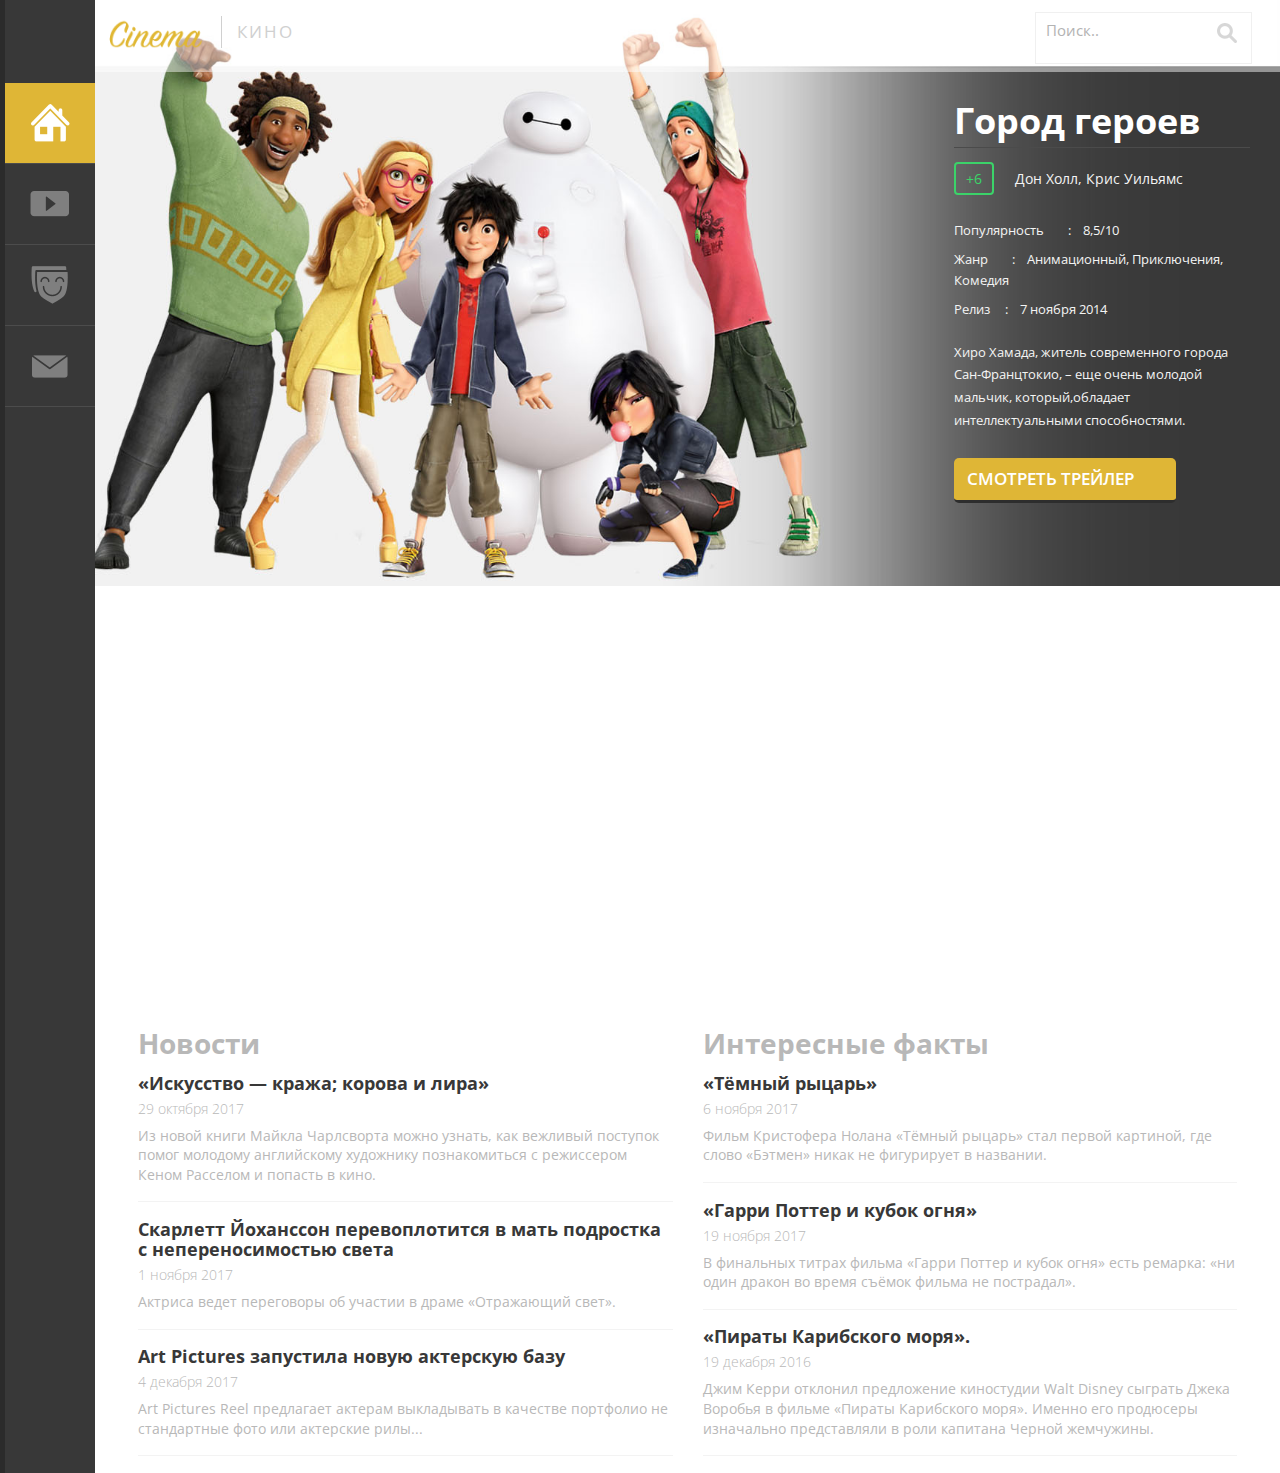
<file: curs/index.html>
<html>

<head>

<title>Cinema</title>

<link href="css/bootstrap.css" rel='stylesheet' type='text/css' />

<!-- Custom Theme files -->

<link href="css/style.css" rel="stylesheet" type="text/css" media="all" />

<meta name="viewport" content="width=device-width, initial-scale=1">

<meta http-equiv="Content-Type" content="text/html; charset=utf-8" />

<meta name="keywords" content="Cinema Responsive web template, Bootstrap Web Templates, Flat Web Templates, Andriod Compatible web template, 

Smartphone Compatible web template, free webdesigns for Nokia, Samsung, LG, SonyErricsson, Motorola web design" />

<script type="application/x-javascript"> addEventListener("load", function() { setTimeout(hideURLbar, 0); }, false); function hideURLbar(){ window.scrollTo(0,1); } </script>

<!--webfont-->

<link href='http://fonts.googleapis.com/css?family=Open+Sans:300italic,400italic,600italic,700italic,800italic,400,300,600,700,800' rel='stylesheet' type='text/css'>

</head>

<body>

	<!-- header-section-starts -->

	<div class="full">

		<div class="menu">
				<ul>
					<li><a class="active" href="index.html"><div class="hm"><i class="home1"></i><i class="home2"></i></div></a></li>
				
					<li><a href="reviews.html"><div class="video"><i class="videos"></i><i class="videos1"></i></div></a></li>
				<li><a href="videos.html"><div class="cat"><i class="watching"></i><i class="watching1"></i></div></a></li>
					<li><a href="contact.html"><div class="cnt"><i class="contact"></i><i class="contact1"></i></div></a></li>
				</ul>
			</div>

		<div class="main">

		<div class="header">

			<div class="top-header">

				<div class="logo">

					<a href="index.html"><img src="images/logo.png" alt="" /></a>

				<p>Кино</p>

				</div>

				<div class="search v-search">

					<form>

						<input type="text" value="Поиск.." onfocus="this.value = '';" onblur="if (this.value == '') {this.value = 'Search..';}"/>

						<input type="submit" value="">

					</form>

				</div>

				<div class="clearfix"></div>

			</div>

			<div class="header-info">

				<h1>Город героев</h1>

				<p class="age"><a href="#">+6</a> Дон Холл, Крис Уильямс</p>

				<p class="review">Популярность	&nbsp;&nbsp;&nbsp;&nbsp;&nbsp;&nbsp;&nbsp;: &nbsp;&nbsp;  8,5/10</p>

				<p class="review reviewgo">Жанр	&nbsp;&nbsp;&nbsp;&nbsp;&nbsp;&nbsp; : &nbsp;&nbsp; Анимационный, Приключения, Комедия</p>

				<p class="review">Релиз &nbsp;&nbsp;&nbsp;&nbsp;: &nbsp;&nbsp; 7 ноября 2014</p>

				<p class="special">Хиро Хамада, житель современного города Сан-Францтокио, – еще очень молодой мальчик, который,обладает интеллектуальными способностями.</p>

				<a class="video" href="#" src="https://www.youtube.com/embed/KMrZhkNm2Jo"><i class="video1"></i>СМОТРЕТЬ ТРЕЙЛЕР</a>

			</div>

		</div>

		<div class="video">

			<iframe width="560" height="315" src="https://www.youtube.com/embed/KMrZhkNm2Jo" frameborder="0" allowfullscreen></iframe>

		</div>

		<div class="news">

	<div class="col-md-6 news-right-grid">

				<h3>Новости</h3>

				<div class="news-grid">

					<h5>«Искусство — кража; корова и лира»</h5>

					<label>29 октября 2017</label>

					<p>Из новой книги Майкла Чарлсворта можно узнать, как вежливый поступок помог молодому английскому художнику познакомиться с режиссером Кеном Расселом и попасть в кино.</p>

				</div>

				<div class="news-grid">

					<h5>Скарлетт Йоханссон перевоплотится в мать подростка с непереносимостью света</h5>

					<label>1 ноября 2017</label>

					<p>Актриса ведет переговоры об участии в драме «Отражающий свет».</p>

				</div>

					<div class="news-grid">

					<h5> Art Pictures запустила новую актерскую базу</h5>

					<label>4 декабря 2017</label>

					<p>Art Pictures Reel предлагает актерам выкладывать в качестве портфолио не стандартные фото или актерские рилы...</p>

				</div>

			</div>

				<div class="col-md-6 news-right-grid">

					<h3>Интересные факты</h3>

					<div class="news-grid">

					<h5>«Тёмный рыцарь»</h5>

					<label>6 ноября 2017</label>

					<p>Фильм Кристофера Нолана «Тёмный рыцарь» стал первой картиной, где слово «Бэтмен» никак не фигурирует в названии.</p>

				</div>	<div class="news-grid">

					<h5>«Гарри Поттер и кубок огня»</h5>

					<label>19 ноября 2017</label>

					<p>В финальных титрах фильма «Гарри Поттер и кубок огня» есть ремарка: «ни один дракон во время съёмок фильма не пострадал».</p>

				</div>

			<div class="news-grid">

					<h5>«Пираты Карибского моря».</h5>

					<label>19 декабря 2016</label>

					<p>Джим Керри отклонил предложение киностудии Walt Disney сыграть Джека Воробья в фильме «Пираты Карибского моря». Именно его продюсеры изначально представляли в роли капитана Черной жемчужины. </p>

				</div></div>

			</div>

	<div class="clearfix"></div>

	</div>	

		</div>	

</body>

</html>
</file>
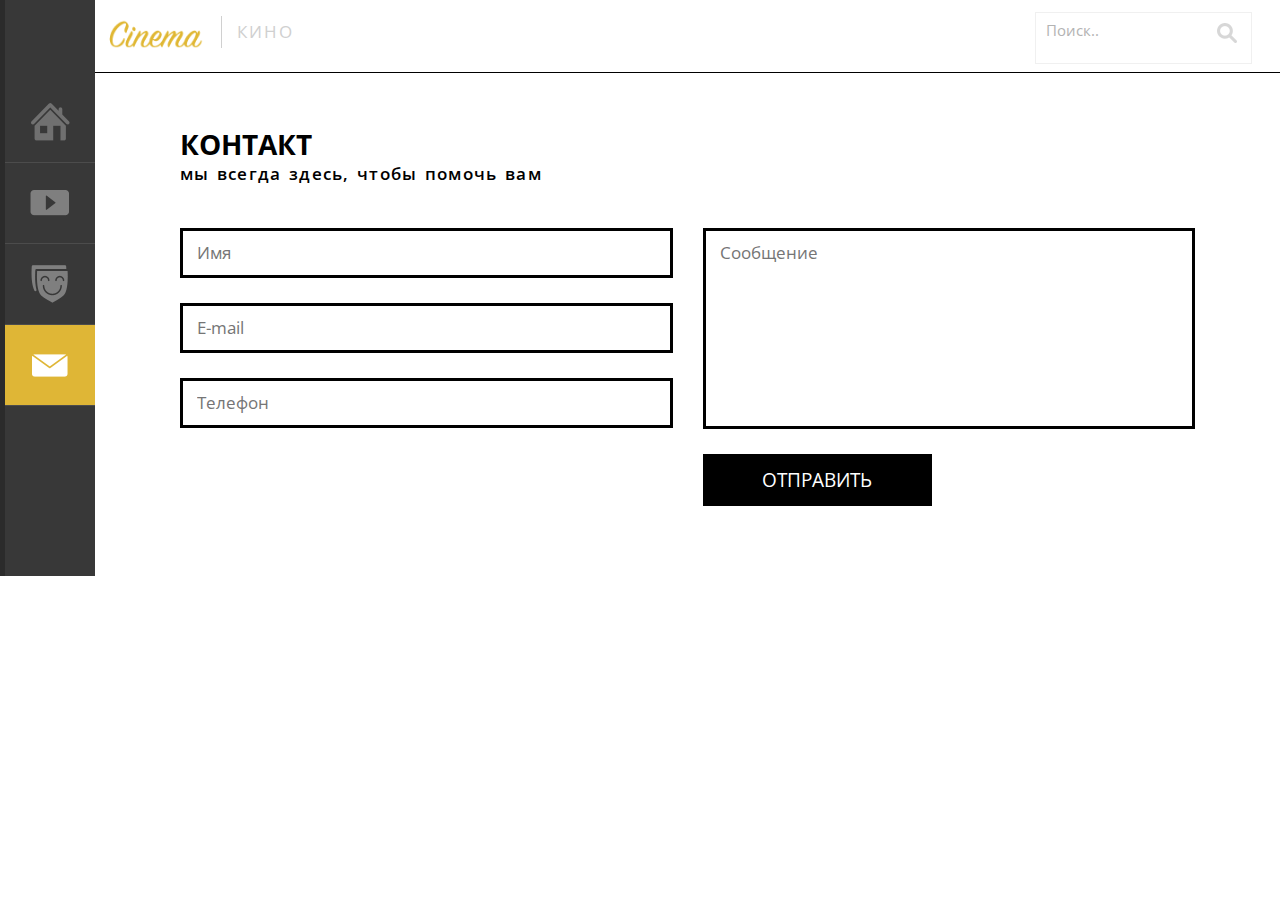
<file: curs/contact.html>
<html><head><title>Contact</title><link href="css/bootstrap.css" rel='stylesheet' type='text/css' /><!-- Custom Theme files --><link href="css/style.css" rel="stylesheet" type="text/css" media="all" /><!-- Custom Theme files --><meta name="viewport" content="width=device-width, initial-scale=1"><meta http-equiv="Content-Type" content="text/html; charset=utf-8" /><meta name="keywords" content="Cinema Responsive web template, Bootstrap Web Templates, Flat Web Templates, Andriod Compatible web template, Smartphone Compatible web template, free webdesigns for Nokia, Samsung, LG, SonyErricsson, Motorola web design" /><script type="application/x-javascript"> addEventListener("load", function() { setTimeout(hideURLbar, 0); }, false); function hideURLbar(){ window.scrollTo(0,1); } </script><!--webfont--><link href='http://fonts.googleapis.com/css?family=Open+Sans:300italic,400italic,600italic,700italic,800italic,400,300,600,700,800' rel='stylesheet' type='text/css'></head><body>	<!-- header-section-starts -->	<div class="full"><div class="menu">				<ul>					<li><a href="index.html"><div class="hm"><i class="home1"></i><i class="home2"></i></div></a></li>									<li><a href="reviews.html"><div class="video"><i class="videos"></i><i class="videos1"></i></div></a></li>				<li><a  href="videos.html"><div class="cat"><i class="watching"></i><i class="watching1"></i></div></a></li>					<li><a class="active"  href="contact.html"><div class="cnt"><i class="contact"></i><i class="contact1"></i></div></a></li>				</ul>			</div>		<div class="main">		<div class="contact-content">			<div class="top-header span_top">				<div class="logo">					<a href="index.html"><img src="images/logo.png" alt="" /></a>					<p>Кино</p>				</div>				<div class="search v-search">					<form>						<input type="text" value="Поиск.." onfocus="this.value = '';" onblur="if (this.value == '') {this.value = 'Search..';}"/>						<input type="submit" value="">					</form>				</div>				<div class="clearfix"></div>			</div>			<!---contact--><div class="main-contact">		<h3 class="head">КОНТАКТ</h3>		 <p>Мы всегда здесь, чтобы помочь вам</p>		 <div class="contact-form">			 <form>				 <div class="col-md-6 contact-left">					  <input type="text" placeholder="Имя" required/>					  <input type="text" placeholder="E-mail" required/>					  <input type="text" placeholder="Телефон" required/>				  </div>							  <div class="col-md-6 contact-right">					 <textarea placeholder="Сообщение"></textarea>					 <input type="submit" value="ОТПРАВИТЬ"/>				 </div></head>				 <div class="clearfix"></div>			 </form>	     </div>	 </div></div>	</div>		</div>	<div class="clearfix"></div>	</div></body></html>
</file>
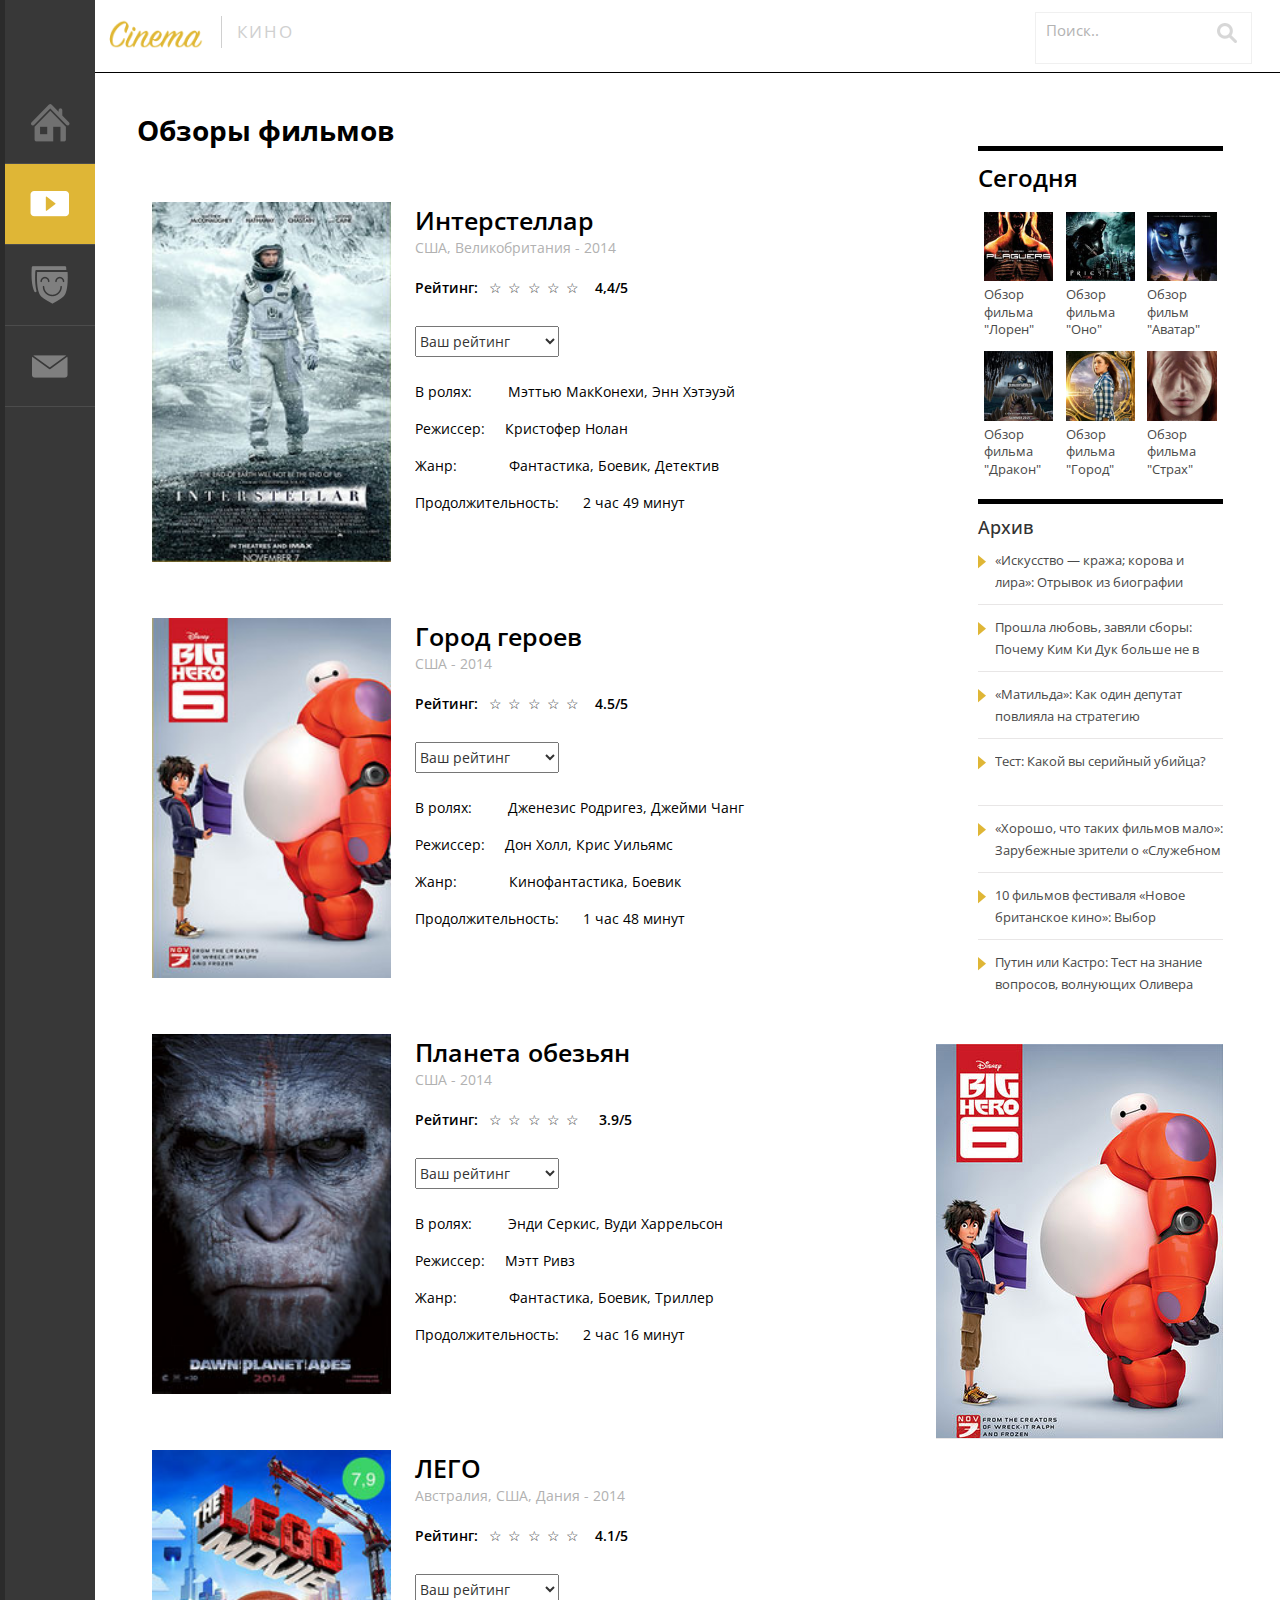
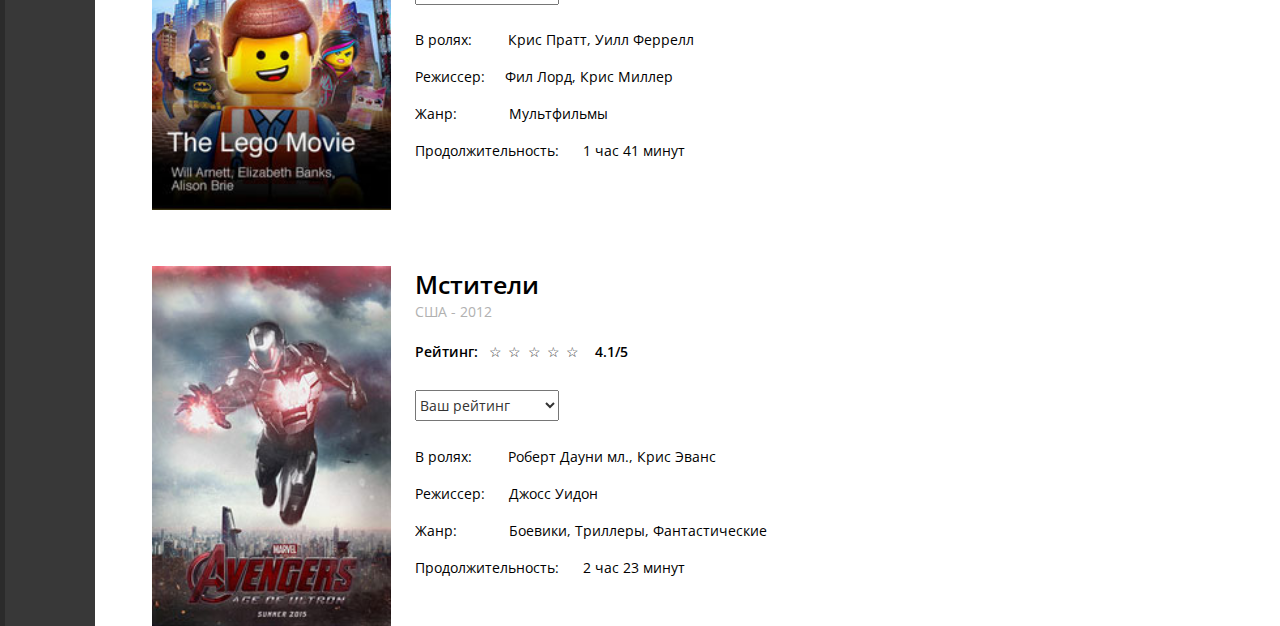
<file: curs/reviews.html>
<html><head><title>Cinema</title><link href="css/bootstrap.css" rel='stylesheet' type='text/css' /><!-- Custom Theme files --><link href="css/style.css" rel="stylesheet" type="text/css" media="all" /><meta name="viewport" content="width=device-width, initial-scale=1"><meta http-equiv="Content-Type" content="text/html; charset=utf-8" /><meta name="keywords" content="Cinema Responsive web template, Bootstrap Web Templates, Flat Web Templates, Andriod Compatible web template, Smartphone Compatible web template, free webdesigns for Nokia, Samsung, LG, SonyErricsson, Motorola web design" /><script type="application/x-javascript"> addEventListener("load", function() { setTimeout(hideURLbar, 0); }, false); function hideURLbar(){ window.scrollTo(0,1); } </script><!--webfont--><link href='http://fonts.googleapis.com/css?family=Open+Sans:300italic,400italic,600italic,700italic,800italic,400,300,600,700,800' rel='stylesheet' type='text/css'></head><body>	<!-- header-section-starts -->	<div class="full">			<div class="menu">				<ul>					<li><a href="index.html"><div class="hm"><i class="home1"></i><i class="home2"></i></div></a></li>									<li><a class="active"  href="reviews.html"><div class="video"><i class="videos"></i><i class="videos1"></i></div></a></li>				<li><a href="videos.html"><div class="cat"><i class="watching"></i><i class="watching1"></i></div></a></li>					<li><a href="contact.html"><div class="cnt"><i class="contact"></i><i class="contact1"></i></div></a></li>				</ul>			</div>		<div class="main">		<div class="review-content">			<div class="top-header span_top">				<div class="logo">					<a href="index.html"><img src="images/logo.png" alt="" /></a>					<p>Кино</p>				</div>				<div class="search v-search">					<form>						<input type="text" value="Поиск.." onfocus="this.value = '';" onblur="if (this.value == '') {this.value = 'Search..';}"/>						<input type="submit" value="">					</form>				</div>				<div class="clearfix"></div>			</div>			<div class="reviews-section">				<h3 class="head">Обзоры фильмов</h3>					<div class="col-md-9 reviews-grids">						<div class="review">							<div class="movie-pic">								<a href="single.html"><img src="images/r4.jpg" alt="" /></a>							</div>							<div class="review-info">								<a class="span" href="single.html">Интерстеллар</a>								<p class="dirctr"><a href="">США, Великобритания - </a>2014</p>																<p class="ratingview">Рейтинг:</p>								<div class="rating">									<span>☆</span>									<span>☆</span>									<span>☆</span>									<span>☆</span>									<span>☆</span>								</div>								<p class="ratingview">								&nbsp;4,4/5  								</p>								<div class="clearfix"></div>								<div class="yrw">									<div class="dropdown-button">           													<select class="dropdown" tabindex="9" data-settings='{"wrapperClass":"flat"}'>										<option value="0">Ваш рейтинг</option>											<option value="1">1.плохо</option>										<option value="2">2.ниже среднего</option>										<option value="3">3.средняя</option>										<option value="4">4.выше среднего</option>										<option value="5">5.хорошо</option>										<option value="6">6.очень хорошо</option>										<option value="7">7.превосходно</option>									  </select>									</div>									<div class="clearfix"></div>								</div>								<p class="info">В ролях:&nbsp; &nbsp;&nbsp;&nbsp;&nbsp;&nbsp;&nbsp;&nbsp;Мэттью МакКонехи, Энн Хэтэуэй</p>								<p class="info">Режиссер: &nbsp;&nbsp;&nbsp;&nbsp;Кристофер Нолан</p>								<p class="info">Жанр:&nbsp;&nbsp;&nbsp;&nbsp;&nbsp;&nbsp;&nbsp;&nbsp;&nbsp;&nbsp;&nbsp;&nbsp; Фантастика, Боевик, Детектив</p>								<p class="info">Продолжительность:&nbsp;&nbsp;&nbsp; &nbsp; 2 час 49 минут</p>							</div>							<div class="clearfix"></div>						</div>						<div class="review">							<div class="movie-pic">								<a href="single1.html"><img src="images/r6.jpg" alt="" /></a>							</div>							<div class="review-info">								<a class="span" href="single1.html">Город героев</a>								<p class="dirctr"><a href="">США - </a>2014</p>								<p class="ratingview">Рейтинг:</p>								<div class="rating">									<span>☆</span>									<span>☆</span>									<span>☆</span>									<span>☆</span>									<span>☆</span>								</div>								<p class="ratingview">								&nbsp;4.5/5  								</p>								<div class="clearfix"></div>								<div class="yrw">									<div class="dropdown-button">           													<select class="dropdown" tabindex="9" data-settings='{"wrapperClass":"flat"}'>									<option value="0">Ваш рейтинг</option>											<option value="1">1.плохо</option>										<option value="2">2.ниже среднего</option>										<option value="3">3.средняя</option>										<option value="4">4.выше среднего</option>										<option value="5">5.хорошо</option>										<option value="6">6.очень хорошо</option>										<option value="7">7.превосходно</option>									  </select>									</div>									<div class="clearfix"></div>								</div>									<p class="info">В ролях:&nbsp; &nbsp;&nbsp;&nbsp;&nbsp;&nbsp;&nbsp;&nbsp;Дженезис Родригез, Джейми Чанг</p>								<p class="info">Режиссер: &nbsp;&nbsp;&nbsp;&nbsp;Дон Холл, Крис Уильямс</p>								<p class="info">Жанр:&nbsp;&nbsp;&nbsp;&nbsp;&nbsp;&nbsp;&nbsp;&nbsp;&nbsp;&nbsp;&nbsp;&nbsp; Кинофантастика, Боевик</p>								<p class="info">Продолжительность:&nbsp;&nbsp;&nbsp; &nbsp; 1 час 48 минут</p>							</div>							<div class="clearfix"></div>						</div>						<div class="review">							<div class="movie-pic">								<a href="single2.html"><img src="images/r5.jpg" alt="" /></a>							</div>							<div class="review-info">								<a class="span" href="single2.html">Планета обезьян</a>								<p class="dirctr"><a href=""> США - </a>2014</p>								<div class="clearfix"></div>								<p class="ratingview c-rating">Рейтинг:</p>								<div class="rating c-rating">									<span>☆</span>									<span>☆</span>									<span>☆</span>									<span>☆</span>									<span>☆</span>								</div> 									<p class="ratingview c-rating">																&nbsp; 3.9/5</p>								<div class="clearfix"></div>								<div class="yrw">									<div class="dropdown-button">           													<select class="dropdown" tabindex="9" data-settings='{"wrapperClass":"flat"}'>										<option value="0">Ваш рейтинг</option>											<option value="1">1.плохо</option>										<option value="2">2.ниже среднего</option>										<option value="3">3.средняя</option>										<option value="4">4.выше среднего</option>										<option value="5">5.хорошо</option>										<option value="6">6.очень хорошо</option>										<option value="7">7.превосходно</option>									  </select>									</div>									<div class="clearfix"></div>								</div>									<p class="info">В ролях:&nbsp; &nbsp;&nbsp;&nbsp;&nbsp;&nbsp;&nbsp;&nbsp;Энди Серкис, Вуди Харрельсон</p>								<p class="info">Режиссер: &nbsp;&nbsp;&nbsp;&nbsp;Мэтт Ривз</p>								<p class="info">Жанр:&nbsp;&nbsp;&nbsp;&nbsp;&nbsp;&nbsp;&nbsp;&nbsp;&nbsp;&nbsp;&nbsp;&nbsp; Фантастика, Боевик, Триллер</p>								<p class="info">Продолжительность:&nbsp;&nbsp;&nbsp; &nbsp; 2 час 16 минут</p>							</div>							<div class="clearfix"></div>						</div>						<div class="review">							<div class="movie-pic">								<a href="single3.html"><img src="images/r1.jpg" alt="" /></a>							</div>							<div class="review-info">								<a class="span" href="single3.html">ЛЕГО</a>								<p class="dirctr"><a href="">Австралия, США, Дания - </a>2014</p>								<p class="ratingview">Рейтинг:</p>								<div class="rating">									<span>☆</span>									<span>☆</span>									<span>☆</span>									<span>☆</span>									<span>☆</span>								</div>								<p class="ratingview">								&nbsp;4.1/5  								</p>								<div class="clearfix"></div>								<div class="yrw">									<div class="dropdown-button">           													<select class="dropdown" tabindex="9" data-settings='{"wrapperClass":"flat"}'>										<option value="0">Ваш рейтинг</option>											<option value="1">1.плохо</option>										<option value="2">2.ниже среднего</option>										<option value="3">3.средняя</option>										<option value="4">4.выше среднего</option>										<option value="5">5.хорошо</option>										<option value="6">6.очень хорошо</option>										<option value="7">7.превосходно</option>									  </select>									</div>									<div class="clearfix"></div>								</div>							<p class="info">В ролях:&nbsp; &nbsp;&nbsp;&nbsp;&nbsp;&nbsp;&nbsp;&nbsp;Крис Пратт, Уилл Феррелл</p>								<p class="info">Режиссер: &nbsp;&nbsp;&nbsp;&nbsp;Фил Лорд, Крис Миллер</p>								<p class="info">Жанр:&nbsp;&nbsp;&nbsp;&nbsp;&nbsp;&nbsp;&nbsp;&nbsp;&nbsp;&nbsp;&nbsp;&nbsp; Мультфильмы</p>								<p class="info">Продолжительность:&nbsp;&nbsp;&nbsp; &nbsp; 1 час 41 минут</p>							</div>							<div class="clearfix"></div>						</div>						<div class="review">							<div class="movie-pic">								<a href="single4.html"><img src="images/r3.jpg" alt="" /></a>							</div>							<div class="review-info">								<a class="span" href="single4.html">Мстители</a>								<p class="dirctr"><a href="">США - </a>2012</p>								<p class="ratingview">Рейтинг:</p>								<div class="rating">									<span>☆</span>									<span>☆</span>									<span>☆</span>									<span>☆</span>									<span>☆</span>								</div>								<p class="ratingview">								&nbsp;4.1/5  								</p>								<div class="clearfix"></div>								<div class="yrw">									<div class="dropdown-button">           													<select class="dropdown" tabindex="9" data-settings='{"wrapperClass":"flat"}'>										<option value="0">Ваш рейтинг</option>											<option value="1">1.плохо</option>										<option value="2">2.ниже среднего</option>										<option value="3">3.средняя</option>										<option value="4">4.выше среднего</option>										<option value="5">5.хорошо</option>										<option value="6">6.очень хорошо</option>										<option value="7">7.превосходно</option>									  </select>									</div>									<div class="clearfix"></div>								</div>							<p class="info">В ролях:&nbsp; &nbsp;&nbsp;&nbsp;&nbsp;&nbsp;&nbsp;&nbsp;Роберт Дауни мл., Крис Эванс</p>								<p class="info">Режиссер: &nbsp;&nbsp;&nbsp;&nbsp; Джосс Уидон</p>								<p class="info">Жанр:&nbsp;&nbsp;&nbsp;&nbsp;&nbsp;&nbsp;&nbsp;&nbsp;&nbsp;&nbsp;&nbsp;&nbsp; Боевики, Триллеры, Фантастические </p>								<p class="info">Продолжительность:&nbsp;&nbsp;&nbsp; &nbsp; 2 час 23 минут</p>							</div>							<div class="clearfix"></div>						</div>					</div>					<div class="col-md-3 side-bar">						<div class="featured">							<h3>Сегодня</h3>							<ul>								<li>									<a href="https://www.film.ru/movies/loren"><img src="images/f1.jpg" alt="" /></a>									<p>Обзор фильма "Лорен"</p>								</li>								<li>									<a href="https://www.film.ru/articles/strah-pod-gorodom"><img src="images/f2.jpg" alt="" /></a>									<p>Обзор фильма "Оно"</p>								</li>								<li>									<a href="https://www.film.ru/articles/storozh-avataru-svoemu-0"><img src="images/f3.jpg" alt="" /></a>									<p>Обзор фильм "Аватар"</p>								</li>								<li>									<a href="https://www.film.ru/movies/drakony"><img src="images/f4.jpg" alt="" /></a>									<p>Обзор фильма "Дракон"</p>								</li>								<li>									<a href="https://www.kinopoisk.ru/film/gorod-2015-971145/"><img src="images/f5.jpg" alt="" /></a>									<p>Обзор фильма "Город"</p>								</li>								<li>									<a href="https://www.kinopoisk.ru/film/strakh-1996-6174/"><img src="images/f6.jpg" alt="" /></a>									<p>Обзор фильма "Страх"</p>								</li>								<div class="clearfix"></div>							</ul>						</div>			<!---->				<div class="grid-top">				<h4>Архив</h4>				<ul>					<li><a href="https://www.kinopoisk.ru/article/3058732/">«Искусство — кража; корова и лира»: Отрывок из биографии Дерека Джармена </a></li>					<li><a href="https://www.kinopoisk.ru/article/3058620/">Прошла любовь, завяли сборы: Почему Ким Ки Дук больше не в моде в России</a></li>					<li><a href="https://www.kinopoisk.ru/article/3059122/">«Матильда»: Как один депутат повлияла на стратегию продвижения фильма </a> </li>					<li><a href="https://www.kinopoisk.ru/article/3059065/">Тест: Какой вы серийный убийца?</a> </li>					<li><a href="https://www.kinopoisk.ru/article/3057908/">«Хорошо, что таких фильмов мало»: Зарубежные зрители о «Служебном романе» </a> </li>					<li><a href="https://www.kinopoisk.ru/article/3057156/">10 фильмов фестиваля «Новое британское кино»: Выбор КиноПоиска</a> </li>					<li><a href="https://www.kinopoisk.ru/article/3054575/">Путин или Кастро: Тест на знание вопросов, волнующих Оливера Стоуна</a> </li>				</ul>				</div>				<div class="grid-top">				<ul id="slides"> <li class="slide showing"></li> <li class="slide"></li> <li class="slide"></li> <li class="slide"></li></ul><style>/* Первичные стили:С ними работает слайд шоу*/#slides { position: relative; height: 300px; padding: 60px; margin: 0px; list-style-type: none;}.slide { position: absolute; right: 0px; top: 0px; width: 287px; height: 412px; opacity: 0; z-index: 1; -webkit-transition: opacity 1s; -moz-transition: opacity 1s; -o-transition: opacity 1s; transition: opacity 1s;}.showing { opacity: 1; z-index: 2;}/*Второстепенные стили:Внешний вид; можете изменять*/.slide { font-size: 40px; padding: 40px; box-sizing: border-box; background: #333; color: #fff;}.slide:nth-of-type(1) {background-image: url('images/m1.jpg');}.slide:nth-of-type(2) { background-image: url('images/m2.jpg');}.slide:nth-of-type(3) {background-image: url('images/m3.jpg');}.slide:nth-of-type(4) {background-image: url('images/m4.jpg');}</style>    <script type="text/javascript">var slides = document.querySelectorAll('#slides .slide'); /*querySelectorAll получаем все слайды из контейнера.*/var currentSlide = 0;var slideInterval = setInterval(nextSlide,2000);function nextSlide() { slides[currentSlide].className = 'slide'; currentSlide = (currentSlide+1)%slides.length; slides[currentSlide].className = 'slide showing';}</script></div>					</div></div>			</div>					<div class="clearfix"></div></body></html>
</file>
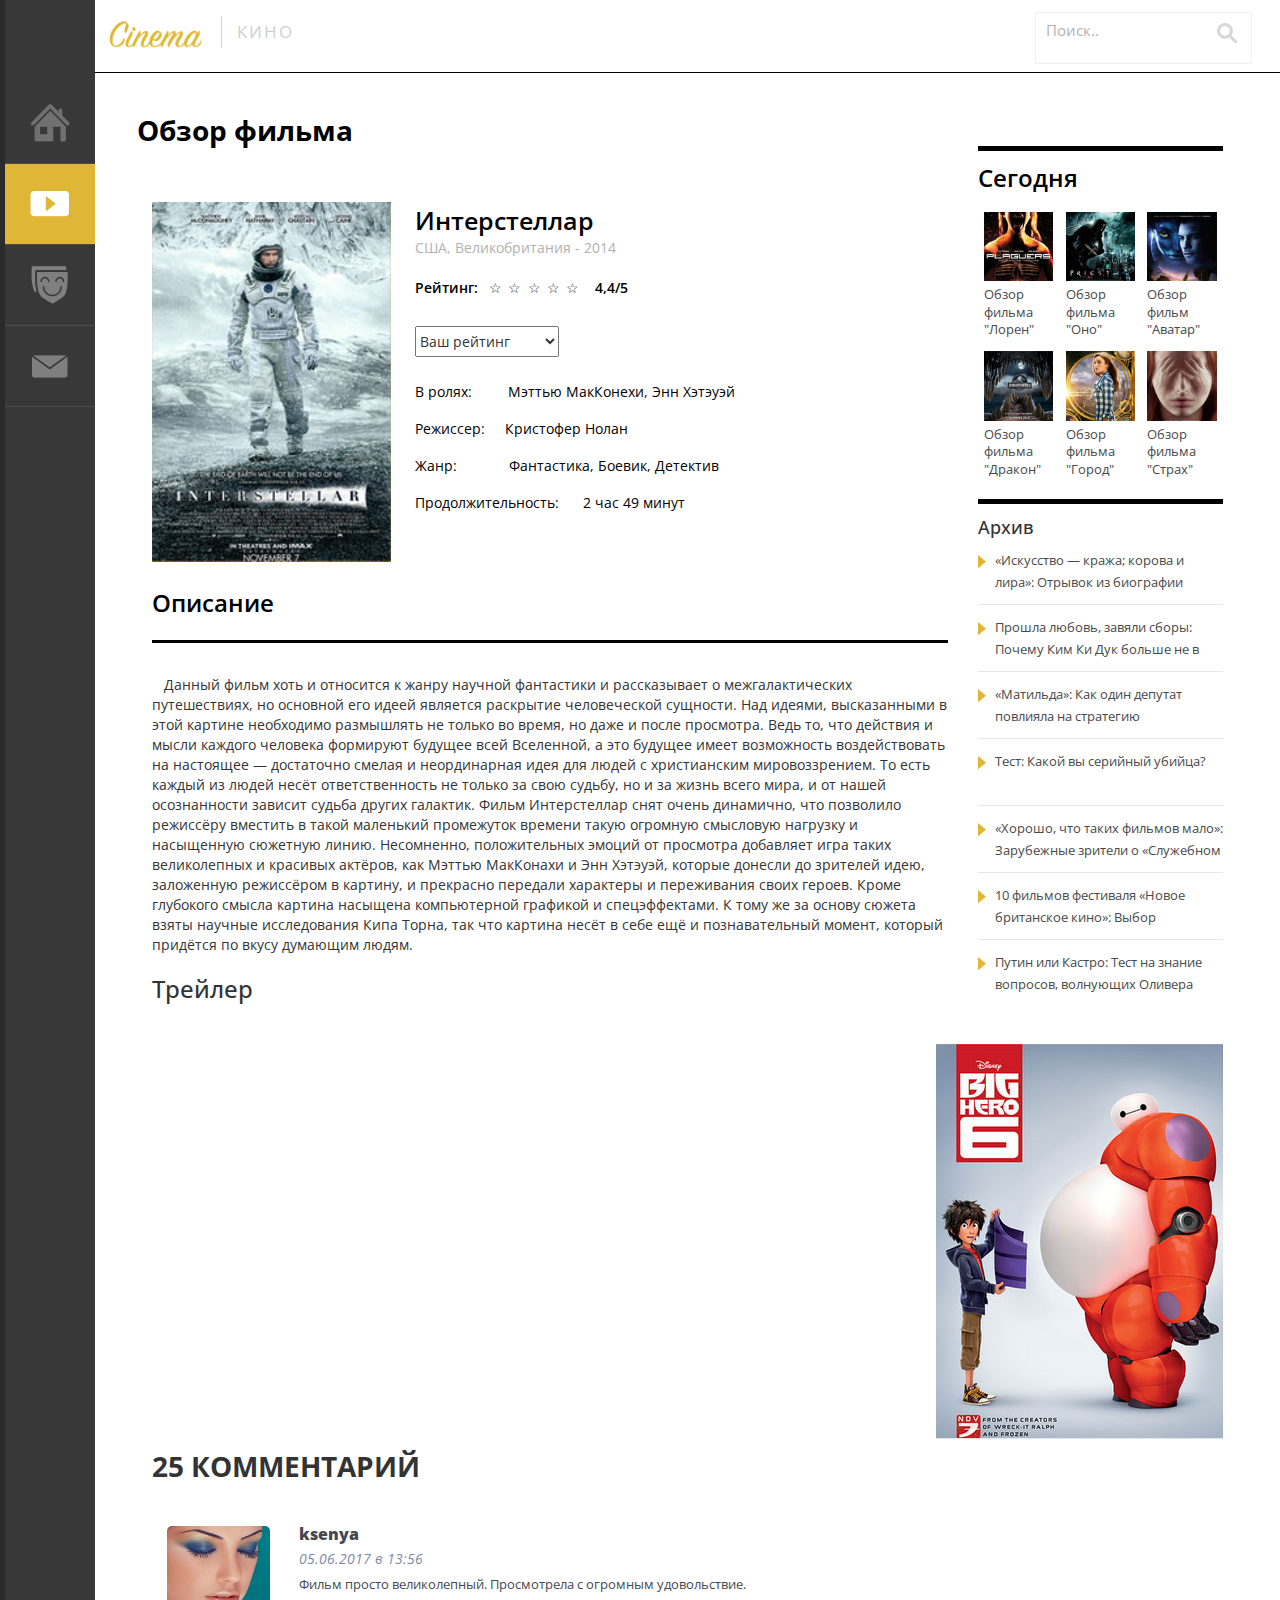
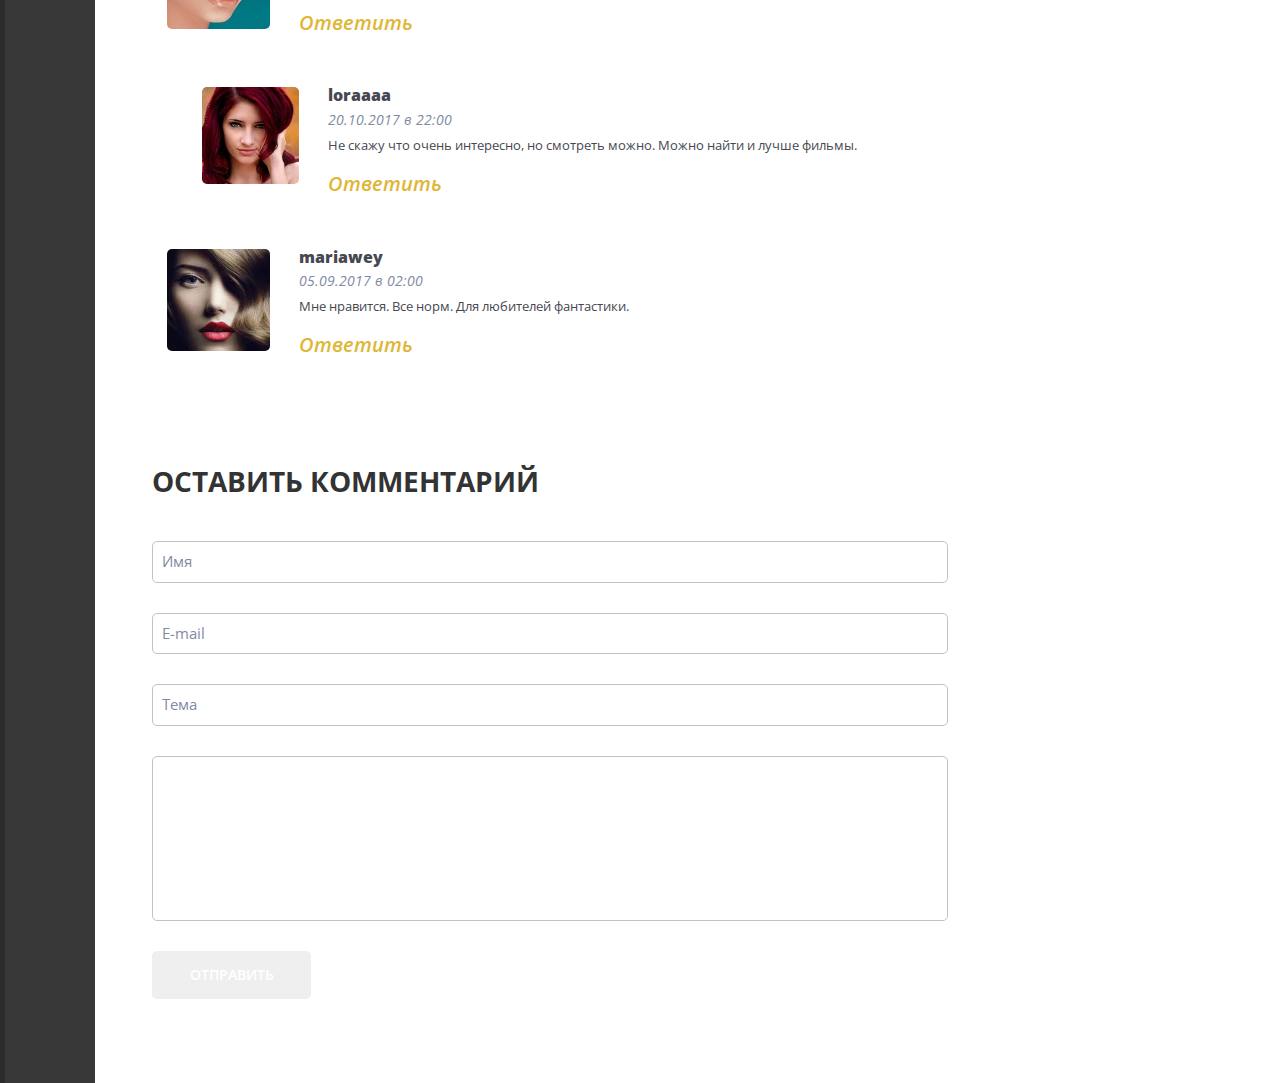
<file: curs/single.html>
<html><head><title>Cinema</title><link href="css/bootstrap.css" rel='stylesheet' type='text/css' /><!-- Custom Theme files --><link href="css/style.css" rel="stylesheet" type="text/css" media="all" /><meta name="viewport" content="width=device-width, initial-scale=1"><meta http-equiv="Content-Type" content="text/html; charset=utf-8" /><meta name="keywords" content="Cinema Responsive web template, Bootstrap Web Templates, Flat Web Templates, Andriod Compatible web template, Smartphone Compatible web template, free webdesigns for Nokia, Samsung, LG, SonyErricsson, Motorola web design" /><script type="application/x-javascript"> addEventListener("load", function() { setTimeout(hideURLbar, 0); }, false); function hideURLbar(){ window.scrollTo(0,1); } </script><!--webfont--><link href='http://fonts.googleapis.com/css?family=Open+Sans:300italic,400italic,600italic,700italic,800italic,400,300,600,700,800' rel='stylesheet' type='text/css'></head><body>	<!-- header-section-starts -->	<div class="full"><div class="menu">				<ul>					<li><a href="index.html"><div class="hm"><i class="home1"></i><i class="home2"></i></div></a></li>									<li><a class="active"  href="reviews.html"><div class="video"><i class="videos"></i><i class="videos1"></i></div></a></li>				<li><a  href="videos.html"><div class="cat"><i class="watching"></i><i class="watching1"></i></div></a></li>					<li><a href="contact.html"><div class="cnt"><i class="contact"></i><i class="contact1"></i></div></a></li>				</ul>			</div>		<div class="main">		<div class="single-content">			<div class="top-header span_top">				<div class="logo">					<a href="index.html"><img src="images/logo.png" alt="" /></a>					<p>Кино</p>				</div>				<div class="search v-search">					<form>						<input type="text" value="Поиск.." onfocus="this.value = '';" onblur="if (this.value == '') {this.value = 'Search..';}"/>						<input type="submit" value="">					</form>				</div>				<div class="clearfix"></div>			</div>			<div class="reviews-section">				<h3 class="head">Обзор фильма</h3>					<div class="col-md-9 reviews-grids">						<div class="review">							<div class="movie-pic">								<a href="single.html"><img src="images/r4.jpg" alt="" /></a>							</div>								<div class="review-info">								<a class="span" href="single.html">Интерстеллар</a>								<p class="dirctr"><a href="">США, Великобритания - </a>2014</p>																<p class="ratingview">Рейтинг:</p>								<div class="rating">									<span>☆</span>									<span>☆</span>									<span>☆</span>									<span>☆</span>									<span>☆</span>								</div>								<p class="ratingview">								&nbsp;4,4/5  								</p>								<div class="clearfix"></div>								<div class="yrw">									<div class="dropdown-button">           													<select class="dropdown" tabindex="9" data-settings='{"wrapperClass":"flat"}'>										<option value="0">Ваш рейтинг</option>											<option value="1">1.плохо</option>										<option value="2">2.ниже среднего</option>										<option value="3">3.средняя</option>										<option value="4">4.выше среднего</option>										<option value="5">5.хорошо</option>										<option value="6">6.очень хорошо</option>										<option value="7">7.превосходно</option>									  </select>									</div>									<div class="clearfix"></div>								</div>								<p class="info">В ролях:&nbsp; &nbsp;&nbsp;&nbsp;&nbsp;&nbsp;&nbsp;&nbsp;Мэттью МакКонехи, Энн Хэтэуэй</p>								<p class="info">Режиссер: &nbsp;&nbsp;&nbsp;&nbsp;Кристофер Нолан</p>								<p class="info">Жанр:&nbsp;&nbsp;&nbsp;&nbsp;&nbsp;&nbsp;&nbsp;&nbsp;&nbsp;&nbsp;&nbsp;&nbsp; Фантастика, Боевик, Детектив</p>								<p class="info">Продолжительность:&nbsp;&nbsp;&nbsp; &nbsp; 2 час 49 минут</p>							</div>							<div class="clearfix"></div>						</div>						<div class="single">							<h3>Описание</h3>						</div>							<div class="best-review">								<p>&nbsp; &nbsp;Данный фильм хоть и относится к жанру научной фантастики и рассказывает о межгалактических путешествиях, но основной его идеей является раскрытие человеческой сущности. Над идеями, высказанными в этой картине необходимо размышлять не только во время, но даже и после просмотра. Ведь то, что действия и мысли каждого человека формируют будущее всей Вселенной, а это будущее имеет возможность воздействовать на настоящее — достаточно смелая и неординарная идея для людей с христианским мировоззрением.									То есть каждый из людей несёт ответственность не только за свою судьбу, но и за жизнь всего мира, и от нашей осознанности зависит судьба других галактик. Фильм Интерстеллар снят очень динамично, что позволило режиссёру вместить в такой маленький промежуток времени такую огромную смысловую нагрузку и насыщенную сюжетную линию. Несомненно, положительных эмоций от просмотра добавляет игра таких великолепных и красивых актёров, как Мэттью МакКонахи и Энн Хэтэуэй, которые донесли до зрителей идею, заложенную режиссёром в картину, и прекрасно передали характеры и переживания своих героев. Кроме глубокого смысла картина насыщена компьютерной графикой и спецэффектами. К тому же за основу сюжета взяты научные исследования Кипа Торна, так что картина несёт в себе ещё и познавательный момент, который придётся по вкусу думающим людям.</p>							</div>												<h3>Трейлер</h3>&nbsp; &nbsp;&nbsp; &nbsp;&nbsp; &nbsp;							<div class="video">			<iframe width="560" height="315" src="https://www.youtube.com/embed/6ybBuTETr3U" frameborder="0" allowfullscreen></iframe>		</div>							<!-- comments-section-starts -->	    <div class="comments-section">	        <div class="comments-section-head">				<div class="comments-section-head-text">					<h3>25 комментарий</h3>				</div>				<div class="clearfix"></div>		    </div>			<div class="comments-section-grids">				<div class="comments-section-grid">					<div class="col-md-2 comments-section-grid-image">						<img src="images/eye-brow.jpg" class="img-responsive" alt="" />					</div>					<div class="col-md-10 comments-section-grid-text">						<h4><a href="#">ksenya</a></h4>						<label>05.06.2017 в 13:56   </label>						<p>Фильм просто великолепный. Просмотрела с огромным удовольствие.</p>						<span><a href="#">Ответить</a></span>						<i class="rply-arrow"></i>					</div>					<div class="clearfix"></div>				</div>				<div class="comments-section-grid comments-section-middle-grid">					<div class="col-md-2 comments-section-grid-image">						<img src="images/beauty.jpg" class="img-responsive" alt="" />					</div>					<div class="col-md-10 comments-section-grid-text">						<h4><a href="#">loraaaa</a></h4>						<label>20.10.2017 в 22:00   </label>						<p>Не скажу что очень интересно, но смотреть можно. Можно найти и лучше фильмы. </p>						<span><a href="#">Ответить</a></span>						<i class="rply-arrow"></i>					</div>					<div class="clearfix"></div>				</div>				<div class="comments-section-grid">					<div class="col-md-2 comments-section-grid-image">						<img src="images/stylish.jpg" class="img-responsive" alt="" />					</div>					<div class="col-md-10 comments-section-grid-text">						<h4><a href="#">mariawey</a></h4>						<label>05.09.2017 в 02:00   </label>						<p>Мне нравится. Все норм. Для любителей фантастики.</p>						<span><a href="#">Ответить</a></span>						<i class="rply-arrow"></i>					</div>					<div class="clearfix"></div>				</div>			</div>	    </div>	  <!-- comments-section-ends -->		  <div class="reply-section">			  <div class="reply-section-head">				  <div class="reply-section-head-text">					  <h3>Оставить комментарий</h3>				  </div>			  </div> 			<div class="blog-form">			    <form>					<input type="text" class="text" value="Имя" onfocus="this.value = '';" onblur="if (this.value == '') {this.value = 'Enter Name';}">					<input type="text" class="text" value="E-mail" onfocus="this.value = '';" onblur="if (this.value == '') {this.value = 'Enter Email';}">					<input type="text" class="text" value="Тема" onfocus="this.value = '';" onblur="if (this.value == '') {this.value = 'Subject';}">					<textarea></textarea>					<input type="button" value="отправить">			    </form>			 </div>		  </div>		  </div>					<div class="col-md-3 side-bar">						<div class="featured">							<h3>Сегодня</h3>							<ul>								<li>									<a href="https://www.film.ru/movies/loren"><img src="images/f1.jpg" alt="" /></a>									<p>Обзор фильма "Лорен"</p>								</li>								<li>									<a href="https://www.film.ru/articles/strah-pod-gorodom"><img src="images/f2.jpg" alt="" /></a>									<p>Обзор фильма "Оно"</p>								</li>								<li>									<a href="https://www.film.ru/articles/storozh-avataru-svoemu-0"><img src="images/f3.jpg" alt="" /></a>									<p>Обзор фильм "Аватар"</p>								</li>								<li>									<a href="https://www.film.ru/movies/drakony"><img src="images/f4.jpg" alt="" /></a>									<p>Обзор фильма "Дракон"</p>								</li>								<li>									<a href="https://www.kinopoisk.ru/film/gorod-2015-971145/"><img src="images/f5.jpg" alt="" /></a>									<p>Обзор фильма "Город"</p>								</li>								<li>									<a href="https://www.kinopoisk.ru/film/strakh-1996-6174/"><img src="images/f6.jpg" alt="" /></a>									<p>Обзор фильма "Страх"</p>								</li>								<div class="clearfix"></div>							</ul>						</div>			<!---->				<div class="grid-top">				<h4>Архив</h4>				<ul>					<li><a href="https://www.kinopoisk.ru/article/3058732/">«Искусство — кража; корова и лира»: Отрывок из биографии Дерека Джармена </a></li>					<li><a href="https://www.kinopoisk.ru/article/3058620/">Прошла любовь, завяли сборы: Почему Ким Ки Дук больше не в моде в России</a></li>					<li><a href="https://www.kinopoisk.ru/article/3059122/">«Матильда»: Как один депутат повлияла на стратегию продвижения фильма </a> </li>					<li><a href="https://www.kinopoisk.ru/article/3059065/">Тест: Какой вы серийный убийца?</a> </li>					<li><a href="https://www.kinopoisk.ru/article/3057908/">«Хорошо, что таких фильмов мало»: Зарубежные зрители о «Служебном романе» </a> </li>					<li><a href="https://www.kinopoisk.ru/article/3057156/">10 фильмов фестиваля «Новое британское кино»: Выбор КиноПоиска</a> </li>					<li><a href="https://www.kinopoisk.ru/article/3054575/">Путин или Кастро: Тест на знание вопросов, волнующих Оливера Стоуна</a> </li>				</ul>				</div>								<div class="grid-top">				<ul id="slides"> <li class="slide showing"></li> <li class="slide"></li> <li class="slide"></li> <li class="slide"></li></ul><style>/* Первичные стили:С ними работает слайд шоу*/#slides { position: relative; height: 300px; padding: 60px; margin: 0px; list-style-type: none;}.slide { position: absolute; right: 0px; top: 0px; width: 287px; height: 412px; opacity: 0; z-index: 1; -webkit-transition: opacity 1s; -moz-transition: opacity 1s; -o-transition: opacity 1s; transition: opacity 1s;}.showing { opacity: 1; z-index: 2;}/*Второстепенные стили:Внешний вид; можете изменять*/.slide { font-size: 40px; padding: 40px; box-sizing: border-box; background: #333; color: #fff;}.slide:nth-of-type(1) {background-image: url('images/m1.jpg');}.slide:nth-of-type(2) { background-image: url('images/m2.jpg');}.slide:nth-of-type(3) {background-image: url('images/m3.jpg');}.slide:nth-of-type(4) {background-image: url('images/m4.jpg');}</style>    <script type="text/javascript">var slides = document.querySelectorAll('#slides .slide'); /*querySelectorAll получаем все слайды из контейнера.*/var currentSlide = 0;var slideInterval = setInterval(nextSlide,2000);function nextSlide() { slides[currentSlide].className = 'slide'; currentSlide = (currentSlide+1)%slides.length; slides[currentSlide].className = 'slide showing';}</script></div>			</div>					<div class="clearfix"></div>			</div>			</div></body></html>
</file>
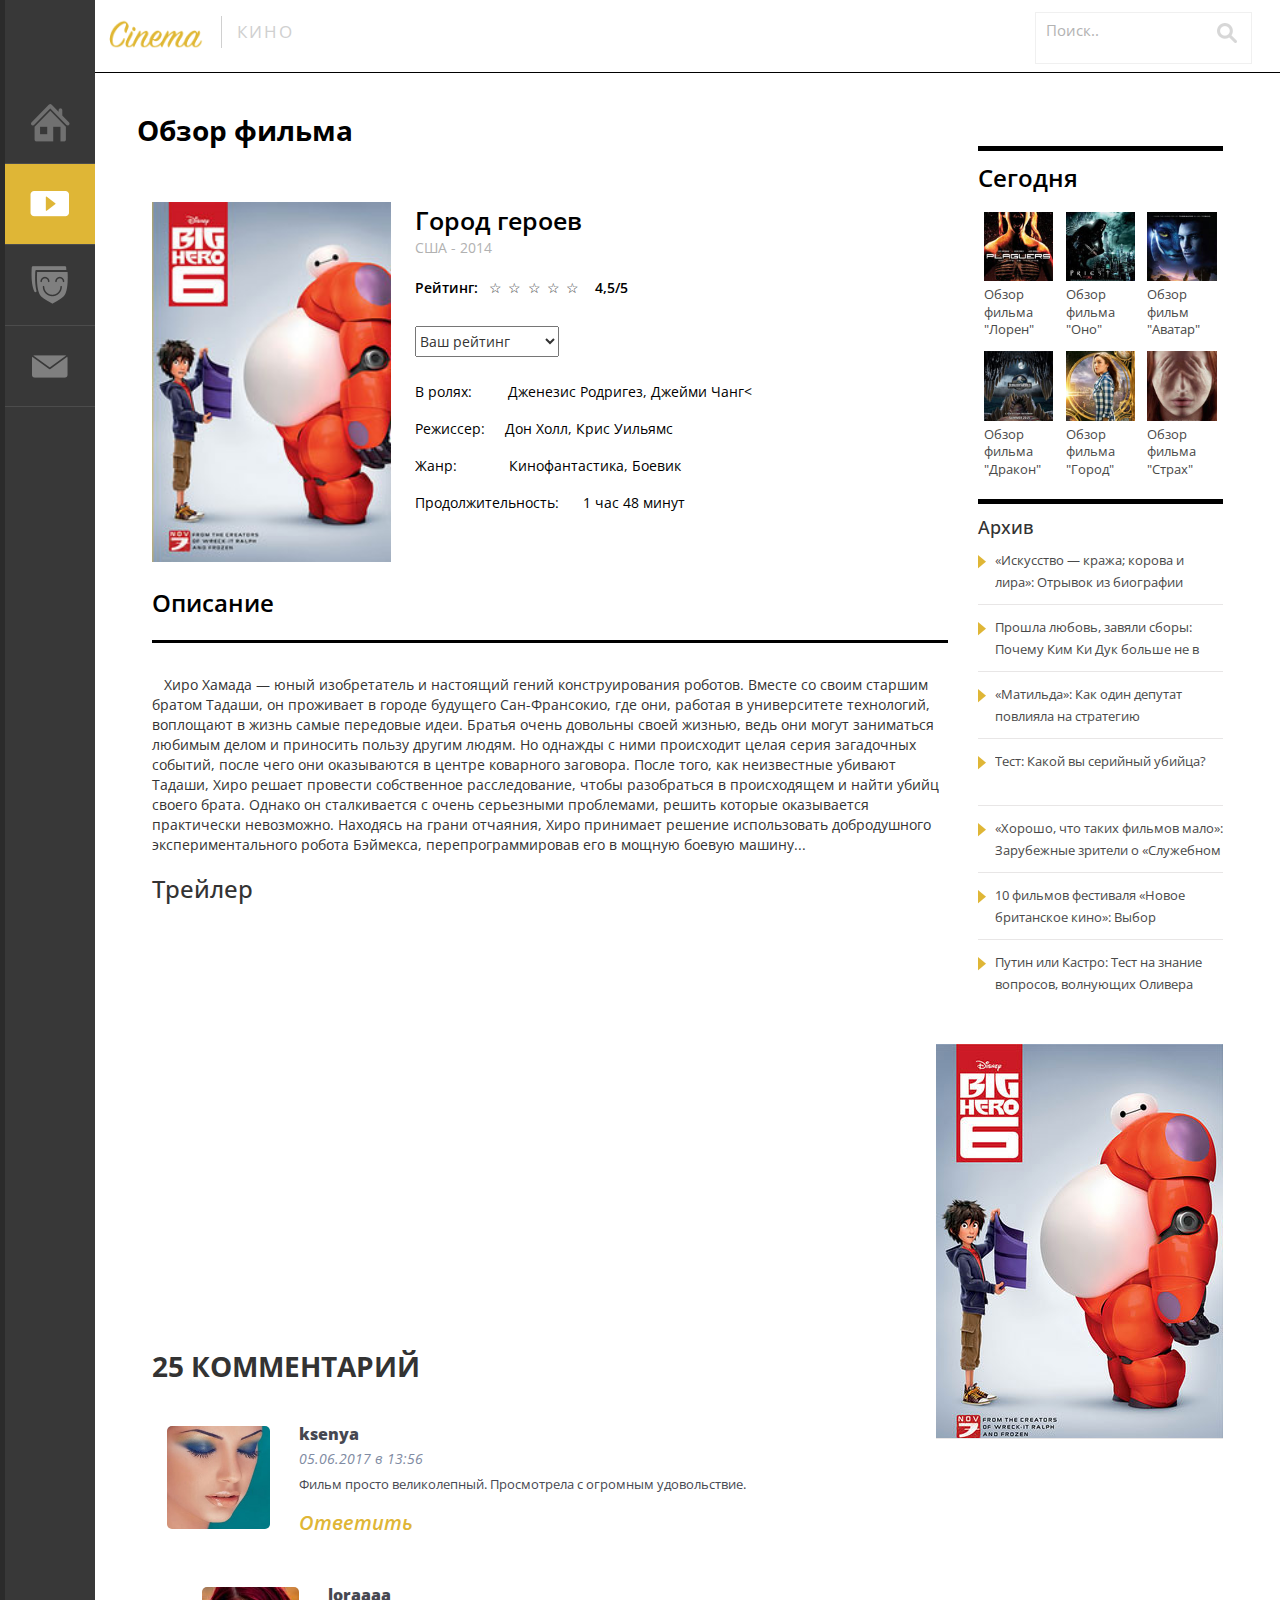
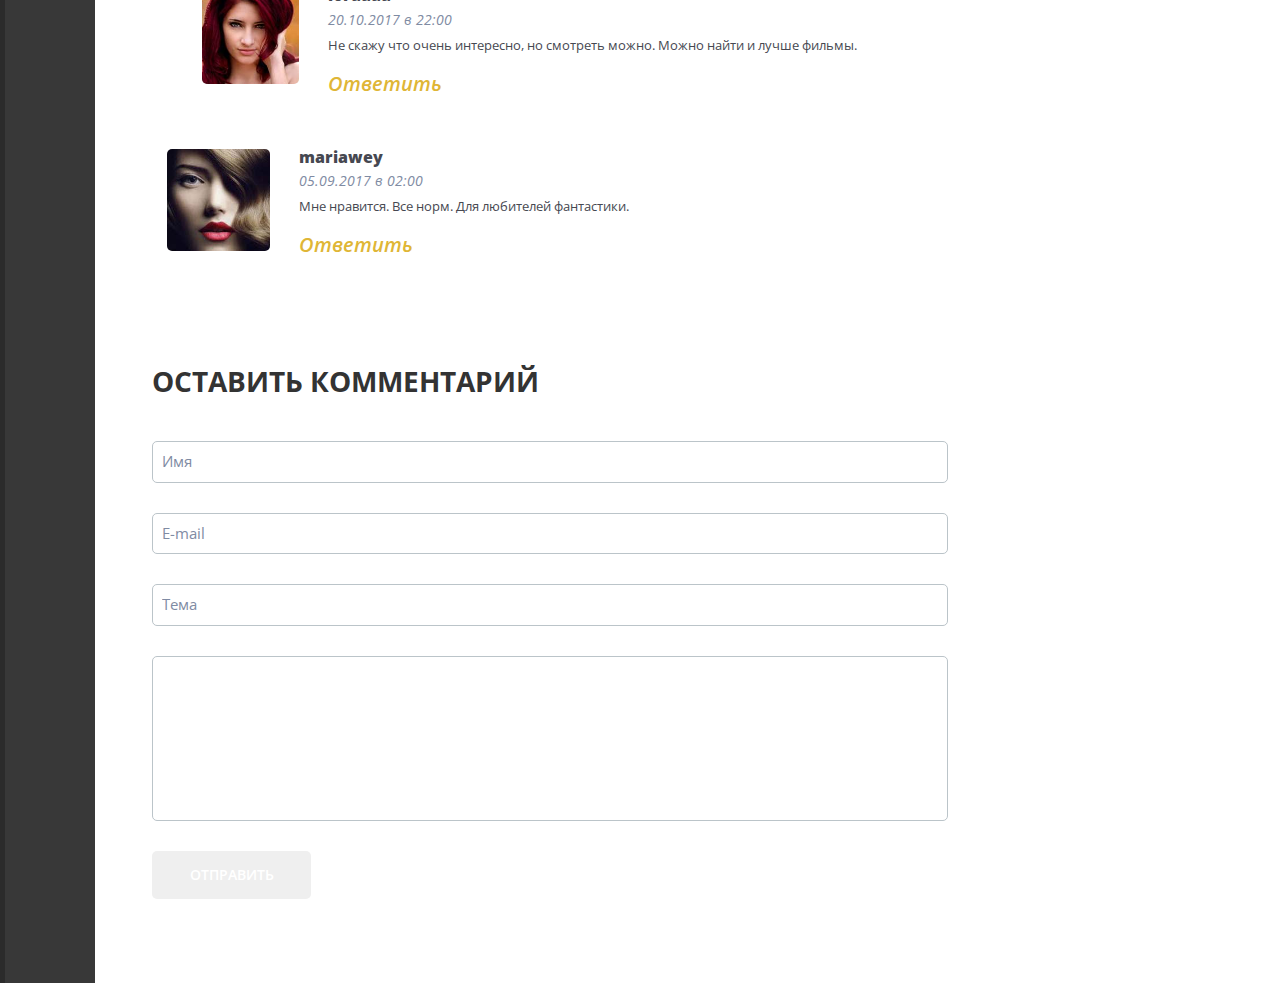
<file: curs/single1.html>
<html><head><title>Cinema</title><link href="css/bootstrap.css" rel='stylesheet' type='text/css' /><!-- Custom Theme files --><link href="css/style.css" rel="stylesheet" type="text/css" media="all" /><meta name="viewport" content="width=device-width, initial-scale=1"><meta http-equiv="Content-Type" content="text/html; charset=utf-8" /><meta name="keywords" content="Cinema Responsive web template, Bootstrap Web Templates, Flat Web Templates, Andriod Compatible web template, Smartphone Compatible web template, free webdesigns for Nokia, Samsung, LG, SonyErricsson, Motorola web design" /><script type="application/x-javascript"> addEventListener("load", function() { setTimeout(hideURLbar, 0); }, false); function hideURLbar(){ window.scrollTo(0,1); } </script><!--webfont--><link href='http://fonts.googleapis.com/css?family=Open+Sans:300italic,400italic,600italic,700italic,800italic,400,300,600,700,800' rel='stylesheet' type='text/css'></head><body>	<!-- header-section-starts -->	<div class="full">			<div class="menu">				<ul>					<li><a href="index.html"><div class="hm"><i class="home1"></i><i class="home2"></i></div></a></li>									<li><a class="active" href="reviews.html"><div class="video"><i class="videos"></i><i class="videos1"></i></div></a></li>				<li><a href="videos.html"><div class="cat"><i class="watching"></i><i class="watching1"></i></div></a></li>					<li><a href="contact.html"><div class="cnt"><i class="contact"></i><i class="contact1"></i></div></a></li>				</ul>			</div>		<div class="main">		<div class="single-content">			<div class="top-header span_top">				<div class="logo">					<a href="index.html"><img src="images/logo.png" alt="" /></a>					<p>Кино</p>				</div>				<div class="search v-search">					<form>						<input type="text" value="Поиск.." onfocus="this.value = '';" onblur="if (this.value == '') {this.value = 'Search..';}"/>						<input type="submit" value="">					</form>				</div>				<div class="clearfix"></div>			</div>			<div class="reviews-section">				<h3 class="head">Обзор фильма</h3>					<div class="col-md-9 reviews-grids">						<div class="review">							<div class="movie-pic">								<a href="single1.html"><img src="images/r6.jpg" alt="" /></a>							</div>								<div class="review-info">								<a class="span" href="single1.html">Город героев</a>								<p class="dirctr"><a href="">США - </a>2014</p>																<p class="ratingview">Рейтинг:</p>								<div class="rating">									<span>☆</span>									<span>☆</span>									<span>☆</span>									<span>☆</span>									<span>☆</span>								</div>								<p class="ratingview">								&nbsp;4,5/5  								</p>								<div class="clearfix"></div>								<div class="yrw">									<div class="dropdown-button">           													<select class="dropdown" tabindex="9" data-settings='{"wrapperClass":"flat"}'>										<option value="0">Ваш рейтинг</option>											<option value="1">1.плохо</option>										<option value="2">2.ниже среднего</option>										<option value="3">3.средняя</option>										<option value="4">4.выше среднего</option>										<option value="5">5.хорошо</option>										<option value="6">6.очень хорошо</option>										<option value="7">7.превосходно</option>									  </select>									</div>									<div class="clearfix"></div>								</div>								<p class="info">В ролях:&nbsp; &nbsp;&nbsp;&nbsp;&nbsp;&nbsp;&nbsp;&nbsp;Дженезис Родригез, Джейми Чанг<</p>								<p class="info">Режиссер: &nbsp;&nbsp;&nbsp;&nbsp;Дон Холл, Крис Уильямс</p>								<p class="info">Жанр:&nbsp;&nbsp;&nbsp;&nbsp;&nbsp;&nbsp;&nbsp;&nbsp;&nbsp;&nbsp;&nbsp;&nbsp; Кинофантастика, Боевик</p>								<p class="info">Продолжительность:&nbsp;&nbsp;&nbsp; &nbsp; 1 час 48 минут</p>							</div>							<div class="clearfix"></div>						</div>						<div class="single">							<h3>Описание</h3>						</div>							<div class="best-review">								<p>&nbsp; &nbsp;Хиро Хамада — юный изобретатель и настоящий гений конструирования роботов. Вместе со своим старшим братом Тадаши, он проживает в городе будущего Сан-Франсокио, где они, работая в университете технологий, воплощают в жизнь самые передовые идеи. Братья очень довольны своей жизнью, ведь они могут заниматься любимым делом и приносить пользу другим людям. Но однажды с ними происходит целая серия загадочных событий, после чего они оказываются в центре коварного заговора. После того, как неизвестные убивают Тадаши, Хиро решает провести собственное расследование, чтобы разобраться в происходящем и найти убийц своего брата. Однако он сталкивается с очень серьезными проблемами, решить которые оказывается практически невозможно. Находясь на грани отчаяния, Хиро принимает решение использовать добродушного экспериментального робота Бэймекса, перепрограммировав его в мощную боевую машину...</p>							</div>												<h3>Трейлер</h3>&nbsp; &nbsp;&nbsp; &nbsp;&nbsp; &nbsp;							<div class="video">			<iframe width="560" height="315" src="https://www.youtube.com/embed/KMrZhkNm2Jo" frameborder="0" allowfullscreen></iframe>		</div>							<!-- comments-section-starts -->	    <div class="comments-section">	        <div class="comments-section-head">				<div class="comments-section-head-text">					<h3>25 комментарий</h3>				</div>				<div class="clearfix"></div>		    </div>			<div class="comments-section-grids">				<div class="comments-section-grid">					<div class="col-md-2 comments-section-grid-image">						<img src="images/eye-brow.jpg" class="img-responsive" alt="" />					</div>					<div class="col-md-10 comments-section-grid-text">						<h4><a href="#">ksenya</a></h4>						<label>05.06.2017 в 13:56   </label>						<p>Фильм просто великолепный. Просмотрела с огромным удовольствие.</p>						<span><a href="#">Ответить</a></span>						<i class="rply-arrow"></i>					</div>					<div class="clearfix"></div>				</div>				<div class="comments-section-grid comments-section-middle-grid">					<div class="col-md-2 comments-section-grid-image">						<img src="images/beauty.jpg" class="img-responsive" alt="" />					</div>					<div class="col-md-10 comments-section-grid-text">						<h4><a href="#">loraaaa</a></h4>						<label>20.10.2017 в 22:00   </label>						<p>Не скажу что очень интересно, но смотреть можно. Можно найти и лучше фильмы. </p>						<span><a href="#">Ответить</a></span>						<i class="rply-arrow"></i>					</div>					<div class="clearfix"></div>				</div>				<div class="comments-section-grid">					<div class="col-md-2 comments-section-grid-image">						<img src="images/stylish.jpg" class="img-responsive" alt="" />					</div>					<div class="col-md-10 comments-section-grid-text">						<h4><a href="#">mariawey</a></h4>						<label>05.09.2017 в 02:00   </label>						<p>Мне нравится. Все норм. Для любителей фантастики.</p>						<span><a href="#">Ответить</a></span>						<i class="rply-arrow"></i>					</div>					<div class="clearfix"></div>				</div>			</div>	    </div>	  <!-- comments-section-ends -->		  <div class="reply-section">			  <div class="reply-section-head">				  <div class="reply-section-head-text">					  <h3>Оставить комментарий</h3>				  </div>			  </div> 			<div class="blog-form">			    <form>					<input type="text" class="text" value="Имя" onfocus="this.value = '';" onblur="if (this.value == '') {this.value = 'Enter Name';}">					<input type="text" class="text" value="E-mail" onfocus="this.value = '';" onblur="if (this.value == '') {this.value = 'Enter Email';}">					<input type="text" class="text" value="Тема" onfocus="this.value = '';" onblur="if (this.value == '') {this.value = 'Subject';}">					<textarea></textarea>					<input type="button" value="отправить">			    </form>			 </div>		  </div>		  </div>					<div class="col-md-3 side-bar">						<div class="featured">							<h3>Сегодня</h3>							<ul>								<li>									<a href="https://www.film.ru/movies/loren"><img src="images/f1.jpg" alt="" /></a>									<p>Обзор фильма "Лорен"</p>								</li>								<li>									<a href="https://www.film.ru/articles/strah-pod-gorodom"><img src="images/f2.jpg" alt="" /></a>									<p>Обзор фильма "Оно"</p>								</li>								<li>									<a href="https://www.film.ru/articles/storozh-avataru-svoemu-0"><img src="images/f3.jpg" alt="" /></a>									<p>Обзор фильм "Аватар"</p>								</li>								<li>									<a href="https://www.film.ru/movies/drakony"><img src="images/f4.jpg" alt="" /></a>									<p>Обзор фильма "Дракон"</p>								</li>								<li>									<a href="https://www.kinopoisk.ru/film/gorod-2015-971145/"><img src="images/f5.jpg" alt="" /></a>									<p>Обзор фильма "Город"</p>								</li>								<li>									<a href="https://www.kinopoisk.ru/film/strakh-1996-6174/"><img src="images/f6.jpg" alt="" /></a>									<p>Обзор фильма "Страх"</p>								</li>								<div class="clearfix"></div>							</ul>						</div>			<!---->				<div class="grid-top">				<h4>Архив</h4>				<ul>					<li><a href="https://www.kinopoisk.ru/article/3058732/">«Искусство — кража; корова и лира»: Отрывок из биографии Дерека Джармена </a></li>					<li><a href="https://www.kinopoisk.ru/article/3058620/">Прошла любовь, завяли сборы: Почему Ким Ки Дук больше не в моде в России</a></li>					<li><a href="https://www.kinopoisk.ru/article/3059122/">«Матильда»: Как один депутат повлияла на стратегию продвижения фильма </a> </li>					<li><a href="https://www.kinopoisk.ru/article/3059065/">Тест: Какой вы серийный убийца?</a> </li>					<li><a href="https://www.kinopoisk.ru/article/3057908/">«Хорошо, что таких фильмов мало»: Зарубежные зрители о «Служебном романе» </a> </li>					<li><a href="https://www.kinopoisk.ru/article/3057156/">10 фильмов фестиваля «Новое британское кино»: Выбор КиноПоиска</a> </li>					<li><a href="https://www.kinopoisk.ru/article/3054575/">Путин или Кастро: Тест на знание вопросов, волнующих Оливера Стоуна</a> </li>				</ul>				</div>								<div class="grid-top">				<ul id="slides"> <li class="slide showing"></li> <li class="slide"></li> <li class="slide"></li> <li class="slide"></li></ul><style>/* Первичные стили:С ними работает слайд шоу*/#slides { position: relative; height: 300px; padding: 60px; margin: 0px; list-style-type: none;}.slide { position: absolute; right: 0px; top: 0px; width: 287px; height: 412px; opacity: 0; z-index: 1; -webkit-transition: opacity 1s; -moz-transition: opacity 1s; -o-transition: opacity 1s; transition: opacity 1s;}.showing { opacity: 1; z-index: 2;}/*Второстепенные стили:Внешний вид; можете изменять*/.slide { font-size: 40px; padding: 40px; box-sizing: border-box; background: #333; color: #fff;}.slide:nth-of-type(1) {background-image: url('images/m1.jpg');}.slide:nth-of-type(2) { background-image: url('images/m2.jpg');}.slide:nth-of-type(3) {background-image: url('images/m3.jpg');}.slide:nth-of-type(4) {background-image: url('images/m4.jpg');}</style>    <script type="text/javascript">var slides = document.querySelectorAll('#slides .slide'); /*querySelectorAll получаем все слайды из контейнера.*/var currentSlide = 0;var slideInterval = setInterval(nextSlide,2000);function nextSlide() { slides[currentSlide].className = 'slide'; currentSlide = (currentSlide+1)%slides.length; slides[currentSlide].className = 'slide showing';}</script></div>			</div>					<div class="clearfix"></div>			</div>			</div></body></html>
</file>
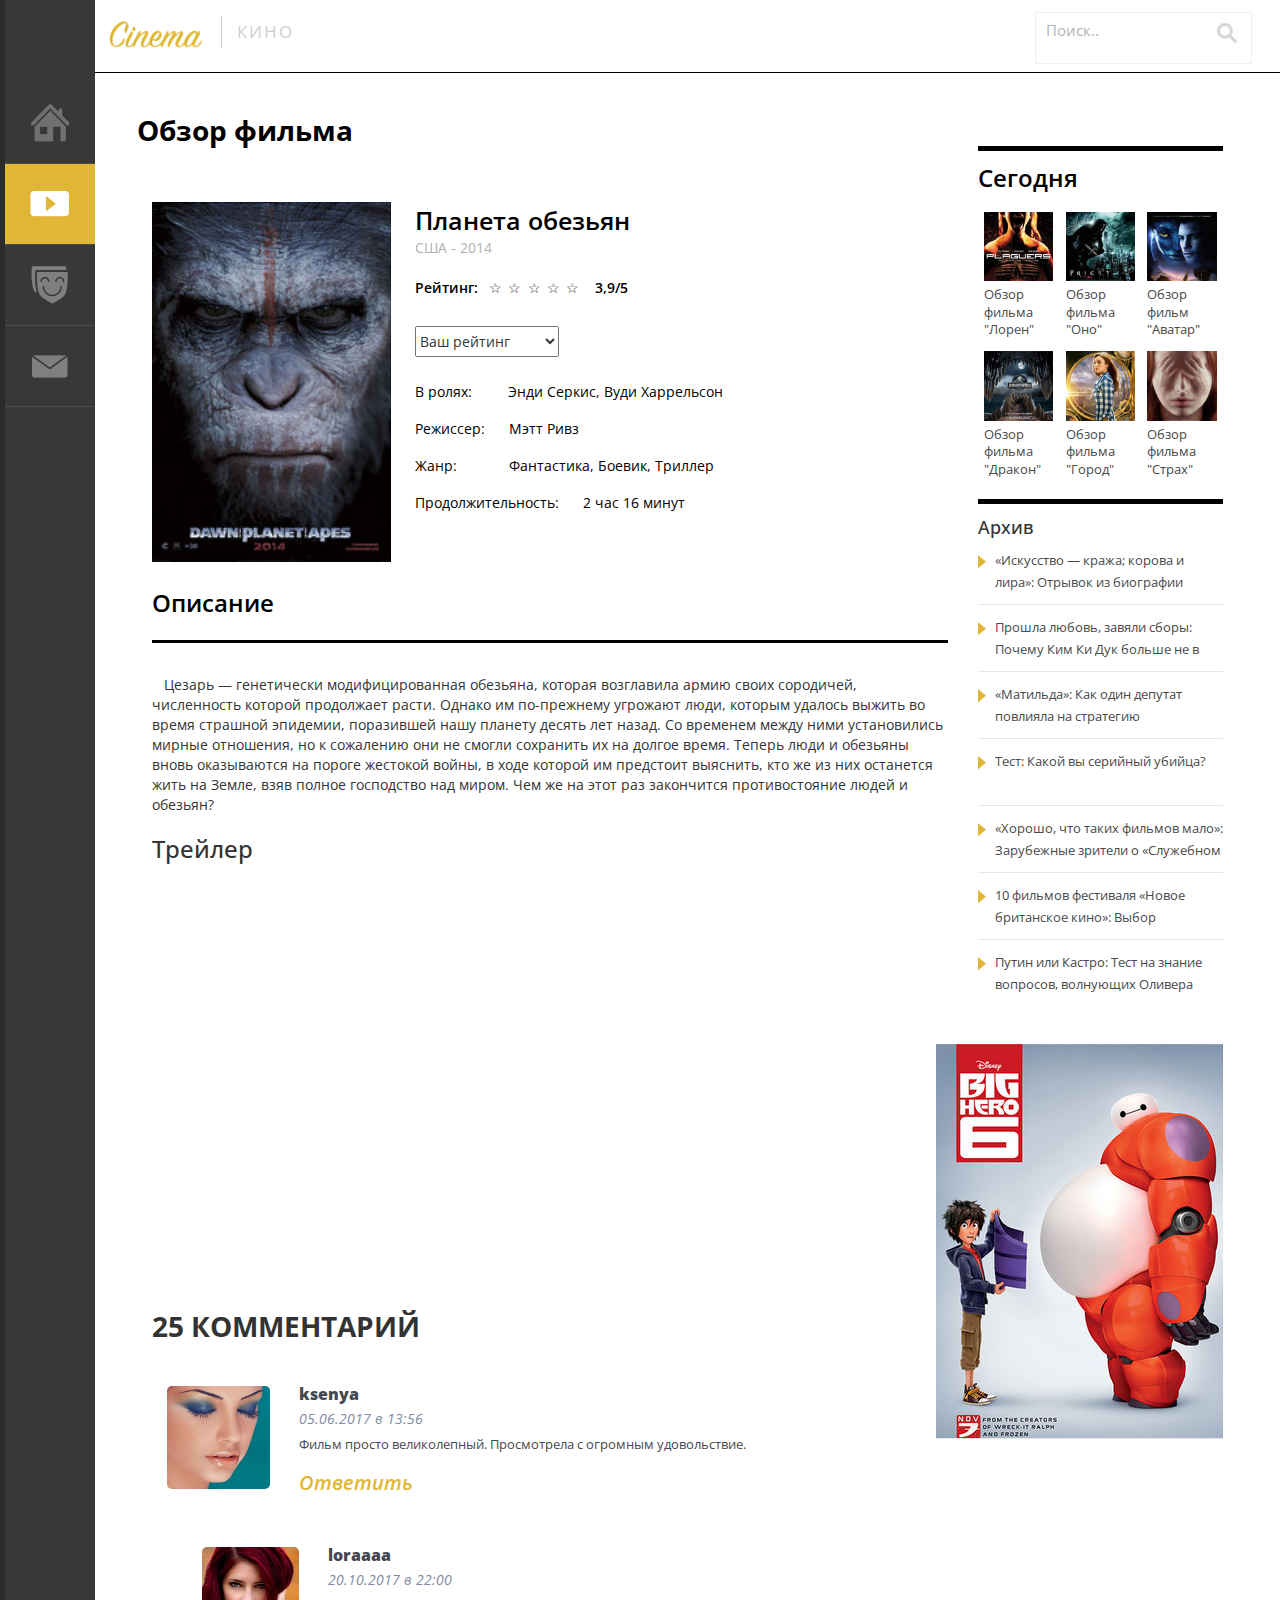
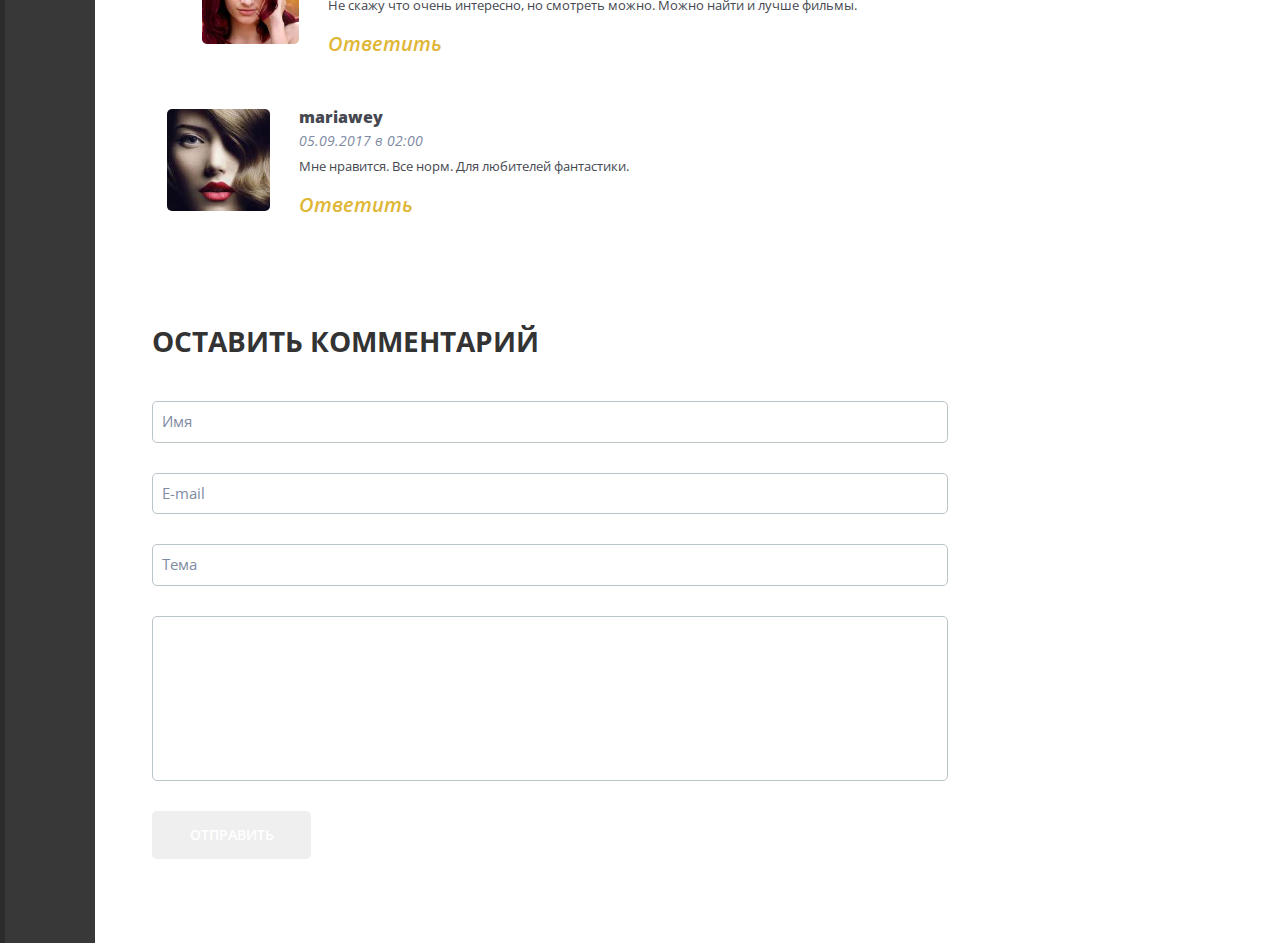
<file: curs/single2.html>
<html>

<head>

<title>Cinema</title>

<link href="css/bootstrap.css" rel='stylesheet' type='text/css' />

<!-- Custom Theme files -->

<link href="css/style.css" rel="stylesheet" type="text/css" media="all" />

<meta name="viewport" content="width=device-width, initial-scale=1">

<meta http-equiv="Content-Type" content="text/html; charset=utf-8" />

<meta name="keywords" content="Cinema Responsive web template, Bootstrap Web Templates, Flat Web Templates, Andriod Compatible web template, 

Smartphone Compatible web template, free webdesigns for Nokia, Samsung, LG, SonyErricsson, Motorola web design" />

<script type="application/x-javascript"> addEventListener("load", function() { setTimeout(hideURLbar, 0); }, false); function hideURLbar(){ window.scrollTo(0,1); } </script>

<!--webfont-->

<link href='http://fonts.googleapis.com/css?family=Open+Sans:300italic,400italic,600italic,700italic,800italic,400,300,600,700,800' rel='stylesheet' type='text/css'>

</head>

<body>

	<!-- header-section-starts -->

	<div class="full">
<div class="menu">
				<ul>
					<li><a href="index.html"><div class="hm"><i class="home1"></i><i class="home2"></i></div></a></li>
				
					<li><a class="active"  href="reviews.html"><div class="video"><i class="videos"></i><i class="videos1"></i></div></a></li>
				<li><a  href="videos.html"><div class="cat"><i class="watching"></i><i class="watching1"></i></div></a></li>
					<li><a href="contact.html"><div class="cnt"><i class="contact"></i><i class="contact1"></i></div></a></li>
				</ul>
			</div>

		<div class="main">

		<div class="single-content">

			<div class="top-header span_top">

				<div class="logo">

					<a href="index.html"><img src="images/logo.png" alt="" /></a>

					<p>Кино</p>

				</div>

				<div class="search v-search">

					<form>

						<input type="text" value="Поиск.." onfocus="this.value = '';" onblur="if (this.value == '') {this.value = 'Search..';}"/>

						<input type="submit" value="">

					</form>

				</div>

				<div class="clearfix"></div>

			</div>

			<div class="reviews-section">

				<h3 class="head">Обзор фильма</h3>

					<div class="col-md-9 reviews-grids">

						<div class="review">

							<div class="movie-pic">

								<a href="single2.html"><img src="images/r5.jpg" alt="" /></a>

							</div>

								<div class="review-info">

								<a class="span" href="single2.html">Планета обезьян</a>

								<p class="dirctr"><a href="">США - </a>2014</p>													

								<p class="ratingview">Рейтинг:</p>

								<div class="rating">

									<span>☆</span>

									<span>☆</span>

									<span>☆</span>

									<span>☆</span>

									<span>☆</span>

								</div>

								<p class="ratingview">

								&nbsp;3,9/5  

								</p>

								<div class="clearfix"></div>

								<div class="yrw">

									<div class="dropdown-button">           			

										<select class="dropdown" tabindex="9" data-settings='{"wrapperClass":"flat"}'>

										<option value="0">Ваш рейтинг</option>	

										<option value="1">1.плохо</option>

										<option value="2">2.ниже среднего</option>

										<option value="3">3.средняя</option>

										<option value="4">4.выше среднего</option>

										<option value="5">5.хорошо</option>

										<option value="6">6.очень хорошо</option>

										<option value="7">7.превосходно</option>

									  </select>

									</div>

									<div class="clearfix"></div>

								</div>

								<p class="info">В ролях:&nbsp; &nbsp;&nbsp;&nbsp;&nbsp;&nbsp;&nbsp;&nbsp;Энди Серкис, Вуди Харрельсон</p>
								<p class="info">Режиссер: &nbsp;&nbsp;&nbsp;&nbsp;     Мэтт Ривз
</p>
								<p class="info">Жанр:&nbsp;&nbsp;&nbsp;&nbsp;&nbsp;&nbsp;&nbsp;&nbsp;&nbsp;&nbsp;&nbsp;&nbsp; Фантастика, Боевик, Триллер</p>
								<p class="info">Продолжительность:&nbsp;&nbsp;&nbsp; &nbsp; 2 час 16 минут</p>
							</div>

							<div class="clearfix"></div>

						</div>

						<div class="single">

							<h3>Описание</h3>

						</div>

							<div class="best-review">

								<p>&nbsp; &nbsp;Цезарь — генетически модифицированная обезьяна, которая возглавила армию своих сородичей, численность которой продолжает расти. Однако им по-прежнему угрожают люди, которым удалось выжить во время страшной эпидемии, поразившей нашу планету десять лет назад. Со временем между ними установились мирные отношения, но к сожалению они не смогли сохранить их на долгое время. Теперь люди и обезьяны вновь оказываются на пороге жестокой войны, в ходе которой им предстоит выяснить, кто же из них останется жить на Земле, взяв полное господство над миром. Чем же на этот раз закончится противостояние людей и обезьян?</p>
							</div>

												<h3>Трейлер</h3>&nbsp; &nbsp;&nbsp; &nbsp;&nbsp; &nbsp;

							<div class="video">

			<iframe width="560" height="315" src="https://www.youtube.com/embed/Wew_K9-cZPg" frameborder="0" allowfullscreen></iframe>

		</div>

							<!-- comments-section-starts -->

	    <div class="comments-section">

	        <div class="comments-section-head">

				<div class="comments-section-head-text">

					<h3>25 комментарий</h3>

				</div>

				<div class="clearfix"></div>

		    </div>

			<div class="comments-section-grids">

				<div class="comments-section-grid">

					<div class="col-md-2 comments-section-grid-image">

						<img src="images/eye-brow.jpg" class="img-responsive" alt="" />

					</div>

					<div class="col-md-10 comments-section-grid-text">

						<h4><a href="#">ksenya</a></h4>

						<label>05.06.2017 в 13:56   </label>

						<p>Фильм просто великолепный. Просмотрела с огромным удовольствие.</p>

						<span><a href="#">Ответить</a></span>

						<i class="rply-arrow"></i>

					</div>

					<div class="clearfix"></div>

				</div>

				<div class="comments-section-grid comments-section-middle-grid">

					<div class="col-md-2 comments-section-grid-image">

						<img src="images/beauty.jpg" class="img-responsive" alt="" />

					</div>

					<div class="col-md-10 comments-section-grid-text">

						<h4><a href="#">loraaaa</a></h4>

						<label>20.10.2017 в 22:00   </label>

						<p>Не скажу что очень интересно, но смотреть можно. Можно найти и лучше фильмы. </p>

						<span><a href="#">Ответить</a></span>

						<i class="rply-arrow"></i>

					</div>

					<div class="clearfix"></div>

				</div>

				<div class="comments-section-grid">

					<div class="col-md-2 comments-section-grid-image">

						<img src="images/stylish.jpg" class="img-responsive" alt="" />

					</div>

					<div class="col-md-10 comments-section-grid-text">

						<h4><a href="#">mariawey</a></h4>

						<label>05.09.2017 в 02:00   </label>

						<p>Мне нравится. Все норм. Для любителей фантастики.</p>

						<span><a href="#">Ответить</a></span>

						<i class="rply-arrow"></i>

					</div>

					<div class="clearfix"></div>

				</div>

			</div>

	    </div>

	  <!-- comments-section-ends -->

		  <div class="reply-section">

			  <div class="reply-section-head">

				  <div class="reply-section-head-text">

					  <h3>Оставить комментарий</h3>

				  </div>

			  </div> 

			<div class="blog-form">

			    <form>

					<input type="text" class="text" value="Имя" onfocus="this.value = '';" onblur="if (this.value == '') {this.value = 'Enter Name';}">

					<input type="text" class="text" value="E-mail" onfocus="this.value = '';" onblur="if (this.value == '') {this.value = 'Enter Email';}">

					<input type="text" class="text" value="Тема" onfocus="this.value = '';" onblur="if (this.value == '') {this.value = 'Subject';}">

					<textarea></textarea>

					<input type="button" value="отправить">

			    </form>

			 </div>

		  </div>

		  </div>					<div class="col-md-3 side-bar">

						<div class="featured">


							<h3>Сегодня</h3>

							<ul>

								<li>

									<a href="https://www.film.ru/movies/loren"><img src="images/f1.jpg" alt="" /></a>

									<p>Обзор фильма "Лорен"</p>

								</li>

								<li>

									<a href="https://www.film.ru/articles/strah-pod-gorodom"><img src="images/f2.jpg" alt="" /></a>

									<p>Обзор фильма "Оно"</p>

								</li>

								<li>

									<a href="https://www.film.ru/articles/storozh-avataru-svoemu-0"><img src="images/f3.jpg" alt="" /></a>

									<p>Обзор фильм "Аватар"</p>

								</li>

								<li>

									<a href="https://www.film.ru/movies/drakony"><img src="images/f4.jpg" alt="" /></a>

									<p>Обзор фильма "Дракон"</p>

								</li>

								<li>

									<a href="https://www.kinopoisk.ru/film/gorod-2015-971145/"><img src="images/f5.jpg" alt="" /></a>

									<p>Обзор фильма "Город"</p>

								</li>

								<li>

									<a href="https://www.kinopoisk.ru/film/strakh-1996-6174/"><img src="images/f6.jpg" alt="" /></a>

									<p>Обзор фильма "Страх"</p>

								</li>

								<div class="clearfix"></div>

							</ul>

						</div>

			<!---->

				<div class="grid-top">

				<h4>Архив</h4>

				<ul>

					<li><a href="https://www.kinopoisk.ru/article/3058732/">«Искусство — кража; корова и лира»: Отрывок из биографии Дерека Джармена </a></li>

					<li><a href="https://www.kinopoisk.ru/article/3058620/">Прошла любовь, завяли сборы: Почему Ким Ки Дук больше не в моде в России</a></li>

					<li><a href="https://www.kinopoisk.ru/article/3059122/">«Матильда»: Как один депутат повлияла на стратегию продвижения фильма </a> </li>

					<li><a href="https://www.kinopoisk.ru/article/3059065/">Тест: Какой вы серийный убийца?</a> </li>

					<li><a href="https://www.kinopoisk.ru/article/3057908/">«Хорошо, что таких фильмов мало»: Зарубежные зрители о «Служебном романе» </a> </li>

					<li><a href="https://www.kinopoisk.ru/article/3057156/">10 фильмов фестиваля «Новое британское кино»: Выбор КиноПоиска</a> </li>

					<li><a href="https://www.kinopoisk.ru/article/3054575/">Путин или Кастро: Тест на знание вопросов, волнующих Оливера Стоуна</a> </li>

				</ul>

				</div>

								<div class="grid-top">

				<ul id="slides">

 <li class="slide showing"></li>

 <li class="slide"></li>

 <li class="slide"></li>

 <li class="slide"></li>

</ul>

<style>

/* 

Первичные стили:

С ними работает слайд шоу

*/



#slides {

 position: relative;

 height: 300px;

 padding: 60px;

 margin: 0px;

 list-style-type: none;

}



.slide {

 position: absolute;

 right: 0px;

 top: 0px;

 width: 287px;

 height: 412px;

 opacity: 0;

 z-index: 1;



 -webkit-transition: opacity 1s;

 -moz-transition: opacity 1s;

 -o-transition: opacity 1s;

 transition: opacity 1s;

}



.showing {

 opacity: 1;

 z-index: 2;

}

/*

Второстепенные стили:

Внешний вид; можете изменять

*/



.slide {

 font-size: 40px;

 padding: 40px;

 box-sizing: border-box;

 background: #333;

 color: #fff;

}



.slide:nth-of-type(1) {

background-image: url('images/m1.jpg');

}

.slide:nth-of-type(2) {

 background-image: url('images/m2.jpg');

}

.slide:nth-of-type(3) {

background-image: url('images/m3.jpg');

}

.slide:nth-of-type(4) {

background-image: url('images/m4.jpg');

}

</style>

    <script type="text/javascript">

var slides = document.querySelectorAll('#slides .slide'); /*querySelectorAll получаем все слайды из контейнера.*/

var currentSlide = 0;

var slideInterval = setInterval(nextSlide,2000);



function nextSlide() {

 slides[currentSlide].className = 'slide';

 currentSlide = (currentSlide+1)%slides.length;

 slides[currentSlide].className = 'slide showing';

}

</script>

</div>

			</div>

					<div class="clearfix"></div>

			</div>

			</div>

</body>

</html>
</file>
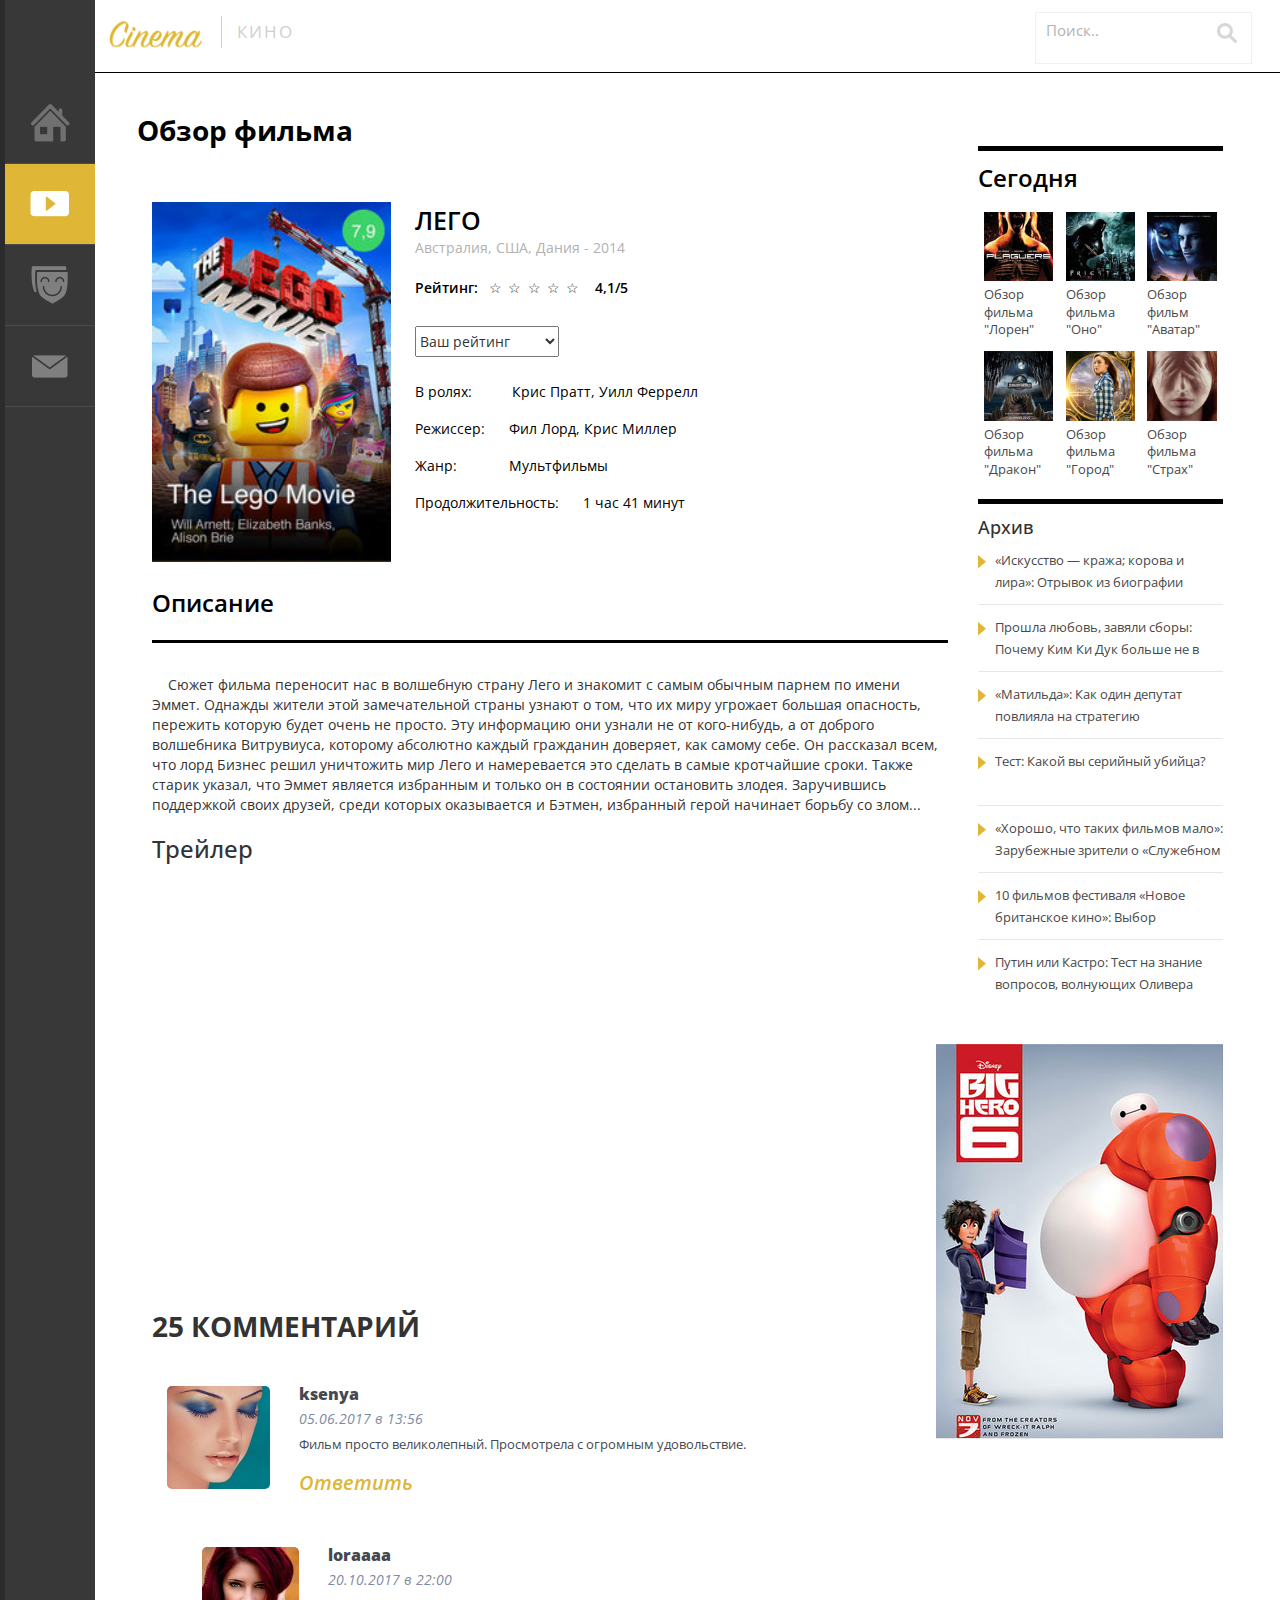
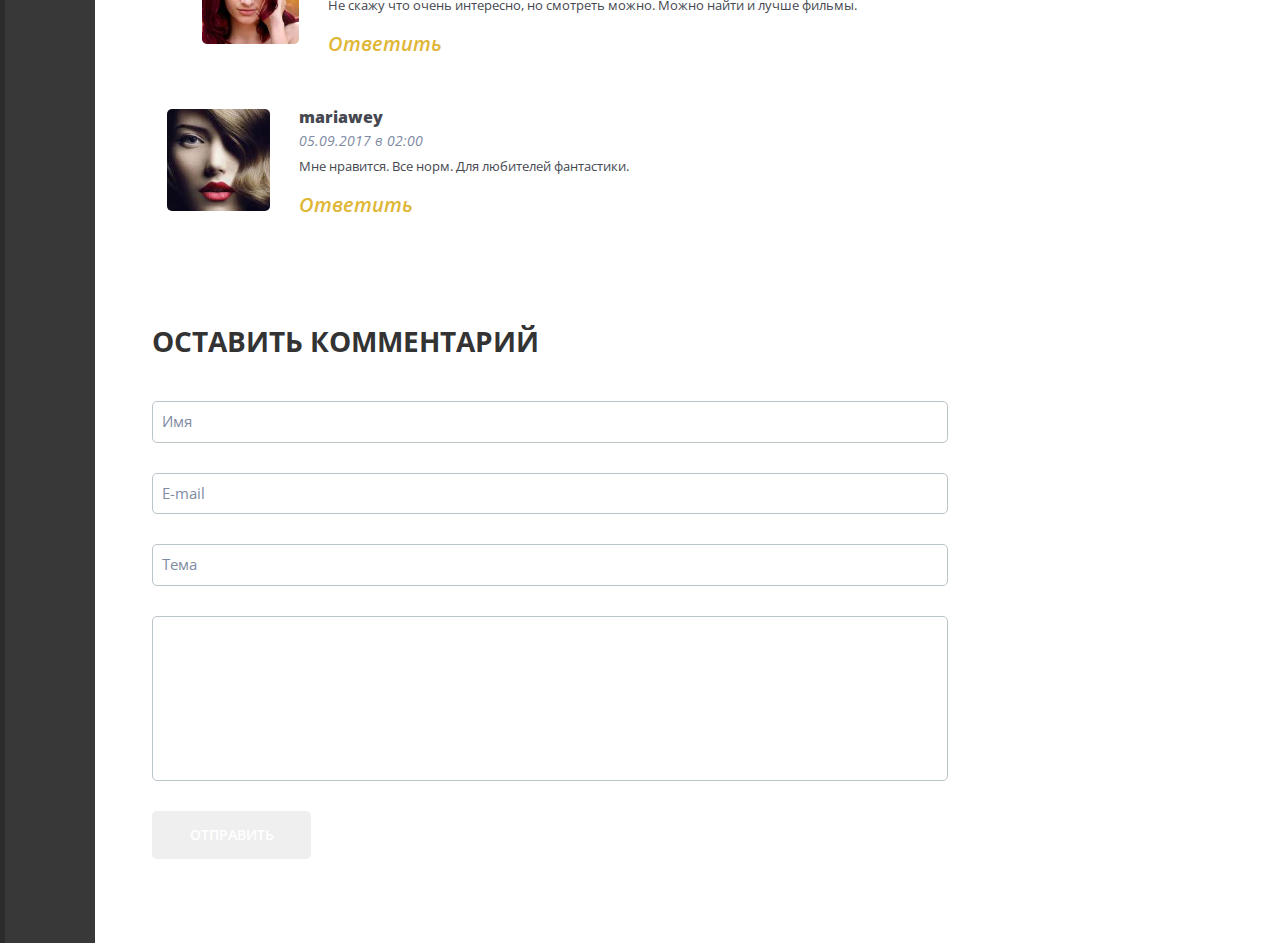
<file: curs/single3.html>
<html>

<head>

<title>Cinema</title>

<link href="css/bootstrap.css" rel='stylesheet' type='text/css' />

<!-- Custom Theme files -->

<link href="css/style.css" rel="stylesheet" type="text/css" media="all" />

<meta name="viewport" content="width=device-width, initial-scale=1">

<meta http-equiv="Content-Type" content="text/html; charset=utf-8" />

<meta name="keywords" content="Cinema Responsive web template, Bootstrap Web Templates, Flat Web Templates, Andriod Compatible web template, 

Smartphone Compatible web template, free webdesigns for Nokia, Samsung, LG, SonyErricsson, Motorola web design" />

<script type="application/x-javascript"> addEventListener("load", function() { setTimeout(hideURLbar, 0); }, false); function hideURLbar(){ window.scrollTo(0,1); } </script>

<!--webfont-->

<link href='http://fonts.googleapis.com/css?family=Open+Sans:300italic,400italic,600italic,700italic,800italic,400,300,600,700,800' rel='stylesheet' type='text/css'>

</head>

<body>

	<!-- header-section-starts -->

	<div class="full">
<div class="menu">
				<ul>
					<li><a href="index.html"><div class="hm"><i class="home1"></i><i class="home2"></i></div></a></li>
				
					<li><a class="active"  href="reviews.html"><div class="video"><i class="videos"></i><i class="videos1"></i></div></a></li>
				<li><a  href="videos.html"><div class="cat"><i class="watching"></i><i class="watching1"></i></div></a></li>
					<li><a href="contact.html"><div class="cnt"><i class="contact"></i><i class="contact1"></i></div></a></li>
				</ul>
			</div>

		<div class="main">

		<div class="single-content">

			<div class="top-header span_top">

				<div class="logo">

					<a href="index.html"><img src="images/logo.png" alt="" /></a>

					<p>Кино</p>

				</div>

				<div class="search v-search">

					<form>

						<input type="text" value="Поиск.." onfocus="this.value = '';" onblur="if (this.value == '') {this.value = 'Search..';}"/>

						<input type="submit" value="">

					</form>

				</div>

				<div class="clearfix"></div>

			</div>

			<div class="reviews-section">

				<h3 class="head">Обзор фильма</h3>

					<div class="col-md-9 reviews-grids">

						<div class="review">

							<div class="movie-pic">

								<a href="single3.html"><img src="images/r1.jpg" alt="" /></a>

							</div>

								<div class="review-info">

								<a class="span" href="single3.html">ЛЕГО</a>

								<p class="dirctr"><a href="">Австралия, США, Дания - </a>2014</p>								

								<p class="ratingview">Рейтинг:</p>

								<div class="rating">

									<span>☆</span>

									<span>☆</span>

									<span>☆</span>

									<span>☆</span>

									<span>☆</span>

								</div>

								<p class="ratingview">

								&nbsp;4,1/5  

								</p>

								<div class="clearfix"></div>

								<div class="yrw">

									<div class="dropdown-button">           			

										<select class="dropdown" tabindex="9" data-settings='{"wrapperClass":"flat"}'>

										<option value="0">Ваш рейтинг</option>	

										<option value="1">1.плохо</option>

										<option value="2">2.ниже среднего</option>

										<option value="3">3.средняя</option>

										<option value="4">4.выше среднего</option>

										<option value="5">5.хорошо</option>

										<option value="6">6.очень хорошо</option>

										<option value="7">7.превосходно</option>

									  </select>

									</div>

									<div class="clearfix"></div>

								</div>

								<p class="info">В ролях:&nbsp; &nbsp;&nbsp;&nbsp;&nbsp;&nbsp;&nbsp;&nbsp;         Крис Пратт, Уилл Феррелл
</p>
								<p class="info">Режиссер: &nbsp;&nbsp;&nbsp;&nbsp; Фил Лорд, Крис Миллер</p>
								<p class="info">Жанр:&nbsp;&nbsp;&nbsp;&nbsp;&nbsp;&nbsp;&nbsp;&nbsp;&nbsp;&nbsp;&nbsp;&nbsp; Мультфильмы</p>
								<p class="info">Продолжительность:&nbsp;&nbsp;&nbsp; &nbsp; 1 час 41 минут</p>

							</div>

							<div class="clearfix"></div>

						</div>

						<div class="single">

							<h3>Описание</h3>

						</div>

							<div class="best-review">

							<p>&nbsp; &nbsp;
Сюжет фильма переносит нас в волшебную страну Лего и знакомит с самым обычным парнем по имени Эммет. Однажды жители этой замечательной страны узнают о том, что их миру угрожает большая опасность, пережить которую будет очень не просто. Эту информацию они узнали не от кого-нибудь, а от доброго волшебника Витрувиуса, которому абсолютно каждый гражданин доверяет, как самому себе. Он рассказал всем, что лорд Бизнес решил уничтожить мир Лего и намеревается это сделать в самые кротчайшие сроки. Также старик указал, что Эммет является избранным и только он в состоянии остановить злодея. Заручившись поддержкой своих друзей, среди которых оказывается и Бэтмен, избранный герой начинает борьбу со злом...</p>

							</div>

												<h3>Трейлер</h3>&nbsp; &nbsp;&nbsp; &nbsp;&nbsp; &nbsp;

							<div class="video">

			<iframe width="560" height="315" src="https://www.youtube.com/embed/cBkqw6_R7Wg" frameborder="0" allowfullscreen></iframe>

		</div>

							<!-- comments-section-starts -->

	    <div class="comments-section">

	        <div class="comments-section-head">

				<div class="comments-section-head-text">

					<h3>25 комментарий</h3>

				</div>

				<div class="clearfix"></div>

		    </div>

			<div class="comments-section-grids">

				<div class="comments-section-grid">

					<div class="col-md-2 comments-section-grid-image">

						<img src="images/eye-brow.jpg" class="img-responsive" alt="" />

					</div>

					<div class="col-md-10 comments-section-grid-text">

						<h4><a href="#">ksenya</a></h4>

						<label>05.06.2017 в 13:56   </label>

						<p>Фильм просто великолепный. Просмотрела с огромным удовольствие.</p>

						<span><a href="#">Ответить</a></span>

						<i class="rply-arrow"></i>

					</div>

					<div class="clearfix"></div>

				</div>

				<div class="comments-section-grid comments-section-middle-grid">

					<div class="col-md-2 comments-section-grid-image">

						<img src="images/beauty.jpg" class="img-responsive" alt="" />

					</div>

					<div class="col-md-10 comments-section-grid-text">

						<h4><a href="#">loraaaa</a></h4>

						<label>20.10.2017 в 22:00   </label>

						<p>Не скажу что очень интересно, но смотреть можно. Можно найти и лучше фильмы. </p>

						<span><a href="#">Ответить</a></span>

						<i class="rply-arrow"></i>

					</div>

					<div class="clearfix"></div>

				</div>

				<div class="comments-section-grid">

					<div class="col-md-2 comments-section-grid-image">

						<img src="images/stylish.jpg" class="img-responsive" alt="" />

					</div>

					<div class="col-md-10 comments-section-grid-text">

						<h4><a href="#">mariawey</a></h4>

						<label>05.09.2017 в 02:00   </label>

						<p>Мне нравится. Все норм. Для любителей фантастики.</p>

						<span><a href="#">Ответить</a></span>

						<i class="rply-arrow"></i>

					</div>

					<div class="clearfix"></div>

				</div>

			</div>

	    </div>

	  <!-- comments-section-ends -->

		  <div class="reply-section">

			  <div class="reply-section-head">

				  <div class="reply-section-head-text">

					  <h3>Оставить комментарий</h3>

				  </div>

			  </div> 

			<div class="blog-form">

			    <form>

					<input type="text" class="text" value="Имя" onfocus="this.value = '';" onblur="if (this.value == '') {this.value = 'Enter Name';}">

					<input type="text" class="text" value="E-mail" onfocus="this.value = '';" onblur="if (this.value == '') {this.value = 'Enter Email';}">

					<input type="text" class="text" value="Тема" onfocus="this.value = '';" onblur="if (this.value == '') {this.value = 'Subject';}">

					<textarea></textarea>

					<input type="button" value="отправить">

			    </form>

			 </div>

		  </div>

		  </div>					<div class="col-md-3 side-bar">

						<div class="featured">


							<h3>Сегодня</h3>

							<ul>

								<li>

									<a href="https://www.film.ru/movies/loren"><img src="images/f1.jpg" alt="" /></a>

									<p>Обзор фильма "Лорен"</p>

								</li>

								<li>

									<a href="https://www.film.ru/articles/strah-pod-gorodom"><img src="images/f2.jpg" alt="" /></a>

									<p>Обзор фильма "Оно"</p>

								</li>

								<li>

									<a href="https://www.film.ru/articles/storozh-avataru-svoemu-0"><img src="images/f3.jpg" alt="" /></a>

									<p>Обзор фильм "Аватар"</p>

								</li>

								<li>

									<a href="https://www.film.ru/movies/drakony"><img src="images/f4.jpg" alt="" /></a>

									<p>Обзор фильма "Дракон"</p>

								</li>

								<li>

									<a href="https://www.kinopoisk.ru/film/gorod-2015-971145/"><img src="images/f5.jpg" alt="" /></a>

									<p>Обзор фильма "Город"</p>

								</li>

								<li>

									<a href="https://www.kinopoisk.ru/film/strakh-1996-6174/"><img src="images/f6.jpg" alt="" /></a>

									<p>Обзор фильма "Страх"</p>

								</li>

								<div class="clearfix"></div>

							</ul>

						</div>

			<!---->

				<div class="grid-top">

				<h4>Архив</h4>

				<ul>

					<li><a href="https://www.kinopoisk.ru/article/3058732/">«Искусство — кража; корова и лира»: Отрывок из биографии Дерека Джармена </a></li>

					<li><a href="https://www.kinopoisk.ru/article/3058620/">Прошла любовь, завяли сборы: Почему Ким Ки Дук больше не в моде в России</a></li>

					<li><a href="https://www.kinopoisk.ru/article/3059122/">«Матильда»: Как один депутат повлияла на стратегию продвижения фильма </a> </li>

					<li><a href="https://www.kinopoisk.ru/article/3059065/">Тест: Какой вы серийный убийца?</a> </li>

					<li><a href="https://www.kinopoisk.ru/article/3057908/">«Хорошо, что таких фильмов мало»: Зарубежные зрители о «Служебном романе» </a> </li>

					<li><a href="https://www.kinopoisk.ru/article/3057156/">10 фильмов фестиваля «Новое британское кино»: Выбор КиноПоиска</a> </li>

					<li><a href="https://www.kinopoisk.ru/article/3054575/">Путин или Кастро: Тест на знание вопросов, волнующих Оливера Стоуна</a> </li>

				</ul>

				</div>

								<div class="grid-top">

				<ul id="slides">

 <li class="slide showing"></li>

 <li class="slide"></li>

 <li class="slide"></li>

 <li class="slide"></li>

</ul>

<style>

/* 

Первичные стили:

С ними работает слайд шоу

*/



#slides {

 position: relative;

 height: 300px;

 padding: 60px;

 margin: 0px;

 list-style-type: none;

}



.slide {

 position: absolute;

 right: 0px;

 top: 0px;

 width: 287px;

 height: 412px;

 opacity: 0;

 z-index: 1;



 -webkit-transition: opacity 1s;

 -moz-transition: opacity 1s;

 -o-transition: opacity 1s;

 transition: opacity 1s;

}



.showing {

 opacity: 1;

 z-index: 2;

}

/*

Второстепенные стили:

Внешний вид; можете изменять

*/



.slide {

 font-size: 40px;

 padding: 40px;

 box-sizing: border-box;

 background: #333;

 color: #fff;

}



.slide:nth-of-type(1) {

background-image: url('images/m1.jpg');

}

.slide:nth-of-type(2) {

 background-image: url('images/m2.jpg');

}

.slide:nth-of-type(3) {

background-image: url('images/m3.jpg');

}

.slide:nth-of-type(4) {

background-image: url('images/m4.jpg');

}

</style>

    <script type="text/javascript">

var slides = document.querySelectorAll('#slides .slide'); /*querySelectorAll получаем все слайды из контейнера.*/

var currentSlide = 0;

var slideInterval = setInterval(nextSlide,2000);



function nextSlide() {

 slides[currentSlide].className = 'slide';

 currentSlide = (currentSlide+1)%slides.length;

 slides[currentSlide].className = 'slide showing';

}

</script>

</div>

			</div>

					<div class="clearfix"></div>

			</div>

			</div>

</body>

</html>
</file>
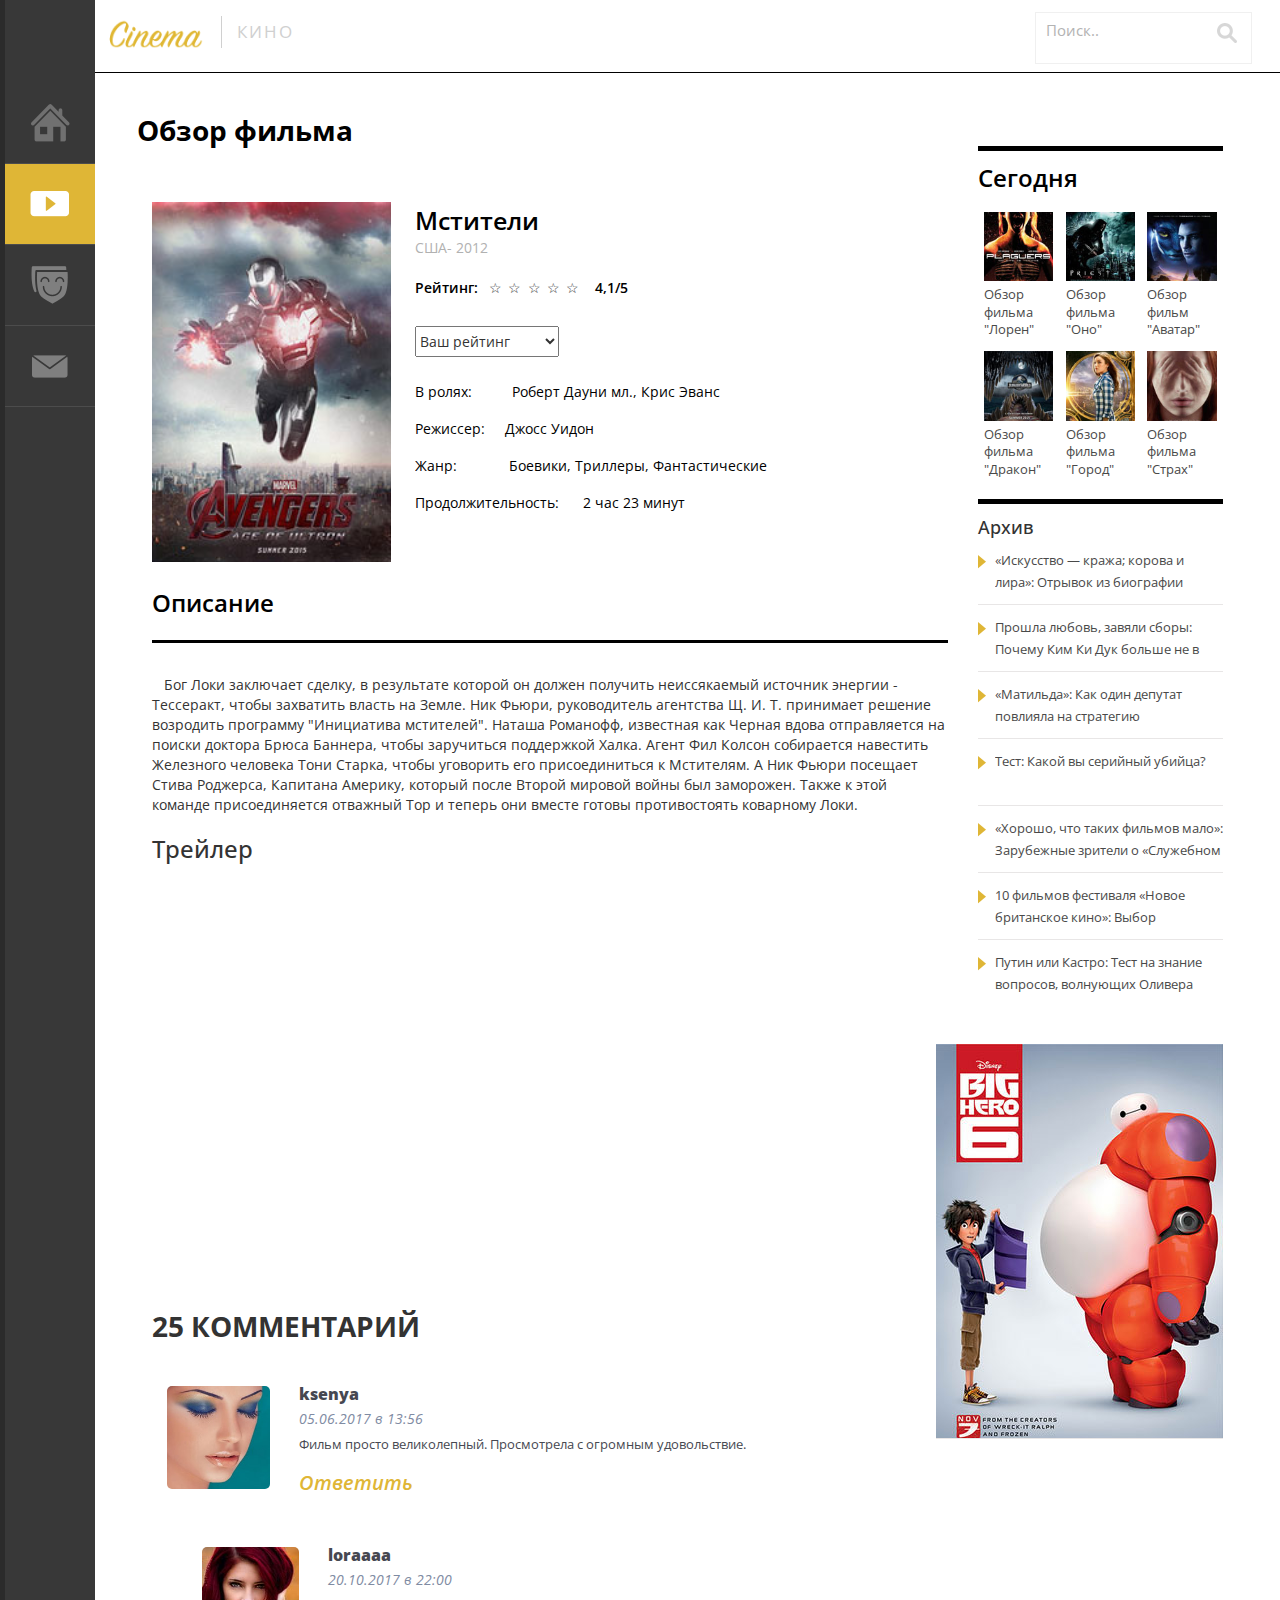
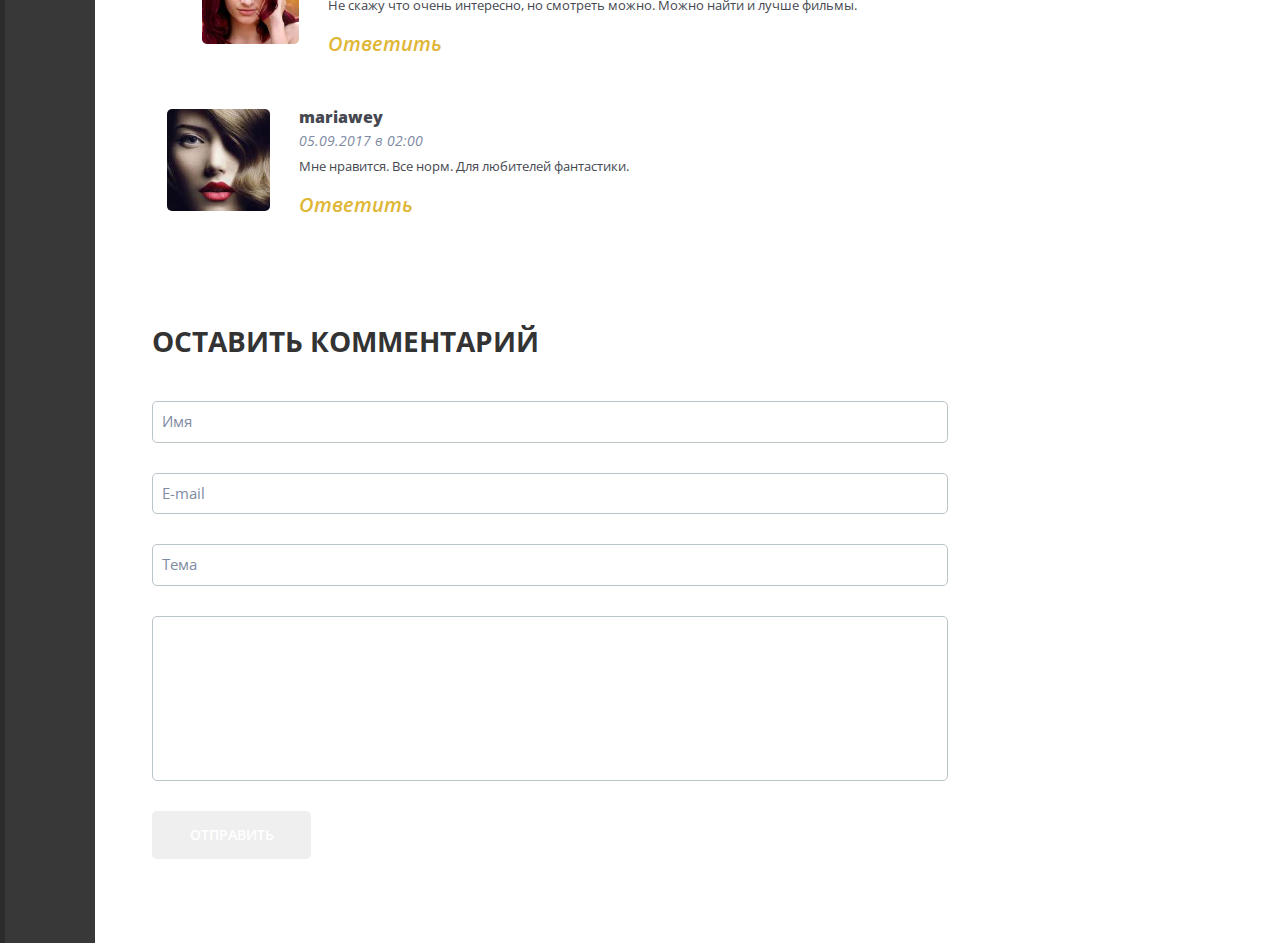
<file: curs/single4.html>
<html>

<head>

<title>Cinema</title>

<link href="css/bootstrap.css" rel='stylesheet' type='text/css' />

<!-- Custom Theme files -->

<link href="css/style.css" rel="stylesheet" type="text/css" media="all" />

<meta name="viewport" content="width=device-width, initial-scale=1">

<meta http-equiv="Content-Type" content="text/html; charset=utf-8" />

<meta name="keywords" content="Cinema Responsive web template, Bootstrap Web Templates, Flat Web Templates, Andriod Compatible web template, 

Smartphone Compatible web template, free webdesigns for Nokia, Samsung, LG, SonyErricsson, Motorola web design" />

<script type="application/x-javascript"> addEventListener("load", function() { setTimeout(hideURLbar, 0); }, false); function hideURLbar(){ window.scrollTo(0,1); } </script>

<!--webfont-->

<link href='http://fonts.googleapis.com/css?family=Open+Sans:300italic,400italic,600italic,700italic,800italic,400,300,600,700,800' rel='stylesheet' type='text/css'>

</head>

<body>

	<!-- header-section-starts -->

	<div class="full">
<div class="menu">
				<ul>
					<li><a href="index.html"><div class="hm"><i class="home1"></i><i class="home2"></i></div></a></li>
				
					<li><a class="active"  href="reviews.html"><div class="video"><i class="videos"></i><i class="videos1"></i></div></a></li>
				<li><a  href="videos.html"><div class="cat"><i class="watching"></i><i class="watching1"></i></div></a></li>
					<li><a href="contact.html"><div class="cnt"><i class="contact"></i><i class="contact1"></i></div></a></li>
				</ul>
			</div>

		<div class="main">

		<div class="single-content">

			<div class="top-header span_top">

				<div class="logo">

					<a href="index.html"><img src="images/logo.png" alt="" /></a>

					<p>Кино</p>

				</div>

				<div class="search v-search">

					<form>

						<input type="text" value="Поиск.." onfocus="this.value = '';" onblur="if (this.value == '') {this.value = 'Search..';}"/>

						<input type="submit" value="">

					</form>

				</div>

				<div class="clearfix"></div>

			</div>

			<div class="reviews-section">

				<h3 class="head">Обзор фильма</h3>

					<div class="col-md-9 reviews-grids">

						<div class="review">

							<div class="movie-pic">

								<a href="single4.html"><img src="images/r3.jpg" alt="" /></a>

							</div>

								<div class="review-info">

								<a class="span" href="single4.html">Мстители</a>

								<p class="dirctr"><a href="">США- </a>2012</p>													

								<p class="ratingview">Рейтинг:</p>

								<div class="rating">

									<span>☆</span>

									<span>☆</span>

									<span>☆</span>

									<span>☆</span>

									<span>☆</span>

								</div>

								<p class="ratingview">

								&nbsp;4,1/5  

								</p>

								<div class="clearfix"></div>

								<div class="yrw">

									<div class="dropdown-button">           			

										<select class="dropdown" tabindex="9" data-settings='{"wrapperClass":"flat"}'>

										<option value="0">Ваш рейтинг</option>	

										<option value="1">1.плохо</option>

										<option value="2">2.ниже среднего</option>

										<option value="3">3.средняя</option>

										<option value="4">4.выше среднего</option>

										<option value="5">5.хорошо</option>

										<option value="6">6.очень хорошо</option>

										<option value="7">7.превосходно</option>

									  </select>

									</div>

									<div class="clearfix"></div>

								</div>

							<p class="info">В ролях:&nbsp; &nbsp;&nbsp;&nbsp;&nbsp;&nbsp;&nbsp;&nbsp; Роберт Дауни мл., Крис Эванс</p>
								<p class="info">Режиссер: &nbsp;&nbsp;&nbsp;&nbsp;Джосс Уидон</p>
								<p class="info">Жанр:&nbsp;&nbsp;&nbsp;&nbsp;&nbsp;&nbsp;&nbsp;&nbsp;&nbsp;&nbsp;&nbsp;&nbsp; Боевики, Триллеры, Фантастические</p>
								<p class="info">Продолжительность:&nbsp;&nbsp;&nbsp; &nbsp; 2 час 23 минут</p>

							</div>

							<div class="clearfix"></div>

						</div>

						<div class="single">

							<h3>Описание</h3>

						</div>

							<div class="best-review">

								<p>&nbsp; &nbsp;Бог Локи заключает сделку, в результате которой он должен получить неиссякаемый источник энергии - Тессеракт, чтобы захватить власть на Земле. Ник Фьюри, руководитель агентства Щ. И. Т. принимает решение возродить программу "Инициатива мстителей". Наташа Романофф, известная как Черная вдова отправляется на поиски доктора Брюса Баннера, чтобы заручиться поддержкой Халка. Агент Фил Колсон собирается навестить Железного человека Тони Старка, чтобы уговорить его присоединиться к Мстителям. А Ник Фьюри посещает Стива Роджерса, Капитана Америку, который после Второй мировой войны был заморожен. Также к этой команде присоединяется отважный Тор и теперь они вместе готовы противостоять коварному Локи.</p>

							</div>

												<h3>Трейлер</h3>&nbsp; &nbsp;&nbsp; &nbsp;&nbsp; &nbsp;

							<div class="video">

			<iframe width="560" height="315" src="https://www.youtube.com/embed/KgKf4Ps1xTo" frameborder="0" allowfullscreen></iframe>

		</div>

							<!-- comments-section-starts -->

	    <div class="comments-section">

	        <div class="comments-section-head">

				<div class="comments-section-head-text">

					<h3>25 комментарий</h3>

				</div>

				<div class="clearfix"></div>

		    </div>

			<div class="comments-section-grids">

				<div class="comments-section-grid">

					<div class="col-md-2 comments-section-grid-image">

						<img src="images/eye-brow.jpg" class="img-responsive" alt="" />

					</div>

					<div class="col-md-10 comments-section-grid-text">

						<h4><a href="#">ksenya</a></h4>

						<label>05.06.2017 в 13:56   </label>

						<p>Фильм просто великолепный. Просмотрела с огромным удовольствие.</p>

						<span><a href="#">Ответить</a></span>

						<i class="rply-arrow"></i>

					</div>

					<div class="clearfix"></div>

				</div>

				<div class="comments-section-grid comments-section-middle-grid">

					<div class="col-md-2 comments-section-grid-image">

						<img src="images/beauty.jpg" class="img-responsive" alt="" />

					</div>

					<div class="col-md-10 comments-section-grid-text">

						<h4><a href="#">loraaaa</a></h4>

						<label>20.10.2017 в 22:00   </label>

						<p>Не скажу что очень интересно, но смотреть можно. Можно найти и лучше фильмы. </p>

						<span><a href="#">Ответить</a></span>

						<i class="rply-arrow"></i>

					</div>

					<div class="clearfix"></div>

				</div>

				<div class="comments-section-grid">

					<div class="col-md-2 comments-section-grid-image">

						<img src="images/stylish.jpg" class="img-responsive" alt="" />

					</div>

					<div class="col-md-10 comments-section-grid-text">

						<h4><a href="#">mariawey</a></h4>

						<label>05.09.2017 в 02:00   </label>

						<p>Мне нравится. Все норм. Для любителей фантастики.</p>

						<span><a href="#">Ответить</a></span>

						<i class="rply-arrow"></i>

					</div>

					<div class="clearfix"></div>

				</div>

			</div>

	    </div>

	  <!-- comments-section-ends -->

		  <div class="reply-section">

			  <div class="reply-section-head">

				  <div class="reply-section-head-text">

					  <h3>Оставить комментарий</h3>

				  </div>

			  </div> 

			<div class="blog-form">

			    <form>

					<input type="text" class="text" value="Имя" onfocus="this.value = '';" onblur="if (this.value == '') {this.value = 'Enter Name';}">

					<input type="text" class="text" value="E-mail" onfocus="this.value = '';" onblur="if (this.value == '') {this.value = 'Enter Email';}">

					<input type="text" class="text" value="Тема" onfocus="this.value = '';" onblur="if (this.value == '') {this.value = 'Subject';}">

					<textarea></textarea>

					<input type="button" value="отправить">

			    </form>

			 </div>

		  </div>

		  </div>					<div class="col-md-3 side-bar">

						<div class="featured">


							<h3>Сегодня</h3>

							<ul>

								<li>

									<a href="https://www.film.ru/movies/loren"><img src="images/f1.jpg" alt="" /></a>

									<p>Обзор фильма "Лорен"</p>

								</li>

								<li>

									<a href="https://www.film.ru/articles/strah-pod-gorodom"><img src="images/f2.jpg" alt="" /></a>

									<p>Обзор фильма "Оно"</p>

								</li>

								<li>

									<a href="https://www.film.ru/articles/storozh-avataru-svoemu-0"><img src="images/f3.jpg" alt="" /></a>

									<p>Обзор фильм "Аватар"</p>

								</li>

								<li>

									<a href="https://www.film.ru/movies/drakony"><img src="images/f4.jpg" alt="" /></a>

									<p>Обзор фильма "Дракон"</p>

								</li>

								<li>

									<a href="https://www.kinopoisk.ru/film/gorod-2015-971145/"><img src="images/f5.jpg" alt="" /></a>

									<p>Обзор фильма "Город"</p>

								</li>

								<li>

									<a href="https://www.kinopoisk.ru/film/strakh-1996-6174/"><img src="images/f6.jpg" alt="" /></a>

									<p>Обзор фильма "Страх"</p>

								</li>

								<div class="clearfix"></div>

							</ul>

						</div>

			<!---->

				<div class="grid-top">

				<h4>Архив</h4>

				<ul>

					<li><a href="https://www.kinopoisk.ru/article/3058732/">«Искусство — кража; корова и лира»: Отрывок из биографии Дерека Джармена </a></li>

					<li><a href="https://www.kinopoisk.ru/article/3058620/">Прошла любовь, завяли сборы: Почему Ким Ки Дук больше не в моде в России</a></li>

					<li><a href="https://www.kinopoisk.ru/article/3059122/">«Матильда»: Как один депутат повлияла на стратегию продвижения фильма </a> </li>

					<li><a href="https://www.kinopoisk.ru/article/3059065/">Тест: Какой вы серийный убийца?</a> </li>

					<li><a href="https://www.kinopoisk.ru/article/3057908/">«Хорошо, что таких фильмов мало»: Зарубежные зрители о «Служебном романе» </a> </li>

					<li><a href="https://www.kinopoisk.ru/article/3057156/">10 фильмов фестиваля «Новое британское кино»: Выбор КиноПоиска</a> </li>

					<li><a href="https://www.kinopoisk.ru/article/3054575/">Путин или Кастро: Тест на знание вопросов, волнующих Оливера Стоуна</a> </li>

				</ul>

				</div>

								<div class="grid-top">

				<ul id="slides">

 <li class="slide showing"></li>

 <li class="slide"></li>

 <li class="slide"></li>

 <li class="slide"></li>

</ul>

<style>

/* 

Первичные стили:

С ними работает слайд шоу

*/



#slides {

 position: relative;

 height: 300px;

 padding: 60px;

 margin: 0px;

 list-style-type: none;

}



.slide {

 position: absolute;

 right: 0px;

 top: 0px;

 width: 287px;

 height: 412px;

 opacity: 0;

 z-index: 1;



 -webkit-transition: opacity 1s;

 -moz-transition: opacity 1s;

 -o-transition: opacity 1s;

 transition: opacity 1s;

}



.showing {

 opacity: 1;

 z-index: 2;

}

/*

Второстепенные стили:

Внешний вид; можете изменять

*/



.slide {

 font-size: 40px;

 padding: 40px;

 box-sizing: border-box;

 background: #333;

 color: #fff;

}



.slide:nth-of-type(1) {

background-image: url('images/m1.jpg');

}

.slide:nth-of-type(2) {

 background-image: url('images/m2.jpg');

}

.slide:nth-of-type(3) {

background-image: url('images/m3.jpg');

}

.slide:nth-of-type(4) {

background-image: url('images/m4.jpg');

}

</style>

    <script type="text/javascript">

var slides = document.querySelectorAll('#slides .slide'); /*querySelectorAll получаем все слайды из контейнера.*/

var currentSlide = 0;

var slideInterval = setInterval(nextSlide,2000);



function nextSlide() {

 slides[currentSlide].className = 'slide';

 currentSlide = (currentSlide+1)%slides.length;

 slides[currentSlide].className = 'slide showing';

}

</script>

</div>

			</div>

					<div class="clearfix"></div>

			</div>

			</div>

</body>

</html>
</file>
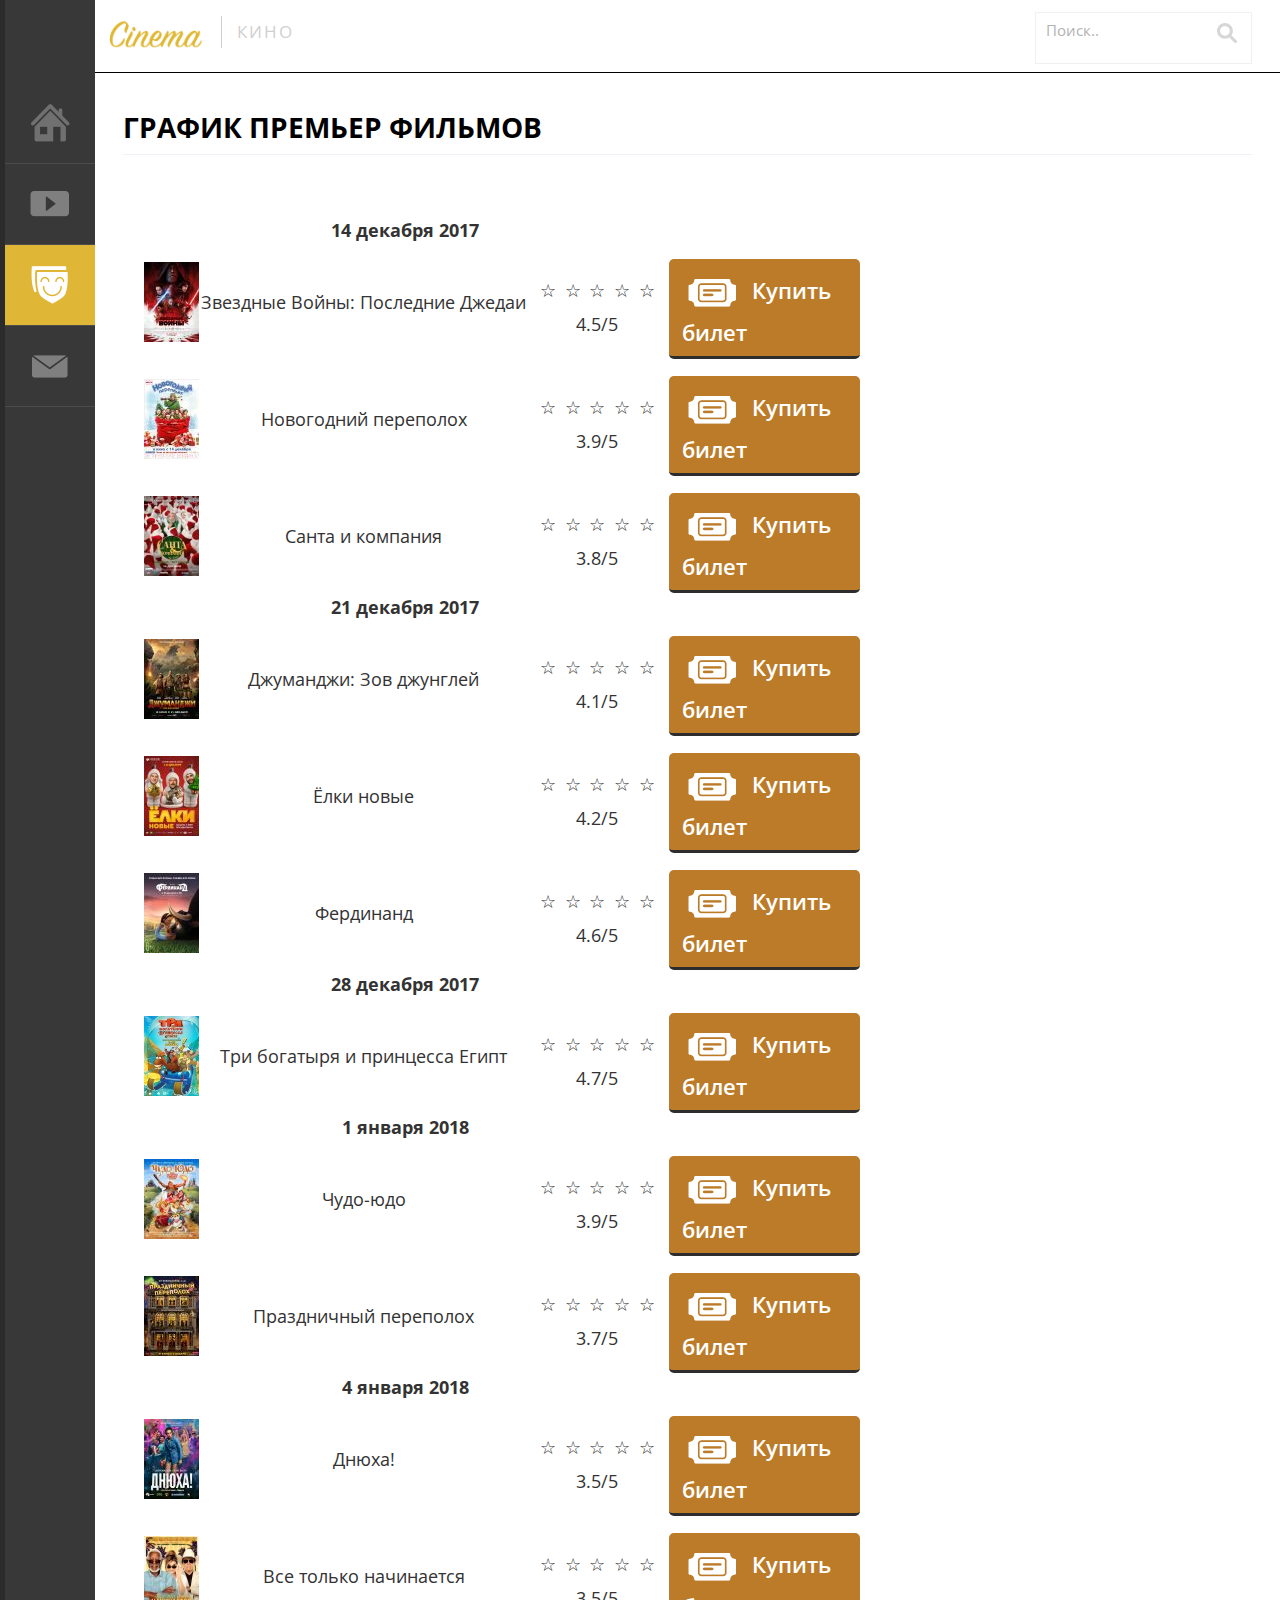
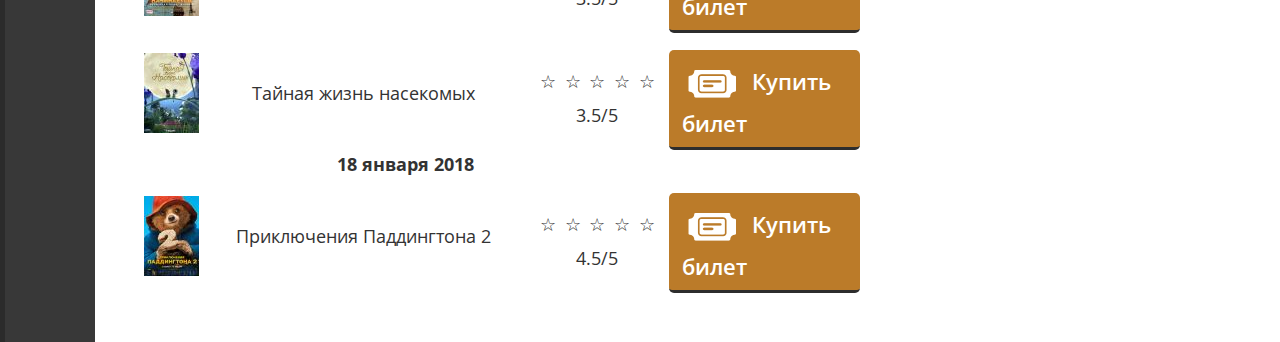
<file: curs/videos.html>
<html>

<head>

<title>Cinema</title>

<link href="css/bootstrap.css" rel='stylesheet' type='text/css' />

<!-- Custom Theme files -->

<link href="css/style.css" rel="stylesheet" type="text/css" media="all" />

<meta name="viewport" content="width=device-width, initial-scale=1">

<meta http-equiv="Content-Type" content="text/html; charset=utf-8" />

<meta name="keywords" content="Cinema Responsive web template, Bootstrap Web Templates, Flat Web Templates, Andriod Compatible web template, 

Smartphone Compatible web template, free webdesigns for Nokia, Samsung, LG, SonyErricsson, Motorola web design" />

<script type="application/x-javascript"> addEventListener("load", function() { setTimeout(hideURLbar, 0); }, false); function hideURLbar(){ window.scrollTo(0,1); } </script>

<!--webfont-->

<link href='http://fonts.googleapis.com/css?family=Open+Sans:300italic,400italic,600italic,700italic,800italic,400,300,600,700,800' rel='stylesheet' type='text/css'>

</head>

<body>
	<!-- header-section-starts -->
	<div class="full">
			<div class="menu">
				<ul>
					<li><a href="index.html"><div class="hm"><i class="home1"></i><i class="home2"></i></div></a></li>
				
					<li><a href="reviews.html"><div class="video"><i class="videos"></i><i class="videos1"></i></div></a></li>
				<li><a class="active" href="videos.html"><div class="cat"><i class="watching"></i><i class="watching1"></i></div></a></li>
					<li><a href="contact.html"><div class="cnt"><i class="contact"></i><i class="contact1"></i></div></a></li>
				</ul>
			</div>
		<div class="main">
		<div class="video-content">
			<div class="top-header span_top">
				<div class="logo">
					<a href="index.html"><img src="images/logo.png" alt="" /></a>
					<p>Кино</p>
				</div>
				<div class="search v-search">
					<form>
						<input type="text" value="Поиск.." onfocus="this.value = '';" onblur="if (this.value == '') {this.value = 'Search..';}"/>
						<input type="submit" value="">
					</form>
				</div>
				<div class="clearfix"></div>
			</div>
			<div class="right-content">
				<div class="right-content-heading">
					<div class="right-content-heading-left">
						<h3 class="head">ГРАФИК ПРЕМЬЕР ФИЛЬМОВ</h3>
					</div>
				</div>
				<!-- pop-up-box --> 
				<style type="text/css">
.image img {
 -moz-transition: all 1s ease-out;
 -o-transition: all 1s ease-out;
 -webkit-transition: all 1s ease-out;
 }
 
.image img:hover{
 -webkit-transform: scale(1.1);
 -moz-transform: scale(1.1);
 -o-transform: scale(1.1);
 }
 .image {
 overflow:hidden;
 width: 60px;
 height:55px;
 }
				 TD, TH {
    padding: 1px; /* Поля вокруг текста */
   }
   TABLE {
   	 border: 20px solid white;
   }
   </style>
	<?xml version="1.0" encoding="WINDOWS-1251" ?>
<table style="font-size:18px">
<tr>
<td colspan="3" align="center"><strong><font>14 декабря 2017</font></strong></td>
</tr>
<tr>
<td class="image" align="center"><font><img src='images/11.jpg'></font></td>
<td align="center"><font>Звездные Войны: Последние Джедаи</font></td>
<td align="center"><font>	<p class="ratingview c-rating"></p>

								<div class="rating c-rating">

									<span>☆</span>

									<span>☆</span>

									<span>☆</span>

									<span>☆</span>

									<span>☆</span>

								</div> 	<p>4.5/5</p></font></td>
								<td> <div>
<a href="http://kino.bycard.by/movie/Star_Wars_The_Last_Jedi#17.12.2017/onemovie" class="book" href="#" ><i class="book"></i>Купить билет</a>
</div></td>
</tr>
<td align="center" class="image"><font><img src='images/12.jpg'></font></td>
<td align="center"><font>Новогодний переполох</font></td>
<td align="center"><font><p class="ratingview c-rating"></p>

								<div class="rating c-rating">

									<span>☆</span>

									<span>☆</span>

									<span>☆</span>

									<span>☆</span>

									<span>☆</span>

								</div> 	<p>3.9/5</p></font></td>
								<td> <div>
<a href="http://kino.bycard.by/movie/novogodniy_perepoloh#17.12.2017/onemovie" class="book" href="#"><i class="book"></i>Купить билет</a>
</div></td>
</tr>
<tr>
<td align="center" class="image"><font><img src='images/13.jpg'></font></td>
<td align="center"><font>Санта и компания</font></td>
<td align="center"><font><p class="ratingview c-rating"></p>

								<div class="rating c-rating">

									<span>☆</span>

									<span>☆</span>

									<span>☆</span>

									<span>☆</span>

									<span>☆</span>

								</div> 	<p>3.8/5</p></font></td>
								<td> <div>
<a href="http://kino.bycard.by" class="book" href="#"><i class="book"></i>Купить билет</a>
</div></td>
</tr>
<tr>
<td colspan="3" align="center" ><strong><font>21 декабря 2017</font></strong></td>
<tr>
<td align="center" class="image"><font><img src='images/14.jpg'></font></td>
<td align="center"><font>Джуманджи: Зов джунглей</font></td>
<td align="center"><font><p class="ratingview c-rating"></p>

								<div class="rating c-rating">

									<span>☆</span>

									<span>☆</span>

									<span>☆</span>

									<span>☆</span>

									<span>☆</span>

								</div> 	<p>4.1/5</p></font></td>
								<td> <div>
<a href="http://kino.bycard.by/movie/dghumandghi_zov_dghungley#21.12.2017/onemovie" class="book" href="#"><i class="book"></i>Купить билет</a>
</div></td>
</tr>
<tr>
<td align="center" class="image"><font><img src='images/15.jpg'></font></td>
<td align="center"><font>Ёлки новые</font></td>
<td align="center"><font><p class="ratingview c-rating"></p>

								<div class="rating c-rating">

									<span>☆</span>

									<span>☆</span>

									<span>☆</span>

									<span>☆</span>

									<span>☆</span>

								</div> 	<p>4.2/5<p></font></td>
								<td> <div>
<a href="http://kino.bycard.by/movie/elki_novye#18.12.2017/onemovie" class="book" href="#"><i class="book"></i>Купить билет</a>
</div></td>
</tr>
<tr>
<td align="center" class="image"><font><img src='images/16.jpg'></font></td>
<td align="center"><font>Фердинанд</font></td>
<td align="center"><font><p class="ratingview c-rating"></p>

								<div class="rating c-rating">

									<span>☆</span>

									<span>☆</span>

									<span>☆</span>

									<span>☆</span>

									<span>☆</span>

								</div> 	<p>4.6/5</p></font></td>
								<td> <div>
<a href="http://kino.bycard.by/movie/ferdinand#21.12.2017/onemovie" class="book" href="#"><i class="book"></i>Купить билет</a>
</div></td>
</tr>
<tr>
<td colspan="3" align="center"><strong><font>28 декабря 2017</font></strong></td>
<tr>
<td align="center" class="image"><font><img src='images/17.jpg'></font></td>
<td align="center"><font>Три богатыря и принцесса Египт</font></td>
<td align="center"><font><p class="ratingview c-rating"></p>

								<div class="rating c-rating">

									<span>☆</span>

									<span>☆</span>

									<span>☆</span>

									<span>☆</span>

									<span>☆</span>

								</div> 	<p>4.7/5</p></font></td>
								<td> <div>
<a href="http://kino.bycard.by/movie/tri_bogatyrya_i_princessa_egipta#23.12.2017/onemovie" class="book" href="#"><i class="book"></i>Купить билет</a>
</div></td>
</tr>
<tr>
<td colspan="3" align="center"><strong><font>1 января 2018</font></strong></td>
<tr>
<td align="center" class="image"><font><img src='images/18.jpg'></font></td>
<td align="center"><font>Чудо-юдо</font></td>
<td align="center"><font><p class="ratingview c-rating"></p>

								<div class="rating c-rating">

									<span>☆</span>

									<span>☆</span>

									<span>☆</span>

									<span>☆</span>

									<span>☆</span>

								</div> 	<p>3.9/5</p></font></td>
								<td> <div>
<a href="http://kino.bycard.by" class="book" href="#"><i class="book"></i>Купить билет</a>
</div></td>
</tr>
<tr>
<td align="center" class="image"><font><img src='images/19.jpg'></font></td>
<td align="center"><font>Праздничный переполох</font></td>
<td align="center"><font><p class="ratingview c-rating"></p>

								<div class="rating c-rating">

									<span>☆</span>

									<span>☆</span>

									<span>☆</span>

									<span>☆</span>

									<span>☆</span>

								</div> 	<p>3.7/5</p></font></td>
								<td> <div>
<a href="http://kino.bycard.by" class="book" href="#"><i class="book"></i>Купить билет</a>
</div></td>
</tr>
<tr>
<td colspan="3" align="center"><strong><font>4 января 2018</font></strong></td>
<tr>
<td align="center" class="image"><font><img src='images/20.jpg'></font></td>
<td align="center"><font>Днюха!</font></td>
<td align="center"><font><p class="ratingview c-rating"></p>

								<div class="rating c-rating">

									<span>☆</span>

									<span>☆</span>

									<span>☆</span>

									<span>☆</span>

									<span>☆</span>

								</div> 	<p>3.5/5</p></font></td>
								<td> <div>
<a href="http://kino.bycard.by" class="book" href="#"><i class="book"></i>Купить билет</a>
</div></td>
</tr>
<tr>
<td align="center" class="image"><font><img src='images/21.jpg'></font></td>
<td align="center"><font>Все только начинается</font></td>
<td align="center"><font>	<p class="ratingview c-rating"></p>

								<div class="rating c-rating">

									<span>☆</span>

									<span>☆</span>

									<span>☆</span>

									<span>☆</span>

									<span>☆</span>

								</div> 
									<p>3.5/5</p></font></td><td> <div>
<a href="http://kino.bycard.by" class="book" href="#"><i class="book"></i>Купить билет</a>
</div></td>
</tr><tr>
<td align="center" class="image"><font><img src='images/22.jpg'></font></td>
<td align="center"><font>Тайная жизнь насекомых</font></td>
<td align="center"><font><p class="ratingview c-rating"></p>

								<div class="rating c-rating">

									<span>☆</span>

									<span>☆</span>

									<span>☆</span>

									<span>☆</span>

									<span>☆</span>

								</div> 	<p>3.5/5</p></font></td>
								<td> <div>
<a href="http://kino.bycard.by" class="book" href="#"><i class="book"></i>Купить билет</a>
</div></td>
</tr>
<tr>
<td colspan="3" align="center"><strong><font>18 января 2018</font></strong></td>
<tr>
<td align="center" class="image"><font><img src='images/23.jpg'></font></td>
<td align="center"><font>Приключения Паддингтона 2</font></td>
<td align="center"><font><p class="ratingview c-rating"></p>

								<div class="rating c-rating">

									<span>☆</span>

									<span>☆</span>

									<span>☆</span>

									<span>☆</span>

									<span>☆</span>

								</div> 	<p>4.5/5</p></font></td>
								<td> <div>
<a href="http://kino.bycard.by" class="book" href="#"><i class="book"></i>Купить билет</a></div>
</tr>
</table>
</div></div>
			</div>

					<div class="clearfix"></div>
				</div>
</div>
</body>
</html>
</file>
<file: curs/css/style.css>
body{
	padding:0;
	margin:0;
	font-family: 'Open Sans', sans-serif;
	background:#fff;
}
body a{
    transition:0.5s all;
	-webkit-transition:0.5s all;
	-moz-transition:0.5s all;
	-o-transition:0.5s all;
	-ms-transition:0.5s all;
}
input[type="button"],input[type="submit"]{
	transition:0.5s all;
	-webkit-transition:0.5s all;
	-moz-transition:0.5s all;
	-o-transition:0.5s all;
	-ms-transition:0.5s all;
}
h1,h2,h3,h4,h5,h6{
	margin:0;			   
}	
p{
	margin:0;
}
ul{
	margin:0;
	padding:0;
}
label{
	margin:0;
}
/*-----start-header----*/
.full {	
	border-left: 5px solid #2b2b2b;
}
.main{
	 border-left: 104px solid #383838;
}
.top-header {
	padding: 1.25em 3em 1.25em 2em;
	background: rgba(255, 255, 255, 0.47);
}
.header {
	background: url('../images/header-bg.jpg') no-repeat 0px 0px;
	background-size:cover;
	-webkit-background-size:cover;
	-moz-background-size:cover;
	-o-background-size:cover;
	-ms-background-size:cover;
	min-height:750px;	
}
.header-info {
	float:right;
	padding-top:4em;
	width:25%;
	margin-right: 2.5%;
}
.header-info h1 {
	color:#fff;
	font-size:3.5em;
	font-weight:700;
	margin-bottom:12px;
	padding-bottom:7px;
	border-bottom:1px solid #4b4b4b;
}
p.age {
	color:#f4f4f4;
	font-size:1.15em;
	font-weight:400;
	margin:1.5em 0;
	margin-bottom: 2.5em;
}
p.special {
	color:#f4f4f4;
	font-size:1em;
	font-weight:400;
	line-height:1.7em;
	margin:2.2em 0;
}
p.age a {
	color:#3bd369;
	padding:7px 10px;
	border:2px solid #3bd369;
	border-radius: 4px;
	-webkit-border-radius: 4px;
	-moz-border-radius: 4px;
	-o-border-radius: 4px;
	-ms-border-radius: 4px;
	margin-right: 1.2em;
	text-decoration:none;
}
p.review{
	color:#f4f4f4;
	font-size:1em;
	font-weight:400;
	line-height:1.7em;
	margin:0.8em 0;	
}
a.video {
  background: #dfb636;
  font-size: 1.25em;
  text-decoration: none;
  padding: 12px 25px 12px 15px;
  color: #fff;
  font-weight: 600;
  border-radius: 5px;
  -webkit-border-radius: 5px;
  -moz-border-radius: 5px;
  -o-border-radius: 5px;
  -ms-border-radius: 5px;
  border-bottom: 3px solid #2d2d2d;
  width:75%;
  display:block;
  margin-top:25px;
}
a.book {
    right: 900px; /* Расстояние от правого края окна браузера */
  background: #bb7b29;
  font-size: 1.25em;
  text-decoration: none;
  padding: 12px 25px 12px 15px;
  color: #fff;
  font-weight: 600;
  border-radius: 5px;
  -webkit-border-radius: 5px;
  -moz-border-radius: 5px;
  -o-border-radius: 5px;
  -ms-border-radius: 5px;
  border-bottom: 3px solid #2d2d2d;
  width:75%;
  display:block;
  margin-top:18px;
}
a.book:hover,a.video:hover {
	background: #000;
    border-bottom: 3px solid #000;
}
.menu {
	position: fixed;
	top: 82px;
	left: 5px;
	 z-index: 2;
}
.menu ul li {
	list-style-type:none;
	border-bottom:1px solid #4c4c4c;
}
.menu ul li a{
	padding:12px 22px;
	  display: block;
}
.menu ul li a.active {
	background:#dfb636;
}
.menu ul li a:hover {
	background: #dfb636;
}
i.home {
	width:60px;
	height:60px;
	background: url('../images/img-sprite.png') no-repeat 0px 0px;
	display:block;
}
i.home1 {
	width:60px;
	height:60px;
	background: url('../images/img-sprite.png') no-repeat 0px -60px;
	display:block;
}
i.home2 {
	width:60px;
	height:60px;
	background: url('../images/img-sprite.png') no-repeat 0px 0px;
	display:none;
}
.menu ul li a:hover div.hm i.home1{
	display:none;
}
.menu ul li a:hover div.hm i.home2{
	display:block;
}
.menu ul li a.active div.hm i.home1{
	display:none;
}
.menu ul li a.active div.hm i.home2{
	display:block;
}
i.videos {
	width:60px;
	height:60px;
	background: url('../images/img-sprite.png') no-repeat -60px 0px;
	display:block;
}
i.videos1 {
	width:60px;
	height:60px;
	background: url('../images/img-sprite.png') no-repeat -60px -60px;
	display:none;
}
.menu ul li a:hover div.video i.videos{
	display:none;
}
.menu ul li a:hover div.video i.videos1{
	display:block;
}
.menu ul li a.active div.video i.videos{
	display:none;
}
.menu ul li a.active div.video i.videos1{
	display:block;
}
i.watching {
	width:60px;
	height:60px;
	background: url('../images/img-sprite.png') no-repeat -120px 0px;
	display:block;
}
i.watching1 {
	width:60px;
	height:60px;
	background: url('../images/img-sprite.png') no-repeat -120px -60px;
	display:none;
}
.menu ul li a:hover div.cat i.watching{
	display:none;
}
.menu ul li a:hover div.cat i.watching1{
	display:block;
}
.menu ul li a.active div.cat i.watching{
	display:none;
}
.menu ul li a.active div.cat i.watching1{
	display:block;
}
.menu ul li a:hover div.bk {
	display:none;
}
.menu ul li a:hover div.bk {
	display:block;
}
.menu ul li a.active div.bk {
	display:none;
}
.menu ul li a.active div.bk {
	display:block;
}
i.contact {
	width:60px;
	height:60px;
	background: url('../images/img-sprite.png') no-repeat -240px 0px;
	display:block;
}
i.contact1 {
	width:60px;
	height:60px;
	background: url('../images/img-sprite.png') no-repeat -240px -60px;
	display:none;
}
.menu ul li a:hover div.cnt i.contact{
	display:none;
}
.menu ul li a:hover div.cnt i.contact1{
	display:block;
}
.menu ul li a.active div.cnt i.contact{
	display:none;
}
.menu ul li a.active div.cnt i.contact1{
	display:block;
}
.logo{
	float: left;
	width: 48%;
}
.logo a {
	display: block;
	float: left;
}
.logo p {
	color:#D0D0D0;
	font-size:1.35em;
	letter-spacing:2px;
	text-transform:uppercase;
	float: left;
	border-left: 1px solid #D0D0D0;
	padding:4px 0 4px 20px;
	margin:8px 0 0px 20px;
}
.search{
	float:right;
}
/*--start-search--*/
.search {
	position: relative;
	padding: 8px 10px;
	width: 18%;
	float: right;
	border: 1px solid #f0f0f0;
}
.search input[type="text"] {
	outline: none;
	color: #b3b3b3;
	background: none;
	font-size: 16px;
	border: none;
	width: 84.33%;
}
.search input[type="submit"] {
	background: url('../images/sprit-1.png') no-repeat 0px 0px;
	border: none;
	cursor: pointer;
	position: absolute;
	outline: none;
	top: 2px;
	right: 7px;
	width: 35px;
	height: 35px;
}
#flexiselDemo1, #flexiselDemo2, #flexiselDemo3 {
	display: none;
}
.nbs-flexisel-container {
	position: relative;
	max-width: 100%;
}
.nbs-flexisel-ul {
	position: relative;
	width: 9999px;
	margin: 0px;
	padding: 0px;
	list-style-type: none;
	text-align: center;
}
.nbs-flexisel-inner {
	overflow: hidden;
}
.nbs-flexisel-item {
	float: left;
	margin: 0px;
	padding: 0px;
	cursor: pointer;
	position: relative;
	line-height: 0px;
}
.nbs-flexisel-item > img {
	
	cursor: pointer;
	position: relative;
	  width: 90%;
  margin: 0 5%;
}
/*** Navigation ***/
.nbs-flexisel-nav-left {
	display:none;
}
.nbs-flexisel-nav-right {
	display:none;
}	
.review-slider {
	background: #dfb636;
	padding: 3em 0;
}
.video iframe {
	width:100%;
	min-height:480px;
}
.more-reviews{
	background:#fff;
	padding:3em 0;
}
.news {
	background:#fff;
	padding:4em 3em;	
}
.news-left-grid h3 {
	color:#b8b8b8;
	font-size:2.2em;
	font-weight:700;
}
.news-left-grid h2 {
	color:#383838;
	font-size:3em;
	font-weight:700;
	margin:10px 0;
}
.news-left-grid h4 {
	color: #b8b8b8;
	font-size: 2.25em;
	font-weight: 500;
	margin:3px 0 2.1em 0;
}
.news-left-grid p {
	color:#bb7b29;
	font-size:1.4em;
	font-weight:600;
	margin-top:2.7em;
}
.news-left-grid a {
	background:#bb7b29;
	font-size:1.3em;
	text-decoration:none;
	  padding: 15px 25px 15px 15px;
	color:#fff;
	font-weight:600;
	border-radius: 5px;
	-webkit-border-radius: 5px;
	-moz-border-radius: 5px;
	-o-border-radius: 5px;
	-ms-border-radius: 5px;
	border-bottom:3px solid #c9c9c9;
}
.news-left-grid a:hover {
	background:#000;
	border-bottom:3px solid #848484;
}
i.book {
	width: 60px;
	height: 50px;
	background: url('../images/img-sprite.png') no-repeat -300px 0px;
	display: inline-block;
	vertical-align: middle;
	margin-right:10px;
}
.news-left-grid p strong {
	font-size:1.6em;
}
.news-right-grid h3 {
	color:#b8b8b8;
	font-size:2.2em;
	font-weight:700;
	margin-bottom:0.5em;
}
.news-right-grid h5 {
	color:#383838;
	font-size:1.4em;
	font-weight:700;
	margin-bottom:6px;
}
.news-right-grid label {
	color:#b8b8b8;
	font-size:1em;
	font-weight:300;
}
.news-right-grid p {
	color:#b8b8b8;
	font-size:1em;
	line-height:1.4em;
	font-weight:400;
	margin-top:0.5em;
}
.news-grid {
	padding-bottom:1.2em;
	margin-bottom:1.2em;
	border-bottom:1px solid #F3F3F3;
}
.news-right-grid a{
	text-decoration:none;
	font-size:1.3em;
	font-weight:700;
	color:#dfb636;
}
.news-right-grid a:hover {
	color:#000;
}
.footer {
	background:#f3f3f3;
	padding:4em 3em;
}
.footer h6 {
	color:#6F6F6F;
	font-size:1em;
	font-weight:600;
}
p.claim {
	color: #b0b0b0;
	font-size: 0.95em;
	font-weight: 400;
	width: 35%;
	margin: 10px 0;
}
.footer a {
	color: #6F6F6F;
	font-size: 0.95em;
	text-decoration:none;
	font-weight: 400;
	width: 35%;
	margin-top: 6px;
	text-decoration:none;
}
.copyright {
	margin-top:2em;
}
.copyright p {
	color: #b0b0b0;
	font-size: 1em;
	font-weight: 400;
}
.copyright p a {
	color: #000;
}
/*-----right-content-----*/
.right-content{
	padding: 3em;
  border-top: 1px solid #000;
  background:#fff;
}
.content-grid{
	width: 22.75%;
  float: left;
  text-align: center;
  border: 1px solid rgba(235, 235, 235, 0.53);
  box-shadow: 0px 0px 10px rgba(255, 255, 255, 0.35);
  margin-right: 3%;
  margin-bottom: 4%;
}
.last-grid{
	margin-right:0px;
}
.content-grid img{
	display:block;
}
.content-grid h3{
	color: #888;
	text-transform: uppercase;
	  padding: 1em;
	display: block;
	line-height: 1.5em;
	font-size: 0.875em;
}
.content-grid ul li{
	display:inline-block;
}
.content-grid img{
	display:block;
	transition: 0.5s ease;
	-o-transition: 0.5s ease;
	-webkit-transition: 0.5s ease;
	  width: 100%;
}
.content-grid:hover  img{
	-webkit-filter: grayscale(100%);
	opacity: 5;
	transition: all 300ms!important;
	-webkit-transition: all 300ms!important;
	-moz-transition: all 300ms!important;
}
.content-grid ul li a{
	padding:0 5px;
	display:block;
}
.button{
	background: #000;
	padding: 10px;
	cursor: pointer;
	border: none;
	transition: 0.5s ease;
	-o-transition: 0.5s ease;
	-webkit-transition: 0.5s ease;
	color: #FFF;
	outline: none;
	text-transform: uppercase;
	display: block;
	margin: 10px 0 0 0;
	font-size: 0.875em;
}
.button:hover{
	color:#888;
}
.right-content-heading-left{
	padding: 11px 0;
}
.right-content-heading {
	border-bottom: 1px solid #F1F0F6;
	  margin: 0 0 3em 0;
}
.right-content-heading-right{
	float:right;
}
.right-content-heading-left h3{
	color: #888;
	text-transform: uppercase;
	display: block;
}
.span_top{
	background:#fff;
}
.reviews-section {
	background: #fff;
	padding:3em;
	border-top:1px solid #000;
}
h3.head {
	color: #000;
	font-size: 2.5em;
	font-weight: 700;
}
.movie-pic {
	float:left;
	width:24%;
	margin-right:3%;
}
.movie-pic img {
	width: 100%;
}
.review-info {
	float:left;
	width:73%;
}
.review {
	margin-top: 4em;
}
a.span {
	color: #000;
	font-size: 1.8em;
	text-decoration:none;
	font-weight: 600;
}
p.dirctr {
	color: #B1B1B1;
	font-size: 1em;
	font-weight: 400;
	margin-bottom: 10px;
}
p.dirctr a {
	color: #B1B1B1;
	font-size: 1em;
	font-weight: 400;
	margin-bottom: 10px;
	text-decoration:none;
}
.yrw {
	margin: 2em 0;
}
p.ratingview {
	color: #000;
	font-size: 1em;
	font-weight: 600;
	float: left;
	margin:10px 0px;
}
.rating {
		  direction: rtl;
		  text-align: center;
		    float: left;
			margin:10px 10px;
		}
		.rating > span {
		  display: inline-block;
		  position: relative;
		  width: 1.1em;
		}
		.rating > span:hover,
		.rating > span:hover ~ span {
		  color: transparent;
		}
		.rating > span:hover:before,
		.rating > span:hover ~ span:before {
		   content: "\2605";
		   position: absolute;
		   left: 0;
		   color: gold;
		}
p.info {
	font-size: 1em;
	font-weight: 400;
	color: #000;
	margin: 15px 0px;
	height: 22px;
	overflow: hidden;
}
.dropdown {
  padding: 4px 0;
  float:left;
  outline: none;
  width:23%;
  margin-bottom:0.5em;
}
.rtm {
	float:left;
	width:23%;
	margin-top:6px;
}
.rtm a {
	text-decoration:none;
	color:#fff;
	background:#df2411;
	padding:5px 10px;
}
.rtm a:hover {
	background:#000;
}
/*--contact--*/
.main-contact{
	padding:4em 5em;
	  border-top: 1px solid #000;
}
.main-contact p{
	color: #000;
	font-size: 1.2em;
	word-spacing: 2px;
	letter-spacing: 1.3px;
	font-weight: 600;
	text-transform: lowercase;
	margin-top: 2px;
	margin-left: 15px;
}
.main-contact h3{
	margin-left: 15px;
}
.contact-form{
	margin-top:3em;
}
.main-contact form input[type="text"],.main-contact form textarea{
	width: 100%;
	padding: 10px 14px;
	border: 3px solid #000;
	font-size: 1.2em;
	margin-bottom:1.5em;
	color: #000;
	outline: none;
	font-weight:400;
}
.main-contact form textarea {
	resize:none;
	height:201px;
	border-radius: 0;
}
.main-contact form input[type="submit"] {
	font-size: 1.35em;
	font-weight:400;
	color: #fff;
	outline: none;
	border: 3px solid #000;
	padding: 0.5em 3em;
	background:#000;
	margin-top: 0em;
	transition:0.5s all;
	-webkit-transition:0.5s all;
	-moz-transition:0.5s all;
	-o-transition:0.5s all;
	-ms-transition:0.5s all;
}
.main-contact form input[type="submit"]:hover{
	background:#fff;
	color:#000;
}
.contact_info {
	margin-top:2em;
}
.contact_info h3 {
	color: #000;
	font-size: 2.2em;
	font-weight: 600;
	margin-bottom:0.7em;
}
/*----*/
.featured ul li {
	display: inline-block;
	width: 28.333%;
	float: left;
	margin: 2.5%;
}
.featured ul li img {
	width:100%;
}
.featured ul li p {
	font-weight: 400;
	margin-top: 5px;
	line-height: 1.4em;
	font-size: 0.9em;
	color: #494949;
}
.featured h3 {
	color: #000;
	font-size: 1.9em;
	font-weight: 600;
	margin-bottom: 0.6em;
}
.featured {
	border-top: 5px solid #000;
	border-bottom: 5px solid #000;
	padding: 1em 0;
}

/*----*/
.grid-top ul li{
	background: url(../images/dot.png) no-repeat 0px 17px;
	padding: 12px 0px 5px 17px;
	border-bottom: 1px solid #E8E6E6;
	list-style-type:none;
}
.grid-top ul li:nth-child(7){
	border-bottom:none;
}
.grid-top ul li a{
	color:#494949;
	line-height:1.8em;
	text-decoration:none;
	font-size: 0.9em;
	padding: 0 0 10px;
	display: block;
}
.grid-top ul li a:hover{
	color:#00aedb;
}
.grid-top-in p{
	color:#5261ac;
	font-size:1.3em;
	line-height: 1.7em;
	padding: 0.5em 0 0;
}
.grid-top-in p a{
	color:#5261ac;
	text-decoration:none;
}
.grid-top-in p a.bun{
	font-size:0.8em;
}
.grid-top-in p a.lop{
	color:#f78f1d;
	font-size:1.3em;
	font-weight: 700;
}
.grid-top-in p a.dan{
	font-size:1.6em;
	font-weight: 500;	
}
.grid-top-in p a.eva{
	font-size:1.4em;	
}
.grid-top-in p a.jol{
	font-size:1.4em;
font-weight: 700;	
}
.grid-top {
	padding:1em 0 0.5em;
}
.content {
	padding: 2em 0 0;
}
.grid-top-in p a:hover{
	color:#ec098d;
}
.single {
	margin-top:2em;
}
.single h3{
	color:#000;
	font-size:1.7em;
	font-weight:600;
	margin-bottom:1em;
}
.single p{
	color:#000;
	font-size:1.4em;
	font-weight:600;
	margin-bottom:1em;
}
.single p i {
	font-weight:400;
	font-size:0.95em;
}
.best-review {
	border-top: 3px solid #000;
	padding: 1.5em 0;
}
.story-review {
	border-top: 3px solid #000;
	padding: 1.5em 0;
	border-bottom: 3px solid #000;
}
.story-review h4 {
	color:#000;
	font-size:1.6em;
	font-weight:600;
	margin-bottom:0.7em;	
}
.best-review  h4 {
	color:#000;
	font-size:1.6em;
	font-weight:600;
	margin-bottom:0.7em;	
}
.story-review p {
	color:#000;	
	font-weight: 400;
	font-size: 1em;
	line-height:1.8em;
}
.best-review p span {
	color:#37a4c5;
	font-weight:600;
}
.best-review p {
	margin-top:0.8em;
}
.comments-section{
	padding:2em 0;
}
.comments-section-head-text h3 {
	float: left;
	font-weight: 700;
	font-size: 2em;
	text-transform: uppercase;
	font-style: normal;
	margin-bottom: 1.6em;
}
.comments-section-middle-grid{
	margin-left:2.5em;
}
.comments-section-grid {
	margin-bottom: 3.5em;
}
.comments-section-grid-image img{
	border-radius:5px;
	-webkit-border-radius:5px;
	-moz-border-radius: 5px;
	-o-border-radius: 5px;
}
.comments-section-grid-text{
	padding-left:1em;
}
.comments-section-grid-text h4 a{
	font-weight:900;
	font-size:16px;
	color:#464851;
	text-decoration: none;
}
.comments-section-grid-text h4 a:hover{
	color:#2DBEEA;
}
.comments-section-grid-text p{
	color:#464851;
	font-size:0.95em;
	font-weight:400;
	margin:0.3em 0 1em 0;
	line-height:1.7em;
}
.comments-section-grid-text span a{
	font-weight:600;
	font-style:italic;
	font-size:20px;
	color:#dfb636;
	text-decoration: none;
}
.comments-section-grid-text label{
	color:#7F8BA3;
	font-size:14px;
	font-weight:400;
	font-style:italic;
	margin-top:5px;
}
.comments-section-grid-text i.rply-arrow{
	width:25px;
	height:25px;
	background: url("../images/img-sprite.png") no-repeat -669px -94px;
	display: inline-block;
	vertical-align:middle;
}
.reply-section-head-text h3 {
	float: left;
	font-weight: 700;
	font-size: 2em;
	text-transform: uppercase;
	font-style: normal;
	margin-bottom: 1.6em;
}
.reply-section{
	padding:2em 0;
}
.blog-form input[type="text"], textarea {
	width: 100%;
	padding: 9px;
	border-radius: 5px;
	-webkit-border-radius:5px;
	-moz-border-radius: 5px;
	-o-border-radius: 5px;
	border: 1px solid #BBC4C9;
	margin-bottom: 2em;
	font-size: 15px;
	font-weight: 400;
	color: #7F8BA3;
	outline: none;
	font-style:normal;
}
.blog-form textarea {
	resize:none;
	height:11em;
}
.blog-form input[type="button"] {
	padding: 1em;
  border-radius: 5px;
  -webkit-border-radius: 5px;
  -moz-border-radius: 5px;
  -o-border-radius: 5px;
  border: none;
  outline: none;
  font-size: 1em;
  font-weight: 600;
  width: 100%;
  color: #FFFFFF;
  text-transform: uppercase;
  font-style: normal;
  width: 20%;
}
.blog-form input[type="button"]:hover {
	background: #dfb636;
}
/*-- responsive-design starts-here --*/

@media screen and (max-width: 1440px) {
	.header {
		min-height: 661px;
	}
	.top-header {
		padding: 1em 3em 1em 2em;
	}
	.header-info h1 {
		font-size: 3.3em;
	}
	p.review {
		margin: 0.6em 0;
	}
	p.age {
		margin-bottom: 2.2em;
	}
	h3.head {
		font-size: 2.3em;
	}
	.rtm{
		width: 27%;
	}
	.header-info {
		padding-top: 2em;
	}
	.featured h3 {
		font-size: 1.7em;
	}
	.search {
		margin-top: 3px;
	}
	.movie-pic {
		width: 28%;
	}
	.review-info {
		width: 69%;
	}
}
@media screen and (max-width: 1366px) {
	.news {
		padding: 3em 2em;
	}
	.news-left-grid h2 {
		font-size: 2.8em;
		margin: 8px 0;
	}
	.news-left-grid h4 {
		font-size: 2.05em;
		margin: 0px 0 1.8em 0;
	}
	.main {
		border-left: 90px solid #383838;
	}
	.menu ul li a {
		padding: 10px 15px;
	}
	.video iframe {
		min-height: 470px;
	}
	a.video,a.book {
		font-size: 1.2em;
		padding: 9px 22px 9px 13px;
		width: 70%;
		margin-top: 20px;
	}
	.header-info h1 {
		font-size: 3em;
	}
	p.age {
		font-size: 1.05em;
	}
	.header-info {
		padding-top: 2em;
	}
	p.special {
		font-size: 0.95em;
	}	
	.header {
		min-height: 630px;
	}
	.logo {
		width: 36%;
	}
	.logo img {
		width: 95%;
	}
	.search {
		padding: 6px 8px;
		width: 19%;
		margin-top: 3px;
	}
	.logo p {
		font-size: 1.3em;
		padding: 4px 0 4px 15px;
		margin: 8px 0 0px 15px;
	}
	.right-content {
		padding: 2em;
	}
	h3.head {
		font-size: 2em;
	}
	.review-info {
		width: 67%;
	}
	.movie-pic {
		width: 30%;
	}
	.rtm {
		width: 32%;
	}
	.dropdown {
		width: 27%;
	}
	.grid-top ul li a {
		height: 49px;
		overflow: hidden;
	}
	.top-header {
		padding: 0.9em 3em 0.9em 2em;
	}
	.search {
		margin-top: 4px;
	}
}
@media screen and (max-width: 1280px) {
	.footer {
		padding: 3em 2em;
	}
	.news-left-grid h2 {
		font-size: 2.5em;	
		margin: 8px 0;
	}	
	.news-left-grid h3,.news-right-grid h3 {
		font-size: 2em;
	}
	.news-right-grid h5 {
		font-size: 1.3em;
	}
	.news-left-grid a {
		font-size: 1.2em;
		padding: 12px 21px 14px 11px;
	}
	.video iframe {
		min-height: 400px;
	}
	.review-slider {
		padding: 2.5em 0;
	}
	.header-info h1 {
		font-size: 2.6em;
	}
	p.age a {
		padding: 5px 10px;
	}
	p.age {
		font-size: 1em;
	}
	p.review {
		font-size: 0.9em;
	}
	a.video, a.book {
		font-size: 1.2em;
		padding: 9px 22px 9px 13px;
		width: 75%;
		margin-top: 15px;
	}
	p.special {
		margin: 1.5em 0 2em 0;
	}
	.header {
		min-height: 586px;
	}
	.logo img {
		width: 90%;
	}
	.top-header {
		padding: 0.6em 2em 0.6em 1em;
	}
	.logo p {
		font-size: 1.2em;
		padding: 4px 0 4px 15px;
		margin: 8px 0 0px 5px;
	}
	.search input[type="text"] {
		font-size: 15px;
	}
	.yrw {
		margin: 1.3em 0;
	}
}
@media screen and (max-width: 1024px) {
	.main {
		border-left: 80px solid #383838;
	}	
	.full {
		border-left: 3px solid #2b2b2b;
	}
	.menu {
		left: 3px;
	}
	.menu ul li a {
		padding: 8px 10px;
	}
	.video iframe {
		min-height: 360px;
	}
	.news {
		padding: 2em 1em;
	}	
	.news-left-grid p {
		font-size: 1.2em;
	}
	.news-left-grid h2 {
		font-size: 2.3em;
		margin: 7px 0;
	}	
	.news-left-grid h4 {
		font-size: 2em;
	}
	.news-right-grid p {
		font-size: 0.95em;
		line-height: 1.7em;
		height: 67px;
		overflow: hidden;
		margin-top: 0.35em;
	}
	.header {
		min-height: 471px;
	}
	.header-info {
		float: right;
		padding-top: 2em;
		width: 31%;
		margin-right: 2%;
	}
	.header-info h1 {
		font-size: 2.4em;
	}
	p.age {
		font-size: 0.95em;
	}
	p.special {
		margin: 1em 0 1em 0;
		height: 20px;
		overflow: hidden;
	}
	.logo {
		width: 44%;
	}
	.search input[type="submit"] {
		top: -2px;
		right: 1px;
	}
	.logo img {
		width: 85%;
	}
	.logo p {
		font-size: 1.1em;
		padding: 4px 0 4px 13px;
		margin: 8px 0 0px 0px;
	}
	.review-slider {
		padding: 1.5em 0;
	}
	.nbs-flexisel-item > img {
		width: 94%;
		margin: 0 3%;
	}
	.more-reviews {
		padding: 2em 0;
	}
	.top-header {
		padding: 0.45em 2em 0.5em 1em;
	}
	.search {
		padding: 3px 8px;
		width: 22%;
		margin-top: 5px;
	}
	.span_top {
		padding: 1em 1em;
	}
	.v-search {
		margin-top: 6px;
	}
	.main-contact {
		padding: 3em 3em;
	}
	.main-contact form input[type="submit"] {
		font-size: 1.3em;
		padding: 0.4em 2.5em;
	}
	.reviews-section {
		padding: 2em 1em;
	}
	.side-bar {
		padding: 0;
	}
	a.span {
		font-size: 1.6em;
	}	
	p.dirctr {
		font-size: 0.95em;
		margin-bottom: 8px;
	}
	.rtm a{
		font-size: 0.95em;
	}
	.rtm {
		width: 36%;
	}	
	p.info {
		font-size: 0.95em;
		margin: 5px 0px;
	}
	.review {
		margin-top: 2.8em;
	}
	.blog-form input[type="button"] {
		padding: 0.9em;
		font-size: 0.95em;
		width: 29%;
	}
	.single h3 {
		font-size: 1.4em;
		margin-bottom: 0.8em;
	}
	.single p {
		font-size: 1.1em;
	}
	.comments-section {
		padding: 2em 0 0 0;
	}
	.story-review p {
		font-size: 0.95em;
	}
	.best-review p {
		margin-top: 0.8em;
		font-size:0.95em;
	}
	.comments-section-grid-image {
		padding: 0;
	}
	p.ratingview {
		font-size: 0.95em;
		margin: 5px 0;
	}
	.rating{
		margin: 5px 10px;
	}
	.yrw {
		margin: 1em 0;
	}
}
@media screen and (max-width: 800px) {
	p.claim {
		width: 80%;
		margin: 8px 0;
	}
	.footer {
		padding: 2em 1em;
	}
	.copyright {
		margin-top: 1.5em;
	}
	.main {
		border-left: 70px solid #383838;
	}
	.menu ul li a {
		padding: 5px 5px;
	}
	.news-right-grid {
		margin-top: 2em;
	}
	.news-left-grid p {
		margin-top: 1.7em;
	}
	.video iframe {
		min-height: 320px;
	}
	.logo img {
		width: 100%;
	}
	.logo p {
		font-size: 1.1em;
		padding: 2px 0 4px 13px;
		margin: 7px 0 0px 18px;
		letter-spacing: 1px;
	}
	.logo {
		width: 53%;
	}
	.logo  a {
		width:40%;
	}
	.header {
		min-height: 353px;
	}
	.header-info h1 {
		font-size: 1.8em;
	}	
	p.review.reviewgo {
		display: none;
	}
	p.age a {
		padding: 4px 8px;
		margin-right: 0.5em;
		border: 1px solid #3bd369;
	}
	.header-info {
		width: 32%;
	}
	a.video {
		display:none;
	}
	a.book {
		font-size: 1.1em;
		padding: 6px 17px 3px 11px;
		width: 82%;
		margin-top: 25px;
	}	
	.menu {
		top: 45px;
	}
	.search {
		padding: 0px 8px;
		width: 23%;
		margin-top: 4px;
	}
	.search input[type="submit"] {
		top: -7px;
		right: 0px;
	}
	.right-content-heading-left {
		padding: 0 0 11px 0;
	}
	.content-grid {
		width: 30.333%;
	}
	.last-grid {
		display:none;
	}
	.content-grid h3 {
		height: 51px;
		overflow: hidden;
		margin-bottom:0.5em;
	}
	.v-search {
		margin-top: 7px;
	}
	a.b-home {
		padding: 0.6em 1.8em;
	}
	.main-contact {
		padding: 2em 1em;
	}
	.side-bar {
		padding: 0 15px;
		margin-top:3em;
		width:50%;
	}
	.featured {
		border-top: 3px solid #000;
		border-bottom: 3px solid #000;
	}		
	.comments-section-grid-image {
		width: 15%;
		float: left;
		margin-right:3%;
	}
	.comments-section-grid-text {
		width:80%;
		float:left;
		padding-left:0;
	}
	.top-header {
		padding: 0.25em 2em 0.25em 1em;
	}
}
@media screen and (max-width: 768px) {
	.header {
		min-height: 345px;
	}
	.news {
		padding: 2em 0em;
	}
	.news-left-grid h2 {
		font-size: 2.1em;
	}	
	.news-left-grid h3, .news-right-grid h3 {
		font-size: 1.8em;
	}
	.news-left-grid h4 {
		font-size: 1.7em;
	}
	.news-left-grid a {
		padding: 11px 19px 13px 9px;
	}
	.reviews-grids,.side-bar  {
		padding: 0;
	}
	.comments-section-head-text h3,.reply-section-head-text h3  {
		font-size: 1.8em;
		margin-bottom: 1em;
	}
	.comments-section-grid-text h4 a {
		font-size:14px;
	}
	.comments-section-grid {
		margin-bottom: 2.5em;
	}
	.comments-section-grid-text p {
		height: 64px;
		overflow: hidden;
	}
	.comments-section-grid-text span a {
		font-size:18px;
	}
}

@media screen and (max-width: 640px) {
	p.claim {
		width: 85%;
		margin: 6px 0;
		font-size: 0.9em;
	}
	.menu ul li a {
		padding: 0px 0px;
	}
	.full {
		border-left: 1px solid #2b2b2b;
	}
	.main {
		border-left: 61px solid #383838;
	}
	.menu {
		left: 2px;
	}
	.video iframe {
		min-height: 270px;
	}
	.logo p {
		font-size: 1em;
		padding: 2px 0 4px 10px;
		margin: 1px 0 0px 13px;
		letter-spacing: 0px;
	}
	.header {
		min-height: 325px;
	}
	p.age,p.review,p.review.reviewgo  {
		height: 18px;
		overflow: hidden;
	}
	p.review.reviewgo {
		display:block;
	}
	p.special {
		display:none;
	}
	.header-info h1 {
		font-size: 1.7em;
	}
	.header-info {
		padding-top: 1.5em;
		margin-right: 0%;
	}
	a.book {
		font-size: 1em;
		padding: 10px 17px 7px 11px;
		width: 86%;
		margin-top: 25px;
	}
	.content-grid h3 {
		padding:1em 0;
	}
	.right-content {
		padding: 1.5em 1em;
	}
	.v-search {
		margin-top: 5px;
	}
	.contact-form {
		margin-top: 2em;
	}
	.main-contact form input[type="text"], .main-contact form textarea {
		padding: 8px 12px;
		border: 2px solid #000;
		font-size: 1.1em;
		margin-bottom: 1.2em;
		font-weight: 400;
	}
	.main-contact form textarea {
		height: 175px;
	}
	.side-bar {
		width: 60%;
	}
	.rtm{
		width:50%;
	}
	.dropdown {
		width: 40%;
	}
	p.dirctr {
		font-size: 0.9em;
		margin-bottom: 7px;
		height: 22px;
		overflow: hidden;
	}
	.movie-pic {
		width: 34%;
	}
	.review-info {
		width: 63%;
	}
	p.info {
		font-size: 0.9em;
		margin: 3px 0px;
		height: 20px;
	}
	.single h3 {
		font-size: 1.25em;
		margin-bottom: 0.8em;
	}
	.single p {
		font-size: 1em;
	}
	.comments-section-head-text h3, .reply-section-head-text h3 {
		font-size: 1.65em;
		margin-bottom: 0.8em;
	}
	.blog-form input[type="text"], textarea {
		padding: 8px;
		margin-bottom: 1em;
		font-size: 14px;
	}
}
@media screen and (max-width: 480px) {
	.header-info {
		display: none;
	}
	.logo {
		width: 65%;
	}
	.logo p {
		display:none;
	}
	p.claim {
		width:100%;
	}
	.news-left-grid p {
		font-size: 1.15em;
	}
	.search {
		width: 35%;
	}
	.logo a {
		width: 52%;
	}
	.span_top {
		padding: 0.5em 1em;
	}
	h3.head {
		font-size: 1.5em;
	}
	.right-content-heading {
		margin: 0 0 2em 0;
	}
	.v-search {
		margin-top: 3px;
	}
	a.b-home {
		padding: 0.5em 1.7em;
	}
	.main-contact p {
		font-size: 1em;
		word-spacing: 0px;	
	}
	.main-contact {
		padding: 2em 0em;
	}
	.side-bar {
		width: 72%;
	}
	a.span {
		font-size: 1.3em;
	}			
	p.ratingview {
		font-size: 0.9em;
		margin: 2px 0;
	}
	.rating {
		margin: 2px 10px;
	}
	.dropdown {
		width: 45%;
	}
	.rtm {
		width: 62%;
	}
	.blog-form input[type="button"] {
		padding: 0.8em;
		font-size: 0.9em;
		width: 45%;
	}
	.single h3 {
		font-size: 1em;
	}	
	.best-review h4 {
		font-size: 1.4em;
		margin-bottom: 0.5em;
	}
	.best-review {
		border-top: 2px solid #000;
	}
	.story-review {
		border-top: 2px solid #000;
		padding: 1.2em 0;
		border-bottom: 2px solid #000;
	}
	.c-rating {
		display: none;
	}
}
@media screen and (max-width: 320px) {
	.logo a {
		width: 76%;
	}
	i.home1 {
		width: 45px;
		height: 45px;
		background: url('../images/img-sprite.png') no-repeat 0px -45px;
		background-size: 266px;
	}
	i.home {
		width: 45px;
		height: 45px;
		background: url('../images/img-sprite.png') no-repeat 0px 0px;
		background-size: 266px;
	}
	i.home2 {
		width: 45px;
		height: 45px;
		background: url('../images/img-sprite.png') no-repeat 0px 0px;
		background-size: 266px;
	}
	i.videos{
		width: 45px;
		height: 45px;
		background: url('../images/img-sprite.png') no-repeat -44px 0px;
		background-size: 266px;
	}
	i.videos1{
		width: 45px;
		height: 45px;
		background: url('../images/img-sprite.png') no-repeat -44px -45px;
		background-size: 266px;
	}
	i.watching{
		width: 45px;
		height: 45px;
		background: url('../images/img-sprite.png') no-repeat -87px 0px;
		background-size: 266px;
	}
	i.watching1{
		width: 45px;
		height: 45px;
		background: url('../images/img-sprite.png') no-repeat -87px -45px;
		background-size: 266px;
	}
	i.contact{
		width: 45px;
		height: 45px;
		background: url('../images/img-sprite.png') no-repeat -173px 0px;
		background-size: 266px;
	}
	i.contact1{
		width: 45px;
		height: 45px;
		background: url('../images/img-sprite.png') no-repeat -173px -45px;
		background-size: 266px;
	}
	.main {
		border-left: 46px solid #383838;
	}
	.header {
		min-height: 220px;
	}
	.news-left-grid h2 {
		font-size: 1.45em;
	}
	.news-left-grid h3, .news-right-grid h3 {
		font-size: 1.5em;
	}	
	.news-left-grid h4 {
		font-size: 1.4em;
	}
	i.book {
		width: 40px;
		height: 40px;
		background: url('../images/img-sprite.png') no-repeat -233px 2px;
		margin-right: 8px;
		background-size: 280px;
	}
	.top-header {
		padding: 0.45em 1em 0em 1em;
	}
	.news-left-grid a {
		padding: 9px 17px 11px 7px;
		font-size: 1.1em;
	}
	.news-right-grid h5 {
		font-size: 1.1em;
		margin-bottom: 4px;
	}
	.logo {
		width: 60%;
	}
	.search {
		display:none;
	}
	.news-right-grid p {
		margin-top:0;
	}
	.more-reviews {
		padding: 0 0 1.5em 0;
	}
	.news-grid {
		padding-bottom: 0.5em;
		margin-bottom: 1em;
	}
	.span_top {
		padding: 0.7em 0.8em;
	}
	h3.head {
		font-size: 1.4em;
	}
	.right-content-heading-left h3 {
		font-size: 1.1em;
	}
	.content-grid {
		width: 47%;
	}
	.right-content {
		padding: 1.2em 0.5em;
	}
	.last-grid {
		display: block;
	}
	.review-info {
		width: 100%;
	}
	.rtm {
		width: 63%;
	}
	.movie-pic {
		width: 54%;
	}
	p.rating {
		font-size: 0.875em;
	}
	.review {
		margin-top: 1.8em;
	}
	.side-bar {
		width: 100%;
	}
	.featured h3 {
		font-size: 1.4em;
	}
	a.b-home {
		padding: 0.4em 1.4em;
	}
	.main-contact p {
		font-size: 0.9em;
	}
	.main-contact form input[type="text"], .main-contact form textarea {
		padding: 7px 11px;
		border: 1px solid #000;
		font-size: 1em;
		margin-bottom: 1em;
		font-weight: 400;
	}
	.main-contact form textarea {
		height: 140px;
	}
	.main-contact form input[type="submit"] {
		font-size: 1.1em;
		padding: 0.3em 2em;
	}
	.blog-form input[type="button"] {
		width: 66%;
	}
	.reply-section {
		padding: 2em 0 0 0;
	}
	.story-review p {
		height:156px;
		overflow:hidden;
	}
}
</file>
